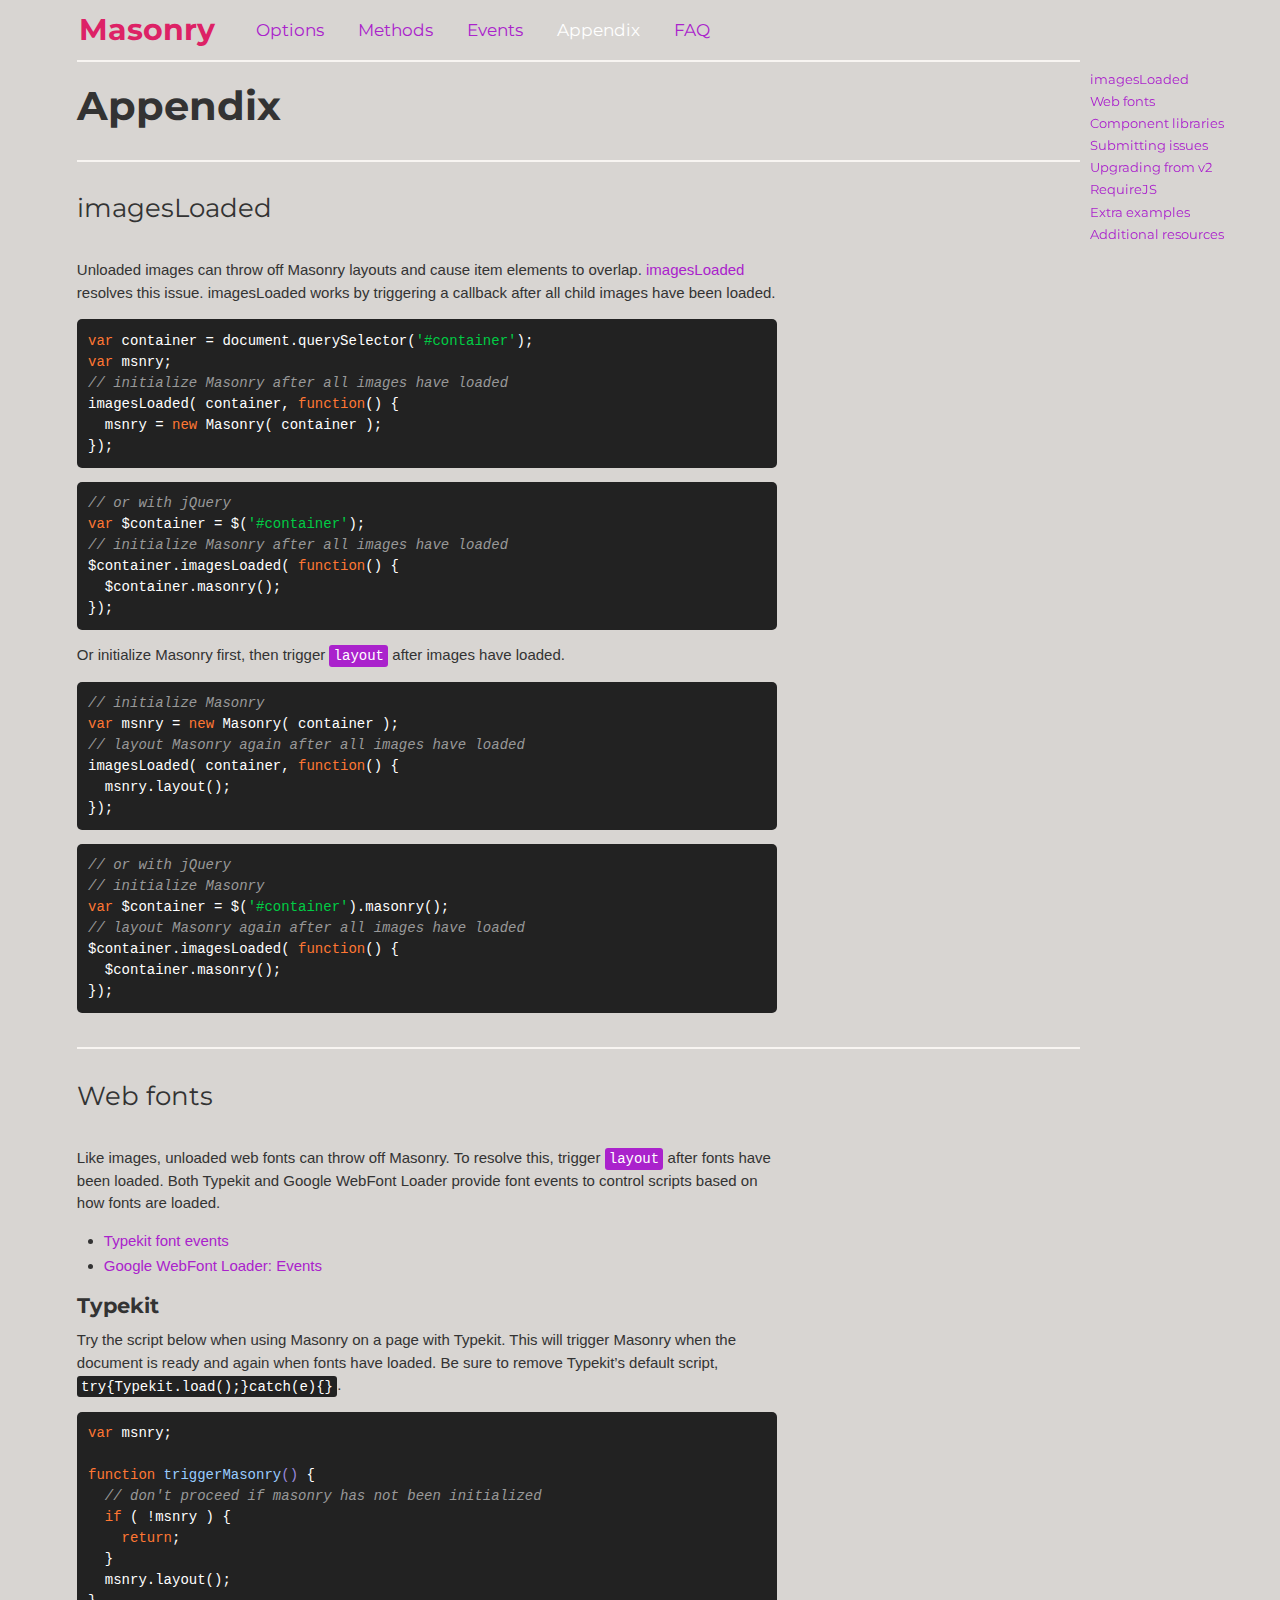
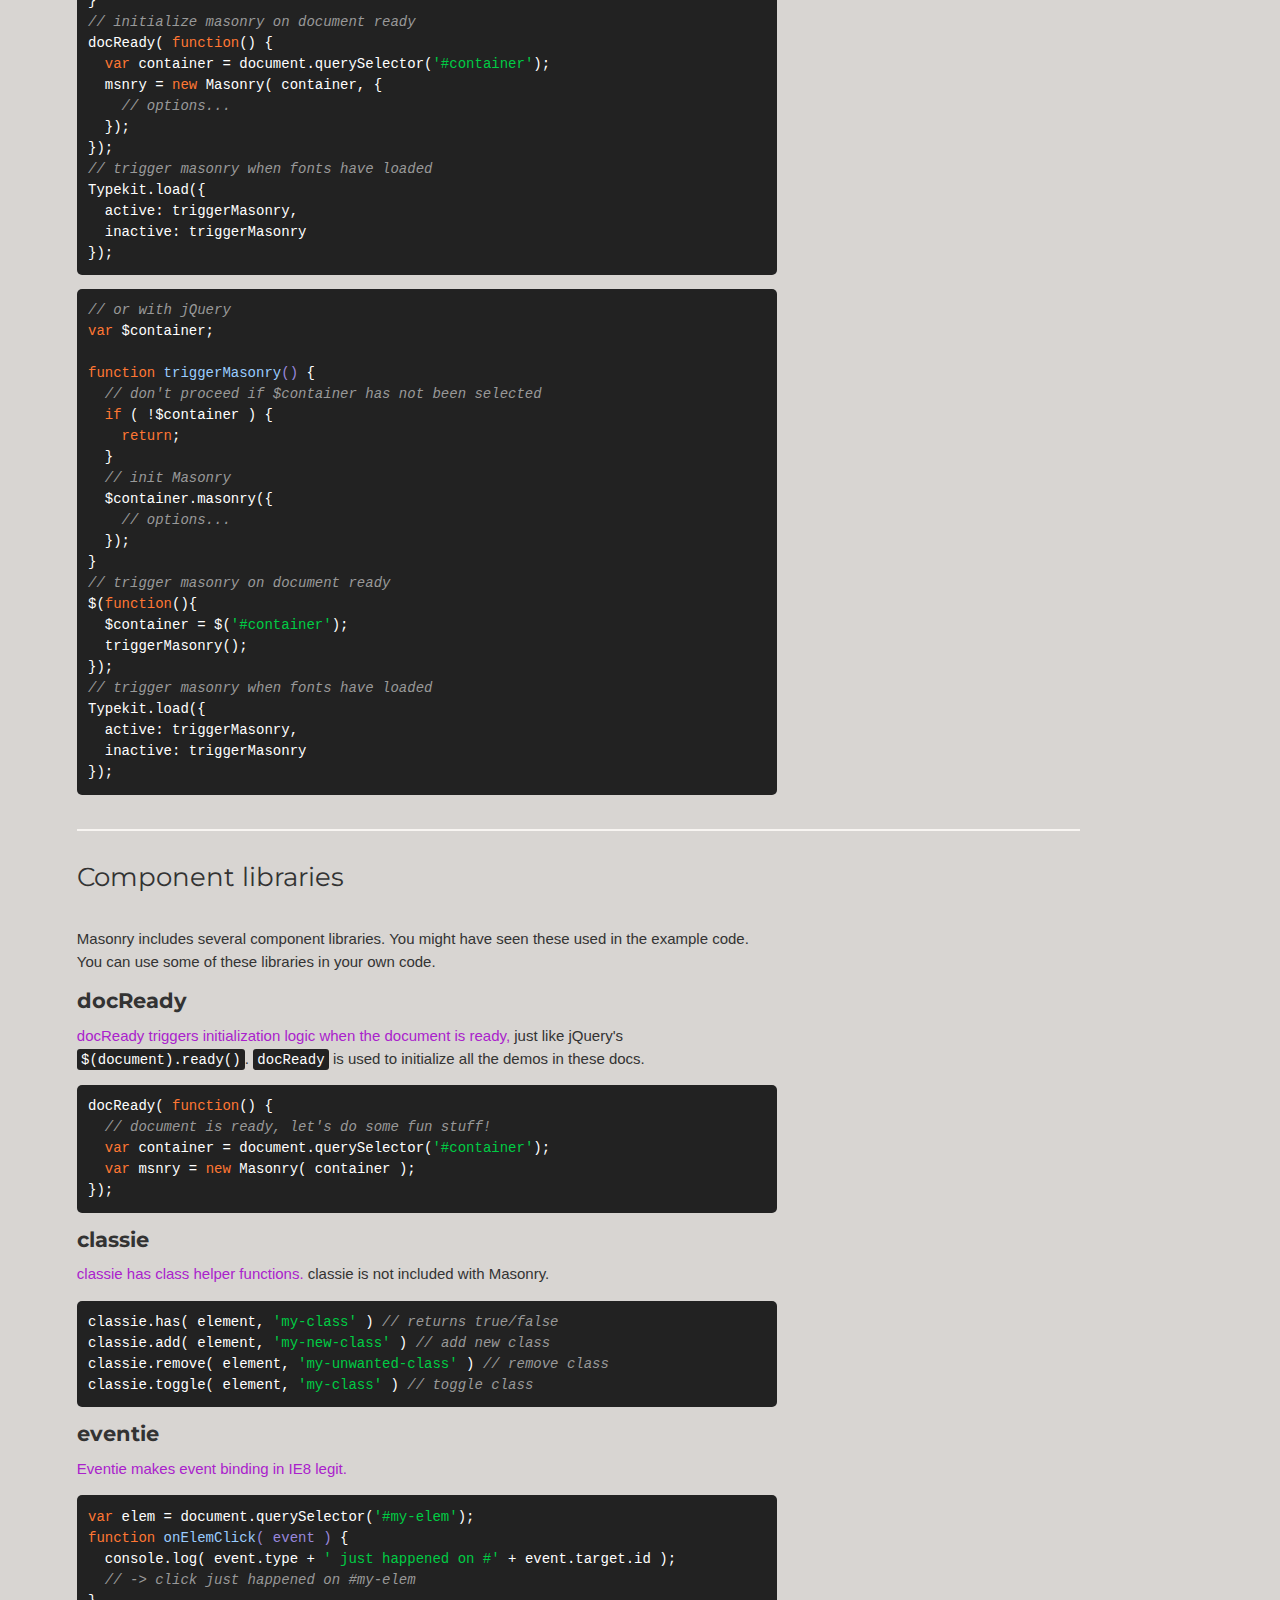
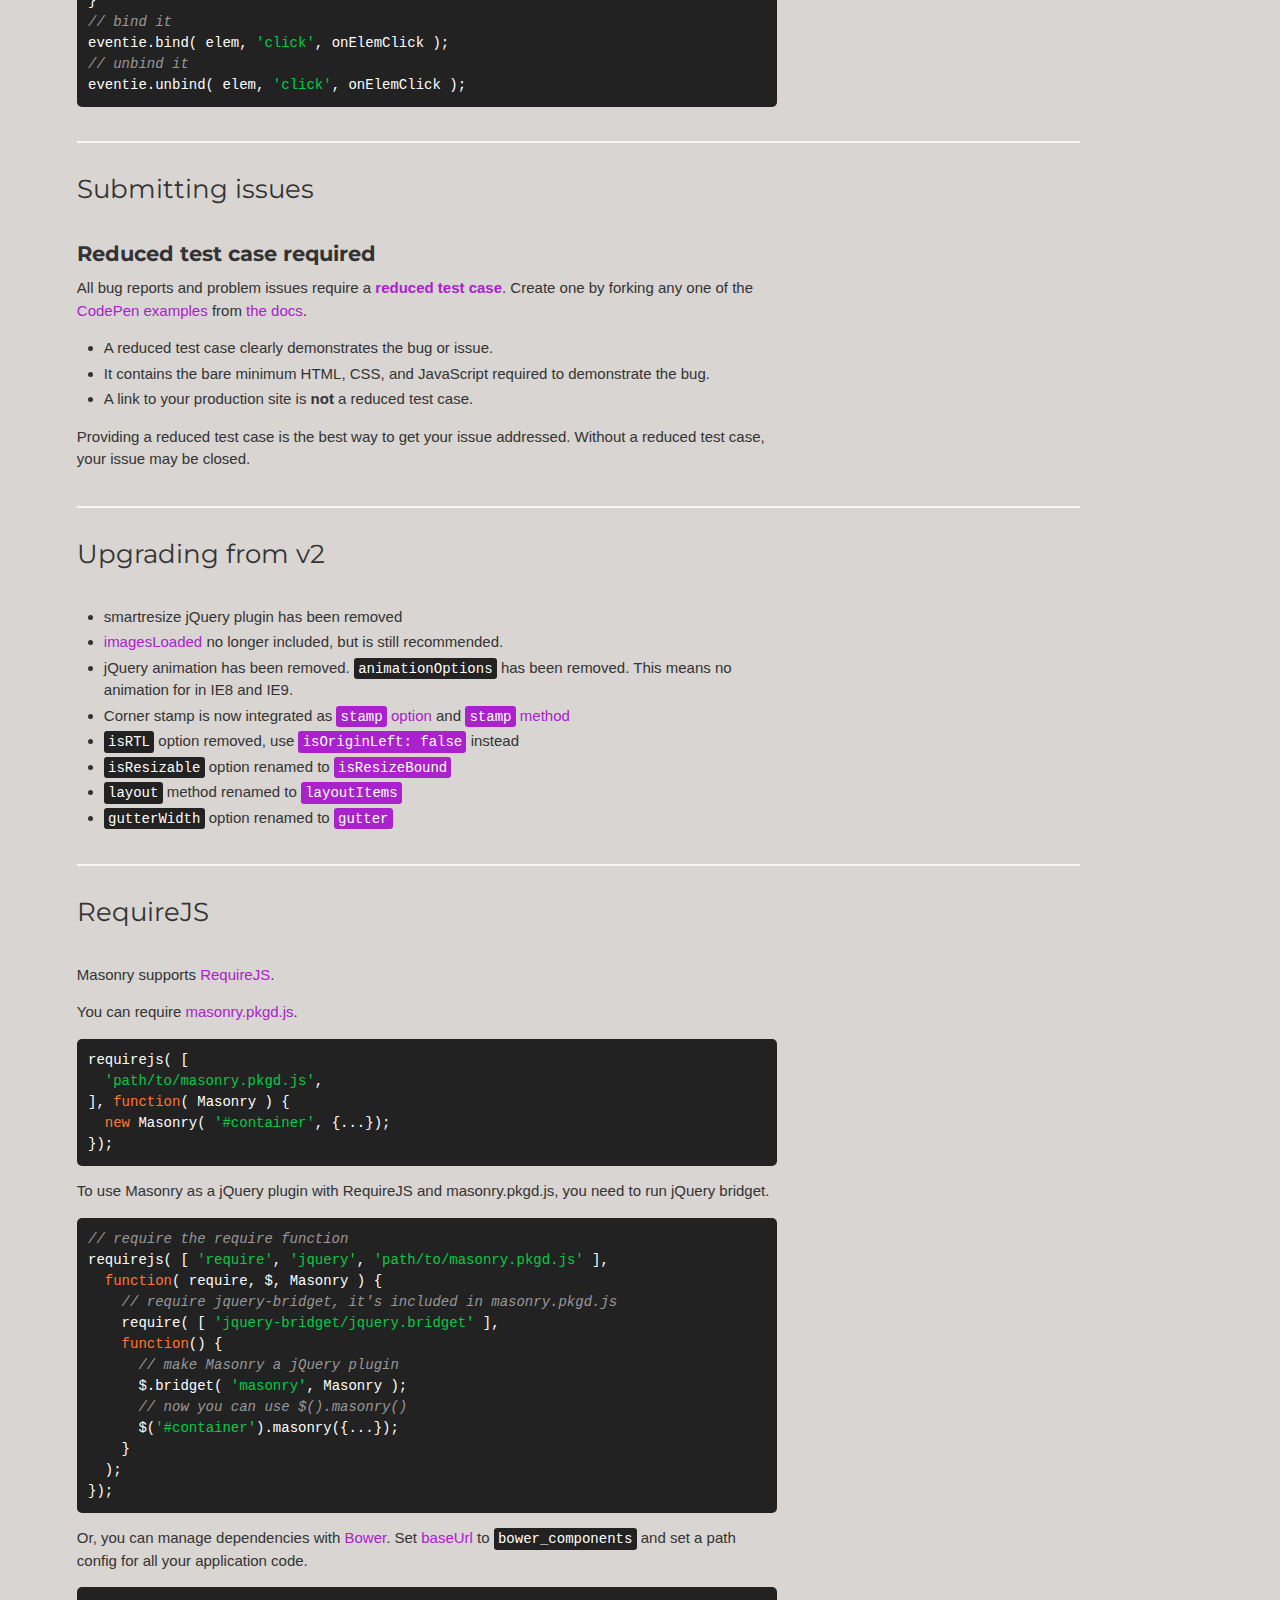
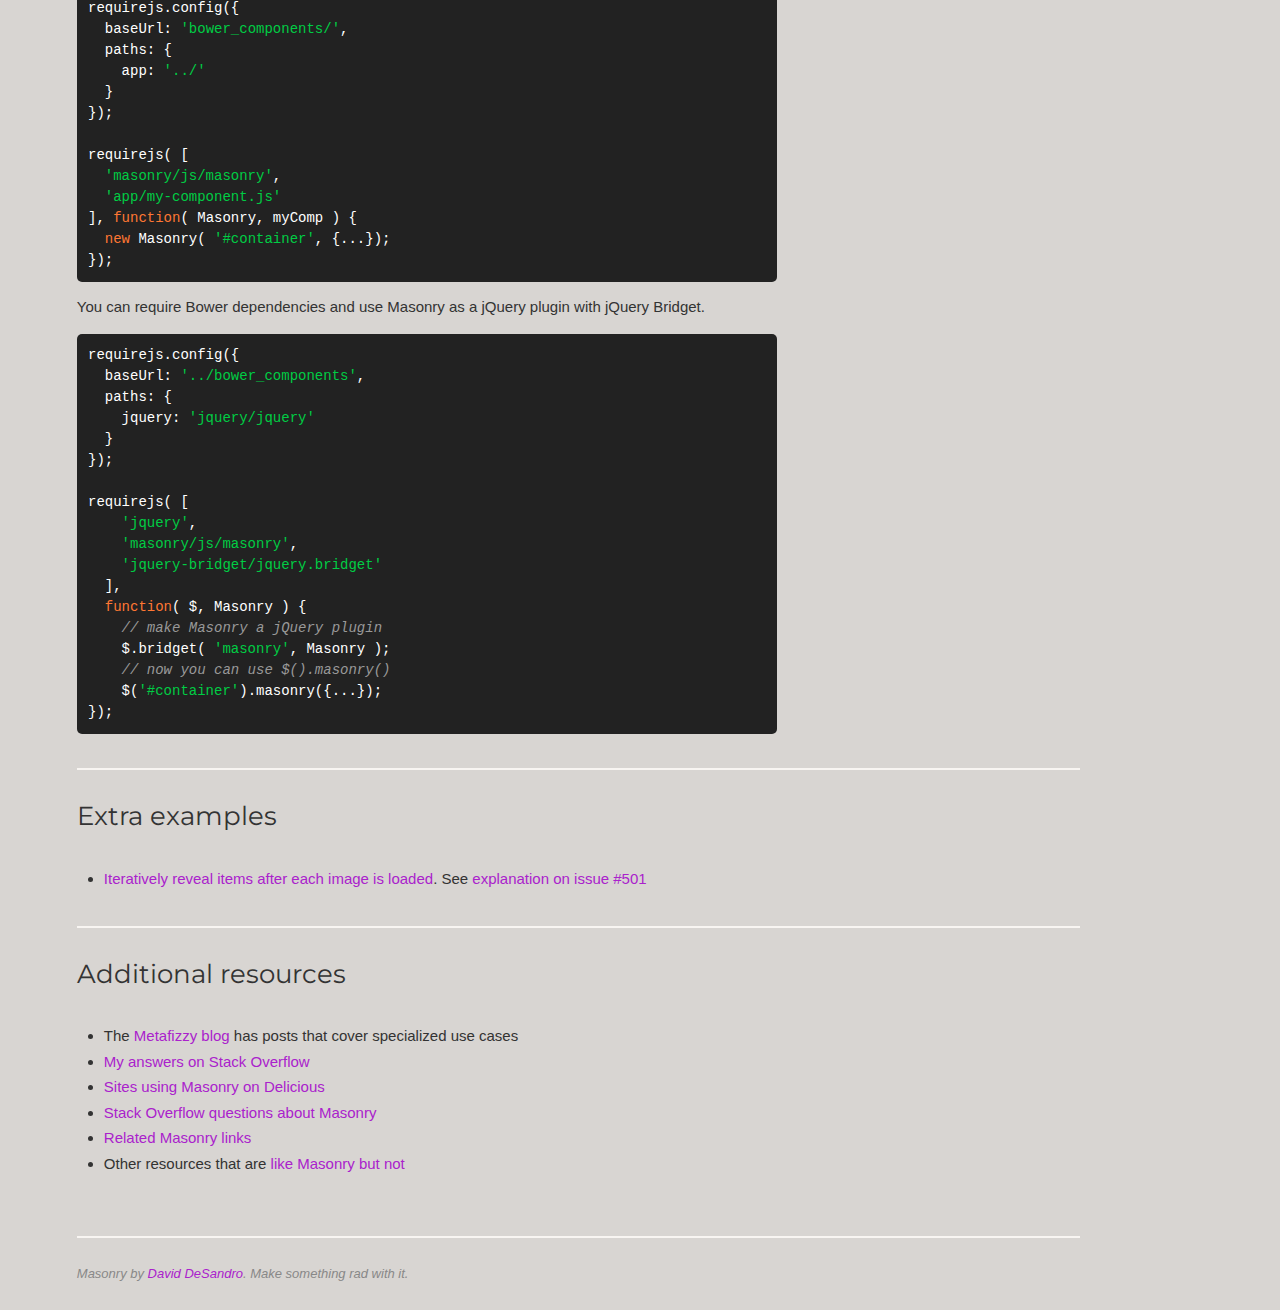
<file: masonry-docs/appendix.html>
<!doctype html>
<!--[if lte IE 8]>     <html class="lt-ie9"> <![endif]-->
<!--[if gt IE 8]><!--> <html class=""> <!--<![endif]-->
<head>
  <meta charset="utf-8" />
  <meta http-equiv="X-UA-Compatible" content="IE=edge,chrome=1" />
  <meta name="viewport" content="width=device-width" />
  <meta name="description" content="Cascading grid layout library" />

  <title>Masonry Appendix</title>

  <link rel="stylesheet" href="http://fonts.googleapis.com/css?family=Montserrat:400,700" />

  
    <!-- DEV MODE - including each .css file -->
    
      <link rel="stylesheet" href="bower_components/normalize-css/normalize.css" />
    
      <link rel="stylesheet" href="css/base.css" />
    
      <link rel="stylesheet" href="css/code.css" />
    
      <link rel="stylesheet" href="css/demos.css" />
    
      <link rel="stylesheet" href="css/footer.css" />
    
      <link rel="stylesheet" href="css/hero.css" />
    
      <link rel="stylesheet" href="css/icons.css" />
    
      <link rel="stylesheet" href="css/index.css" />
    
      <link rel="stylesheet" href="css/layout.css" />
    
      <link rel="stylesheet" href="css/modules.css" />
    
      <link rel="stylesheet" href="css/site-nav.css" />
    
  

  
  <meta name="twitter:card" content="summary" />
  <meta name="twitter:site" content="@desandro" />
  <meta name="twitter:url" content="http://masonry.desandro.com/appendix.html" />
  <meta name="twitter:title" content="Masonry Appendix" />
  <meta name="twitter:description" content="Cascading grid layout library" />

  

</head>
<body class="appendix-page" data-page="appendix">

  <div id="site-nav">
    <div class="primary-content">
      <h1><a href=".">Masonry</a></h1>
      <ol>
        <li class="nav-options"><a href="options.html">Options</a></li>
        <li class="nav-methods"><a href="methods.html">Methods</a></li>
        <li class="nav-events"><a href="events.html">Events</a></li>
        <li class="nav-appendix"><a href="appendix.html">Appendix</a></li>
        <li class="nav-faq"><a href="faq.html">FAQ</a></li>
      </ol>
    </div>
  </div>

  
  

  <div id="content">

    <div class="primary-content">
      
        <h1>Appendix</h1>
        

      
      
        <ul id="page-nav">
          
            <li><a href="#imagesloaded">imagesLoaded</a></li>
          
            <li><a href="#web-fonts">Web fonts</a></li>
          
            <li><a href="#component-libraries">Component libraries</a></li>
          
            <li><a href="#submitting-issues">Submitting issues</a></li>
          
            <li><a href="#upgrading-from-v2">Upgrading from v2</a></li>
          
            <li><a href="#requirejs">RequireJS</a></li>
          
            <li><a href="#extra-examples">Extra examples</a></li>
          
            <li><a href="#additional-resources">Additional resources</a></li>
          
        </ul>
      
    </div>

    
    
<div class="primary-content">

<h2 id="imagesloaded">imagesLoaded</h2>

<p>Unloaded images can throw off Masonry layouts and cause item elements to overlap. <a href="http://imagesloaded.desandro.com">imagesLoaded</a> resolves this issue. imagesLoaded works by triggering a callback after all child images have been loaded.</p>

<pre><code class="js"><span class="keyword">var</span> container = document.querySelector(<span class="string">'#container'</span>);
<span class="keyword">var</span> msnry;
<span class="comment">// initialize Masonry after all images have loaded</span>
imagesLoaded( container, <span class="keyword">function</span>() {
  msnry = <span class="keyword">new</span> Masonry( container );
});</code></pre>

<pre><code class="js"><span class="comment">// or with jQuery</span>
<span class="keyword">var</span> $container = $(<span class="string">'#container'</span>);
<span class="comment">// initialize Masonry after all images have loaded  </span>
$container.imagesLoaded( <span class="keyword">function</span>() {
  $container.masonry();
});</code></pre>


<p>Or initialize Masonry first, then trigger <a href="methods.html#layout"><code>layout</code></a> after images have loaded.</p>

<pre><code class="js"><span class="comment">// initialize Masonry</span>
<span class="keyword">var</span> msnry = <span class="keyword">new</span> Masonry( container );
<span class="comment">// layout Masonry again after all images have loaded</span>
imagesLoaded( container, <span class="keyword">function</span>() {
  msnry.layout();
});</code></pre>

<pre><code class="js"><span class="comment">// or with jQuery</span>
<span class="comment">// initialize Masonry</span>
<span class="keyword">var</span> $container = $(<span class="string">'#container'</span>).masonry();
<span class="comment">// layout Masonry again after all images have loaded</span>
$container.imagesLoaded( <span class="keyword">function</span>() {
  $container.masonry();
});</code></pre>


</div><div class="primary-content">

<h2 id="web-fonts">Web fonts</h2>

<p>Like images, unloaded web fonts can throw off Masonry. To resolve this, trigger <a href="methods.html#layout"><code>layout</code></a> after fonts have been loaded. Both Typekit and Google WebFont Loader provide font events to control scripts based on how fonts are loaded.</p>

<ul>
  <li><a href="http://blog.typekit.com/2010/10/18/more-control-with-typekits-font-events/">Typekit font events</a></li>
  <li><a href="https://developers.google.com/webfonts/docs/webfont_loader#Events">Google WebFont Loader: Events</a></li>
</ul>

<h3 id="typekit">Typekit</h3>

<p>Try the script below when using Masonry on a page with Typekit. This will trigger Masonry when the document is ready and again when fonts have loaded. Be sure to remove Typekit’s default script, <code>try{Typekit.load();}catch(e){}</code>.</p>

<pre><code class="js"><span class="keyword">var</span> msnry;

<span class="function"><span class="keyword">function</span> <span class="title">triggerMasonry</span><span class="params">()</span> {</span>
  <span class="comment">// don't proceed if masonry has not been initialized</span>
  <span class="keyword">if</span> ( !msnry ) {
    <span class="keyword">return</span>;
  }
  msnry.layout();
}
<span class="comment">// initialize masonry on document ready</span>
docReady( <span class="keyword">function</span>() {
  <span class="keyword">var</span> container = document.querySelector(<span class="string">'#container'</span>);
  msnry = <span class="keyword">new</span> Masonry( container, {
    <span class="comment">// options...</span>
  });
});
<span class="comment">// trigger masonry when fonts have loaded</span>
Typekit.load({
  active: triggerMasonry,
  inactive: triggerMasonry
});</code></pre>


<pre><code class="js"><span class="comment">// or with jQuery</span>
<span class="keyword">var</span> $container;

<span class="function"><span class="keyword">function</span> <span class="title">triggerMasonry</span><span class="params">()</span> {</span>
  <span class="comment">// don't proceed if $container has not been selected</span>
  <span class="keyword">if</span> ( !$container ) {
    <span class="keyword">return</span>;
  }
  <span class="comment">// init Masonry</span>
  $container.masonry({
    <span class="comment">// options...</span>
  });
}
<span class="comment">// trigger masonry on document ready</span>
$(<span class="keyword">function</span>(){
  $container = $(<span class="string">'#container'</span>);
  triggerMasonry();
});
<span class="comment">// trigger masonry when fonts have loaded</span>
Typekit.load({
  active: triggerMasonry,
  inactive: triggerMasonry
});</code></pre>


</div><div class="primary-content">

<h2 id="component-libraries">Component libraries</h2>

<p>Masonry includes several component libraries. You might have seen these used in the example code. You can use some of these libraries in your own code.</p>

<h3 id="docready">docReady</h3>

<p><a href="https://github.com/desandro/doc-ready">docReady triggers initialization logic when the document is ready,</a> just like jQuery's <code>$(document).ready()</code>. <code>docReady</code> is used to initialize all the demos in these docs.</p>

<pre><code class="js">docReady( <span class="keyword">function</span>() {
  <span class="comment">// document is ready, let's do some fun stuff!</span>
  <span class="keyword">var</span> container = document.querySelector(<span class="string">'#container'</span>);
  <span class="keyword">var</span> msnry = <span class="keyword">new</span> Masonry( container );
});</code></pre>


<h3 id="classie">classie</h3>

<p><a href="https://github.com/desandro/classie">classie has class helper functions.</a> classie is not included with Masonry.</p>

<pre><code class="js">classie.has( element, <span class="string">'my-class'</span> ) <span class="comment">// returns true/false</span>
classie.add( element, <span class="string">'my-new-class'</span> ) <span class="comment">// add new class</span>
classie.remove( element, <span class="string">'my-unwanted-class'</span> ) <span class="comment">// remove class</span>
classie.toggle( element, <span class="string">'my-class'</span> ) <span class="comment">// toggle class</span></code></pre>


<h3 id="eventie">eventie</h3>

<p><a href="https://github.com/desandro/eventie">Eventie makes event binding in IE8 legit.</a></p>

<pre><code class="js"><span class="keyword">var</span> elem = document.querySelector(<span class="string">'#my-elem'</span>);
<span class="function"><span class="keyword">function</span> <span class="title">onElemClick</span><span class="params">( event )</span> {</span>
  console.log( event.type + <span class="string">' just happened on #'</span> + event.target.id );
  <span class="comment">// -&gt; click just happened on #my-elem</span>
}
<span class="comment">// bind it</span>
eventie.bind( elem, <span class="string">'click'</span>, onElemClick );
<span class="comment">// unbind it</span>
eventie.unbind( elem, <span class="string">'click'</span>, onElemClick );</code></pre>

</div><div id="submitting-issues" class="primary-content">

<h2 id="submitting-issues">Submitting issues</h2>
<h3 id="reduced-test-case-required">Reduced test case required</h3>
<p>All bug reports and problem issues require a <a href="http://css-tricks.com/reduced-test-cases/"><strong>reduced test case</strong></a>. Create one by forking any one of the <a href="http://codepen.io/desandro/tag/masonry-docs">CodePen examples</a> from <a href="http://masonry.desanro.com">the docs</a>.</p>
<ul>
<li>A reduced test case clearly demonstrates the bug or issue.</li>
<li>It contains the bare minimum HTML, CSS, and JavaScript required to demonstrate the bug.</li>
<li>A link to your production site is <strong>not</strong> a reduced test case.</li>
</ul>
<p>Providing a reduced test case is the best way to get your issue addressed. Without a reduced test case, your issue may be closed.</p>


</div><div class="primary-content">

<h2 id="upgrading-from-v2">Upgrading from v2</h2>

<ul>
  <li>smartresize jQuery plugin has been removed</li>
  <li><a href="http://desandro.github.io/imagesloaded/">imagesLoaded</a> no longer included, but is still recommended.</li>
  <li>jQuery animation has been removed. <code>animationOptions</code> has been removed. This means no animation for in IE8 and IE9.</li>
  <li>Corner stamp is now integrated as <a href="options.html#stamp"><code>stamp</code> option</a> and <a href="methods.html#stamp"><code>stamp</code> method</a></li>
  <li><code>isRTL</code> option removed, use <a href="options.html#isoriginleft"><code>isOriginLeft: false</code></a> instead</li>
  <li><code>isResizable</code> option renamed to <a href="options.html#isresizebound"><code>isResizeBound</code></a></li>
  <li><code>layout</code> method renamed to <a href="methods.html#layoutitems"><code>layoutItems</code></a></li>
  <li><code>gutterWidth</code> option renamed to <a href="options.html#gutter"><code>gutter</code></a></li>
</ul>

</div><div class="primary-content">

<h2 id="requirejs">RequireJS</h2>

<p>Masonry supports <a href="http://requirejs.org">RequireJS</a>.</p>

<p>You can require <a href="masonry.pkgd.js">masonry.pkgd.js</a>.</p>

<pre><code class="js">requirejs( [
  <span class="string">'path/to/masonry.pkgd.js'</span>,
], <span class="keyword">function</span>( Masonry ) {
  <span class="keyword">new</span> Masonry( <span class="string">'#container'</span>, {...});
});</code></pre>


<p id="requirejs-pkgd-jquery">To use Masonry as a jQuery plugin with RequireJS and masonry.pkgd.js, you need to run jQuery bridget.</p>


<pre><code class="js"><span class="comment">// require the require function</span>
requirejs( [ <span class="string">'require'</span>, <span class="string">'jquery'</span>, <span class="string">'path/to/masonry.pkgd.js'</span> ],
  <span class="keyword">function</span>( require, $, Masonry ) {
    <span class="comment">// require jquery-bridget, it's included in masonry.pkgd.js</span>
    require( [ <span class="string">'jquery-bridget/jquery.bridget'</span> ],
    <span class="keyword">function</span>() {
      <span class="comment">// make Masonry a jQuery plugin</span>
      $.bridget( <span class="string">'masonry'</span>, Masonry );
      <span class="comment">// now you can use $().masonry()</span>
      $(<span class="string">'#container'</span>).masonry({...});
    }
  );
});</code></pre>


<p id="requirejs-bower">Or, you can manage dependencies with <a href="http://bower.io">Bower</a>. Set <a href="http://requirejs.org/docs/api.html#config-baseUrl">baseUrl</a> to <code>bower_components</code> and set a path config for all your application code.</p>

<pre><code class="js">requirejs.config({
  baseUrl: <span class="string">'bower_components/'</span>,
  paths: {
    app: <span class="string">'../'</span>
  }
});

requirejs( [
  <span class="string">'masonry/js/masonry'</span>,
  <span class="string">'app/my-component.js'</span>
], <span class="keyword">function</span>( Masonry, myComp ) {
  <span class="keyword">new</span> Masonry( <span class="string">'#container'</span>, {...});
});</code></pre>


<p id="requirejs-bower-jquery">You can require Bower dependencies and use Masonry as a jQuery plugin with jQuery Bridget.</p>

<pre><code class="js">requirejs.config({
  baseUrl: <span class="string">'../bower_components'</span>,
  paths: {
    jquery: <span class="string">'jquery/jquery'</span>
  }
});

requirejs( [
    <span class="string">'jquery'</span>,
    <span class="string">'masonry/js/masonry'</span>,
    <span class="string">'jquery-bridget/jquery.bridget'</span>
  ],
  <span class="keyword">function</span>( $, Masonry ) {
    <span class="comment">// make Masonry a jQuery plugin</span>
    $.bridget( <span class="string">'masonry'</span>, Masonry );
    <span class="comment">// now you can use $().masonry()</span>
    $(<span class="string">'#container'</span>).masonry({...});
});</code></pre>


</div><div class="primary-content">

<h2 id="extra-examples">Extra examples</h2>

<ul>
  <li><a href="http://codepen.io/desandro/pen/kwsJb">Iteratively reveal items after each image is loaded</a>. See <a href="https://github.com/desandro/masonry/issues/501#issuecomment-34583942">explanation on issue #501</a></li>
</ul>

</div><div class="primary-content">

<h2 id="additional-resources">Additional resources</h2>

<ul>
  <li>The <a href="http://metafizzy.co/blog/">Metafizzy blog</a> has posts that cover specialized use cases</li>
  <li><a href="http://stackoverflow.com/users/182183/desandro?tab=answers">My answers on Stack Overflow</a></li>
  <li><a href="http://www.delicious.com/desandro/jquerymasonry">Sites using Masonry on Delicious</a></li>
  <li><a href="http://stackoverflow.com/search?q=masonry">Stack Overflow questions about Masonry</a></li>
  <li><a href="http://www.delicious.com/desandro/re:masonry">Related Masonry links</a></li>
  <li>Other resources that are <a href="http://www.delicious.com/desandro/likemasonrybutnot">like Masonry but not</a></li>
</ul>

</div>


  </div>

  <div id="footer">
    <div class="primary-content">
      Masonry by <a href="http://desandro.com">David DeSandro</a>. Make something rad with it.
    </div>
  </div>

<!-- Masonry does NOT require jQuery.
     jQuery is only used to demonstrate Masonry as a jQuery plugin -->
<script src="http://ajax.googleapis.com/ajax/libs/jquery/1.10.0/jquery.min.js"></script>
<script>window.jQuery || document.write('<script src="bower_components/jquery/jquery.min.js"><\/script>')</script>


  <!-- DEV MODE - including each .js file -->
  
    <script src="bower_components/classie/classie.js"></script>
  
    <script src="bower_components/eventie/eventie.js"></script>
  
    <script src="bower_components/doc-ready/doc-ready.js"></script>
  
    <script src="bower_components/get-style-property/get-style-property.js"></script>
  
    <script src="bower_components/eventEmitter/EventEmitter.js"></script>
  
    <script src="bower_components/imagesloaded/imagesloaded.js"></script>
  
    <script src="bower_components/jquery-bridget/jquery.bridget.js"></script>
  
    <script src="bower_components/get-size/get-size.js"></script>
  
    <script src="bower_components/matches-selector/matches-selector.js"></script>
  
    <script src="bower_components/outlayer/item.js"></script>
  
    <script src="bower_components/outlayer/outlayer.js"></script>
  
    <script src="bower_components/masonry/masonry.js"></script>
  
    <script src="js/controller.js"></script>
  
    <script src="js/pages/events.js"></script>
  
    <script src="js/pages/faq.js"></script>
  
    <script src="js/pages/index.js"></script>
  
    <script src="js/pages/methods.js"></script>
  




</body>
</html>
</file>
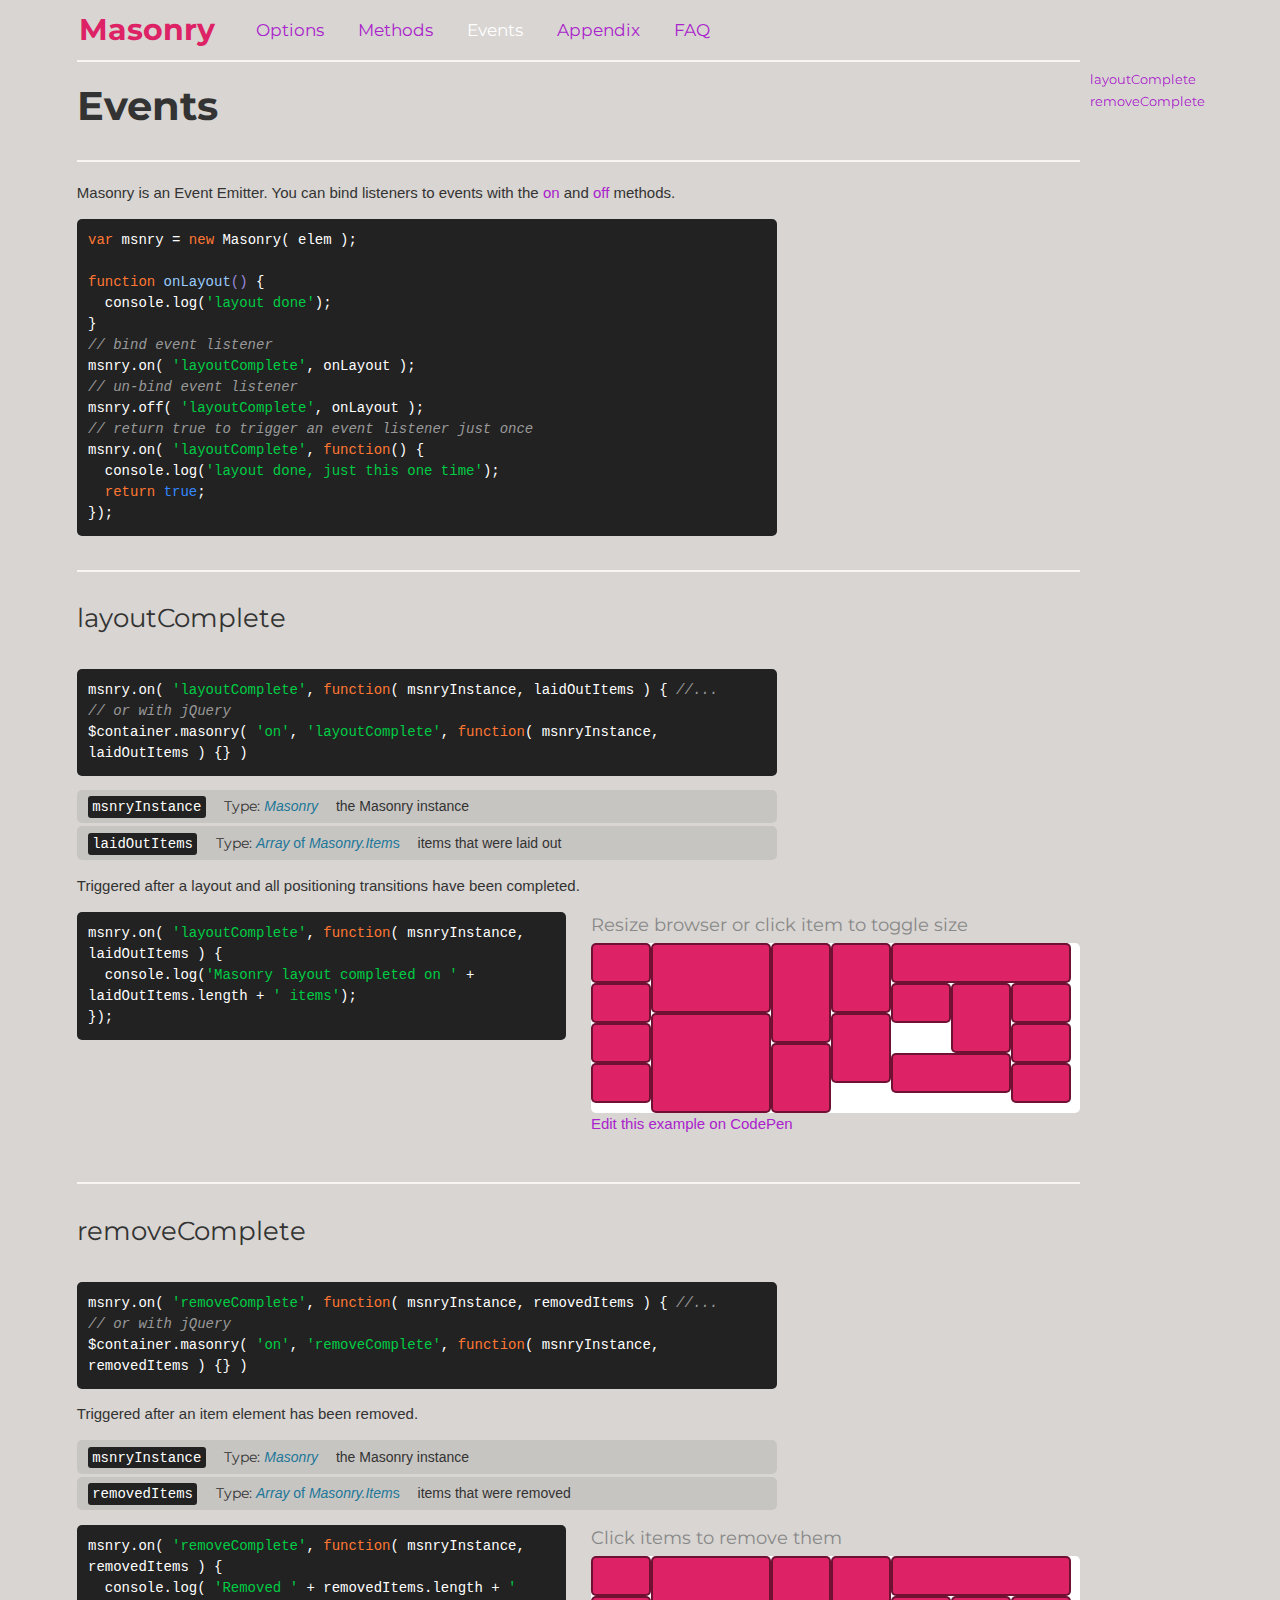
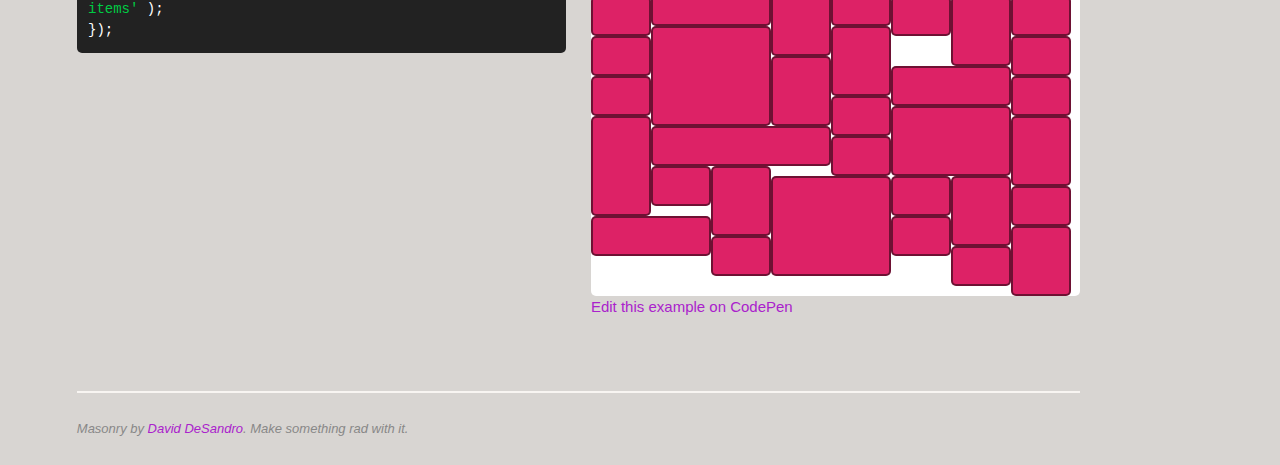
<file: masonry-docs/events.html>
<!doctype html>
<!--[if lte IE 8]>     <html class="lt-ie9"> <![endif]-->
<!--[if gt IE 8]><!--> <html class=""> <!--<![endif]-->
<head>
  <meta charset="utf-8" />
  <meta http-equiv="X-UA-Compatible" content="IE=edge,chrome=1" />
  <meta name="viewport" content="width=device-width" />
  <meta name="description" content="Cascading grid layout library" />

  <title>Masonry Events</title>

  <link rel="stylesheet" href="http://fonts.googleapis.com/css?family=Montserrat:400,700" />

  
    <!-- DEV MODE - including each .css file -->
    
      <link rel="stylesheet" href="bower_components/normalize-css/normalize.css" />
    
      <link rel="stylesheet" href="css/base.css" />
    
      <link rel="stylesheet" href="css/code.css" />
    
      <link rel="stylesheet" href="css/demos.css" />
    
      <link rel="stylesheet" href="css/footer.css" />
    
      <link rel="stylesheet" href="css/hero.css" />
    
      <link rel="stylesheet" href="css/icons.css" />
    
      <link rel="stylesheet" href="css/index.css" />
    
      <link rel="stylesheet" href="css/layout.css" />
    
      <link rel="stylesheet" href="css/modules.css" />
    
      <link rel="stylesheet" href="css/site-nav.css" />
    
  

  
  <meta name="twitter:card" content="summary" />
  <meta name="twitter:site" content="@desandro" />
  <meta name="twitter:url" content="http://masonry.desandro.com/events.html" />
  <meta name="twitter:title" content="Masonry Events" />
  <meta name="twitter:description" content="Cascading grid layout library" />

  

</head>
<body class="events-page" data-page="events">

  <div id="site-nav">
    <div class="primary-content">
      <h1><a href=".">Masonry</a></h1>
      <ol>
        <li class="nav-options"><a href="options.html">Options</a></li>
        <li class="nav-methods"><a href="methods.html">Methods</a></li>
        <li class="nav-events"><a href="events.html">Events</a></li>
        <li class="nav-appendix"><a href="appendix.html">Appendix</a></li>
        <li class="nav-faq"><a href="faq.html">FAQ</a></li>
      </ol>
    </div>
  </div>

  
  

  <div id="content">

    <div class="primary-content">
      
        <h1>Events</h1>
        

      
      
        <ul id="page-nav">
          
            <li><a href="#layoutcomplete">layoutComplete</a></li>
          
            <li><a href="#removecomplete">removeComplete</a></li>
          
        </ul>
      
    </div>

    
    
<div id="notification"></div>

<div class="primary-content">

<p>Masonry is an Event Emitter. You can bind listeners to events with the <a href="methods.html#on">on</a> and <a href="methods.html#off">off</a> methods.</p>

<pre><code class="js"><span class="keyword">var</span> msnry = <span class="keyword">new</span> Masonry( elem );

<span class="function"><span class="keyword">function</span> <span class="title">onLayout</span><span class="params">()</span> {</span>
  console.log(<span class="string">'layout done'</span>);
}
<span class="comment">// bind event listener</span>
msnry.on( <span class="string">'layoutComplete'</span>, onLayout );
<span class="comment">// un-bind event listener</span>
msnry.off( <span class="string">'layoutComplete'</span>, onLayout );
<span class="comment">// return true to trigger an event listener just once</span>
msnry.on( <span class="string">'layoutComplete'</span>, <span class="keyword">function</span>() {
  console.log(<span class="string">'layout done, just this one time'</span>);
  <span class="keyword">return</span> <span class="literal">true</span>;
});</code></pre>


</div><div class="primary-content">

<h2 id="layoutcomplete">layoutComplete</h2>

<pre><code class="js">msnry.on( <span class="string">'layoutComplete'</span>, <span class="keyword">function</span>( msnryInstance, laidOutItems ) { <span class="comment">//...</span>
<span class="comment">// or with jQuery</span>
$container.masonry( <span class="string">'on'</span>, <span class="string">'layoutComplete'</span>, <span class="keyword">function</span>( msnryInstance, laidOutItems ) {} )</code></pre>


<ul class="params">
  <li class="param">
    <h5 class="param-name param-bit"><code>msnryInstance</code></h5>
    <p class="type param-bit">
      <b>Type:</b> <span class="value"><i>Masonry</i></span>
    </p>
    <p class="description param-bit">the Masonry instance</p>
  </li>
  <li class="param">
    <h5 class="param-name param-bit"><code>laidOutItems</code></h5>
    <p class="type param-bit">
      <b>Type:</b> <span class="value"><i>Array</i> of <i>Masonry.Item</i>s</span>
    </p>
    <p class="description param-bit">items that were laid out</p>
  </li>
</ul>

<p>Triggered after a layout and all positioning transitions have been completed.</p>

<div class="row example">
  <div class="cell example-code">
<pre><code class="js">msnry.on( <span class="string">'layoutComplete'</span>, <span class="keyword">function</span>( msnryInstance, laidOutItems ) {
  console.log(<span class="string">'Masonry layout completed on '</span> + laidOutItems.length + <span class="string">' items'</span>);
});</code></pre>

  </div>
  <div id="layout-complete-demo" class="cell demo">
    <p class="instruction">Resize browser or click item to toggle size</p>
    <div class="masonry clickable">
      <div class="item"></div>
<div class="item w2 h2"></div>
<div class="item h3"></div>
<div class="item h2"></div>
<div class="item w3"></div>
<div class="item"></div>
<div class="item"></div>
<div class="item h2"></div>
<div class="item w2 h3"></div>
<div class="item"></div>
<div class="item h2"></div>
<div class="item"></div>
<div class="item w2"></div>
<div class="item"></div>
<div class="item h2"></div>
<div class="item"></div>
<div class="item"></div>

    </div>
    <p class="edit"><a href="http://codepen.io/desandro/pen/htsui">Edit this example on CodePen</a></p>
  </div>
</div>

</div><div class="primary-content">

<h2 id="removecomplete">removeComplete</h2>

<pre><code class="js">msnry.on( <span class="string">'removeComplete'</span>, <span class="keyword">function</span>( msnryInstance, removedItems ) { <span class="comment">//...</span>
<span class="comment">// or with jQuery</span>
$container.masonry( <span class="string">'on'</span>, <span class="string">'removeComplete'</span>, <span class="keyword">function</span>( msnryInstance, removedItems ) {} )</code></pre>


<p>Triggered after an item element has been removed.</p>

<ul class="params">
  <li class="param">
    <h5 class="param-name param-bit"><code>msnryInstance</code></h5>
    <p class="type param-bit">
      <b>Type:</b> <span class="value"><i>Masonry</i></span>
    </p>
    <p class="description param-bit">the Masonry instance</p>
  </li>
  <li class="param">
    <h5 class="param-name param-bit"><code>removedItems</code></h5>
    <p class="type param-bit">
      <b>Type:</b> <span class="value"><i>Array</i> of <i>Masonry.Item</i>s</span>
    </p>
    <p class="description param-bit">items that were removed</p>
  </li>
</ul>

<div class="row example">
  <div class="cell example-code">
<pre><code class="js">msnry.on( <span class="string">'removeComplete'</span>, <span class="keyword">function</span>( msnryInstance, removedItems ) {
  console.log( <span class="string">'Removed '</span> + removedItems.length + <span class="string">' items'</span> );
});</code></pre>

  </div>
  <div id="remove-complete-demo" class="cell demo">
    <p class="instruction">Click items to remove them</p>
    <div class="masonry clickable">
      <div class="item"></div>
<div class="item w2 h2"></div>
<div class="item h3"></div>
<div class="item h2"></div>
<div class="item w3"></div>
<div class="item"></div>
<div class="item"></div>
<div class="item h2"></div>
<div class="item w2 h3"></div>
<div class="item"></div>
<div class="item h2"></div>
<div class="item"></div>
<div class="item w2"></div>
<div class="item"></div>
<div class="item h2"></div>
<div class="item"></div>
<div class="item"></div>

      <div class="item"></div>
<div class="item w2 h2"></div>
<div class="item h3"></div>
<div class="item h2"></div>
<div class="item w3"></div>
<div class="item"></div>
<div class="item"></div>
<div class="item h2"></div>
<div class="item w2 h3"></div>
<div class="item"></div>
<div class="item h2"></div>
<div class="item"></div>
<div class="item w2"></div>
<div class="item"></div>
<div class="item h2"></div>
<div class="item"></div>
<div class="item"></div>

    </div>
    <p class="edit"><a href="http://codepen.io/desandro/pen/JknEe">Edit this example on CodePen</a></p>
  </div>
</div>

</div>


  </div>

  <div id="footer">
    <div class="primary-content">
      Masonry by <a href="http://desandro.com">David DeSandro</a>. Make something rad with it.
    </div>
  </div>

<!-- Masonry does NOT require jQuery.
     jQuery is only used to demonstrate Masonry as a jQuery plugin -->
<script src="http://ajax.googleapis.com/ajax/libs/jquery/1.10.0/jquery.min.js"></script>
<script>window.jQuery || document.write('<script src="bower_components/jquery/jquery.min.js"><\/script>')</script>


  <!-- DEV MODE - including each .js file -->
  
    <script src="bower_components/classie/classie.js"></script>
  
    <script src="bower_components/eventie/eventie.js"></script>
  
    <script src="bower_components/doc-ready/doc-ready.js"></script>
  
    <script src="bower_components/get-style-property/get-style-property.js"></script>
  
    <script src="bower_components/eventEmitter/EventEmitter.js"></script>
  
    <script src="bower_components/imagesloaded/imagesloaded.js"></script>
  
    <script src="bower_components/jquery-bridget/jquery.bridget.js"></script>
  
    <script src="bower_components/get-size/get-size.js"></script>
  
    <script src="bower_components/matches-selector/matches-selector.js"></script>
  
    <script src="bower_components/outlayer/item.js"></script>
  
    <script src="bower_components/outlayer/outlayer.js"></script>
  
    <script src="bower_components/masonry/masonry.js"></script>
  
    <script src="js/controller.js"></script>
  
    <script src="js/pages/events.js"></script>
  
    <script src="js/pages/faq.js"></script>
  
    <script src="js/pages/index.js"></script>
  
    <script src="js/pages/methods.js"></script>
  




</body>
</html>
</file>
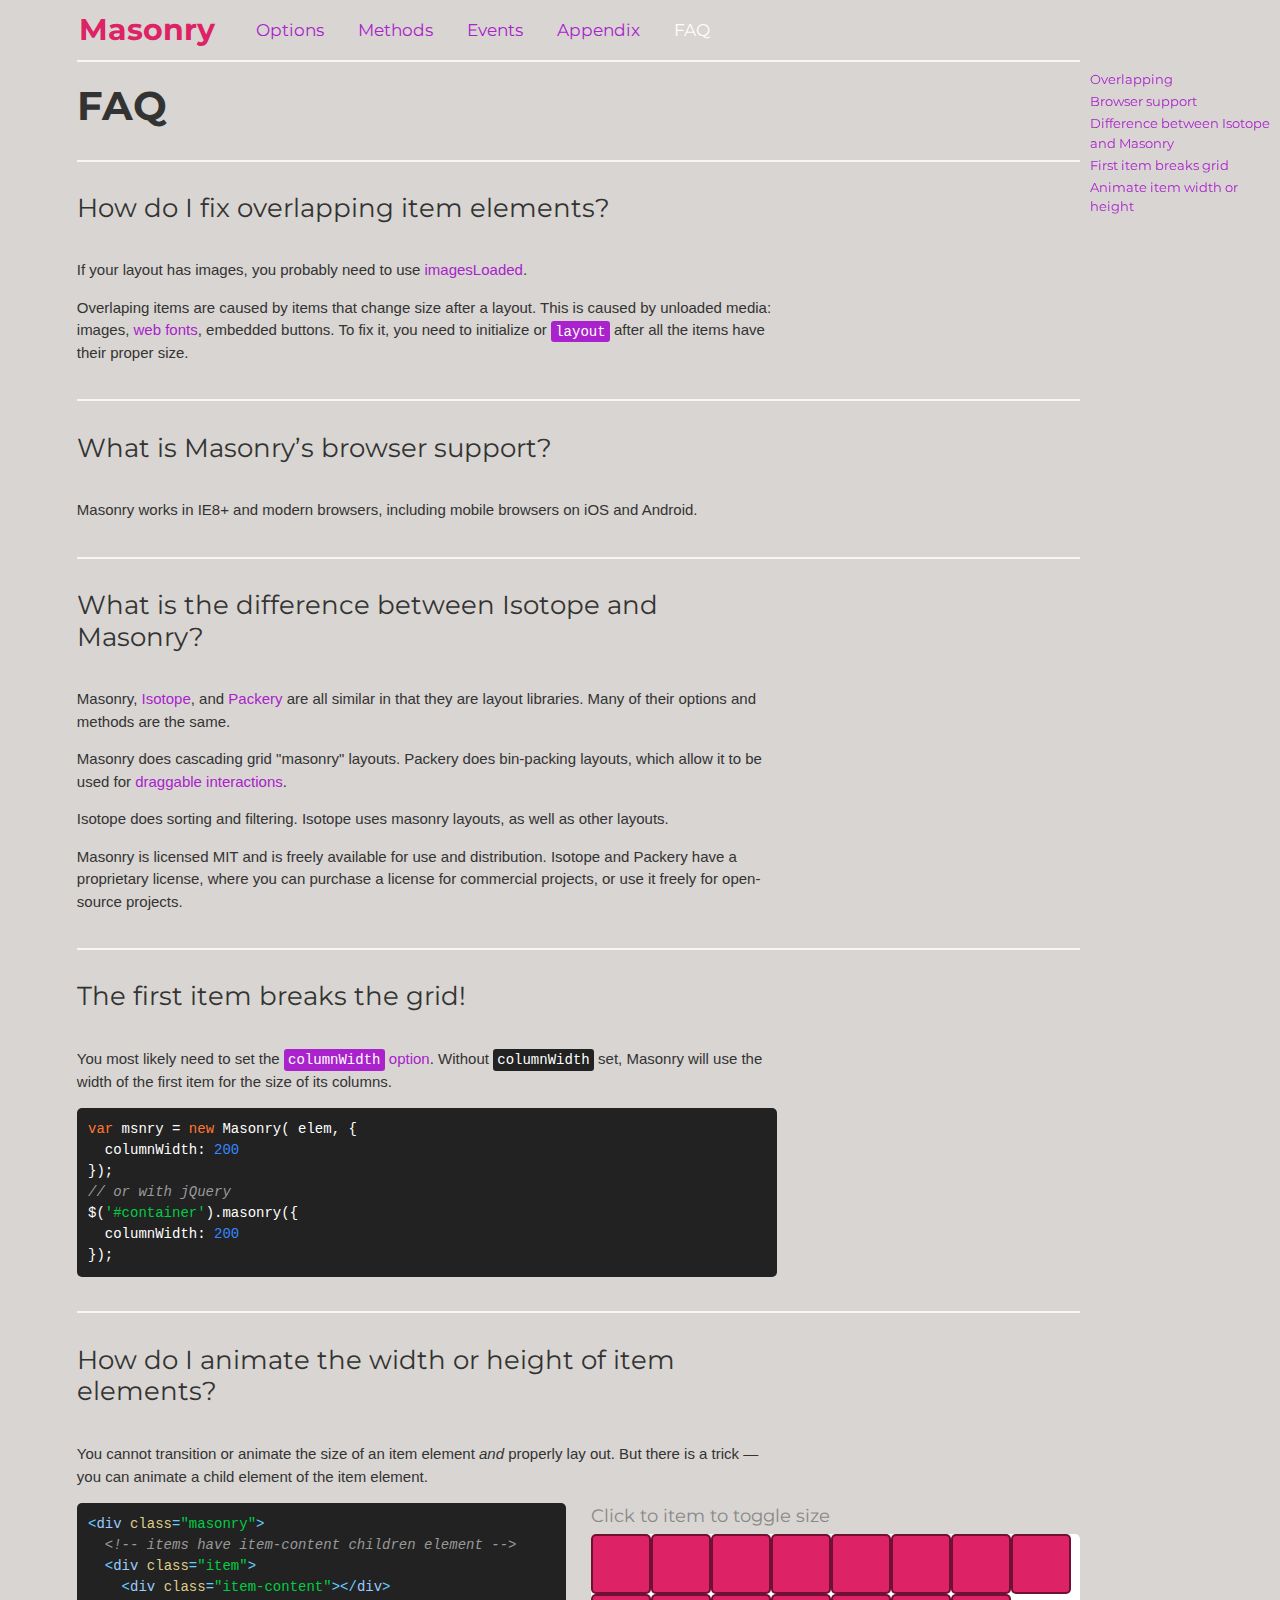
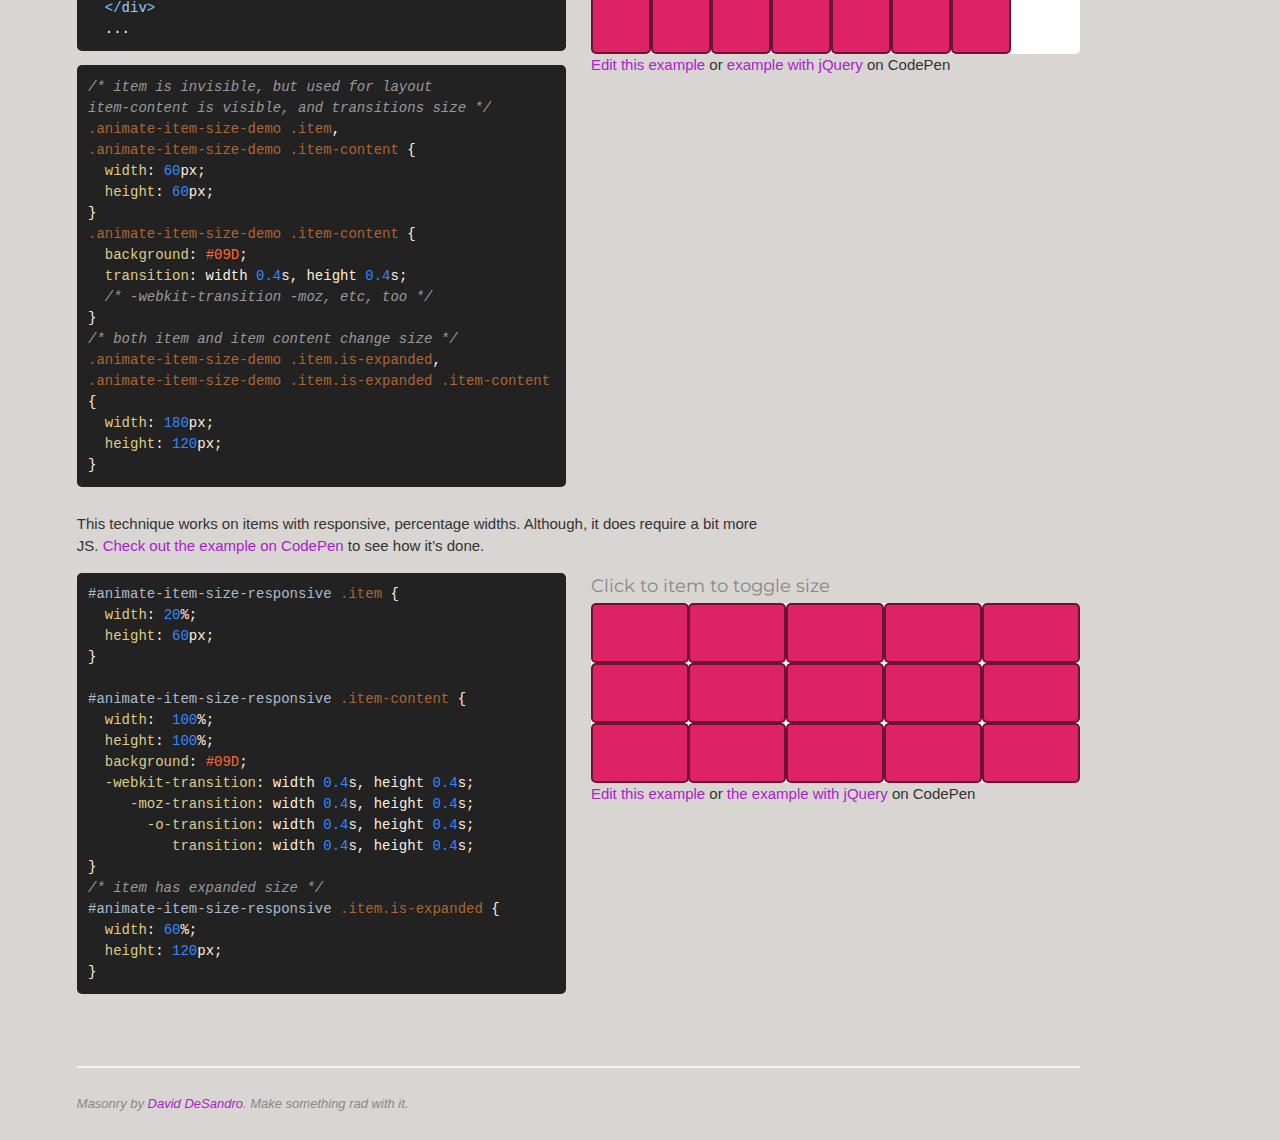
<file: masonry-docs/faq.html>
<!doctype html>
<!--[if lte IE 8]>     <html class="lt-ie9"> <![endif]-->
<!--[if gt IE 8]><!--> <html class=""> <!--<![endif]-->
<head>
  <meta charset="utf-8" />
  <meta http-equiv="X-UA-Compatible" content="IE=edge,chrome=1" />
  <meta name="viewport" content="width=device-width" />
  <meta name="description" content="Cascading grid layout library" />

  <title>Masonry FAQ</title>

  <link rel="stylesheet" href="http://fonts.googleapis.com/css?family=Montserrat:400,700" />

  
    <!-- DEV MODE - including each .css file -->
    
      <link rel="stylesheet" href="bower_components/normalize-css/normalize.css" />
    
      <link rel="stylesheet" href="css/base.css" />
    
      <link rel="stylesheet" href="css/code.css" />
    
      <link rel="stylesheet" href="css/demos.css" />
    
      <link rel="stylesheet" href="css/footer.css" />
    
      <link rel="stylesheet" href="css/hero.css" />
    
      <link rel="stylesheet" href="css/icons.css" />
    
      <link rel="stylesheet" href="css/index.css" />
    
      <link rel="stylesheet" href="css/layout.css" />
    
      <link rel="stylesheet" href="css/modules.css" />
    
      <link rel="stylesheet" href="css/site-nav.css" />
    
  

  
  <meta name="twitter:card" content="summary" />
  <meta name="twitter:site" content="@desandro" />
  <meta name="twitter:url" content="http://masonry.desandro.com/faq.html" />
  <meta name="twitter:title" content="Masonry FAQ" />
  <meta name="twitter:description" content="Cascading grid layout library" />

  

</head>
<body class="faq-page" data-page="faq">

  <div id="site-nav">
    <div class="primary-content">
      <h1><a href=".">Masonry</a></h1>
      <ol>
        <li class="nav-options"><a href="options.html">Options</a></li>
        <li class="nav-methods"><a href="methods.html">Methods</a></li>
        <li class="nav-events"><a href="events.html">Events</a></li>
        <li class="nav-appendix"><a href="appendix.html">Appendix</a></li>
        <li class="nav-faq"><a href="faq.html">FAQ</a></li>
      </ol>
    </div>
  </div>

  
  

  <div id="content">

    <div class="primary-content">
      
        <h1>FAQ</h1>
        

      
      
        <ul id="page-nav">
          
            <li><a href="#overlapping">Overlapping</a></li>
          
            <li><a href="#browser-support">Browser support</a></li>
          
            <li><a href="#difference-between-isotope-and-masonry">Difference between Isotope and Masonry</a></li>
          
            <li><a href="#first-item-breaks-grid">First item breaks grid</a></li>
          
            <li><a href="#animate-item-width-or-height">Animate item width or height</a></li>
          
        </ul>
      
    </div>

    
    

<div class="primary-content">

  <h2 id="overlapping">How do I fix overlapping item elements?</h2>

  <p>If your layout has images, you probably need to use <a href="appendix.html#imagesloaded">imagesLoaded</a>.</p>

  <p>Overlaping items are caused by items that change size after a layout. This is caused by unloaded media: images, <a href="appendix.html#web-fonts">web fonts</a>, embedded buttons. To fix it, you need to initialize or <a href="methods.html#layout"><code>layout</code></a> after all the items have their proper size.</p>

</div><div class="primary-content">

  <h2 id="browser-support">What is Masonry&rsquo;s browser support?</h2>

  <p>Masonry works in IE8+ and modern browsers, including mobile browsers on iOS and Android.</p>

</div><div class="primary-content">

  <h2 id="difference-between-isotope-and-masonry">What is the difference between Isotope and Masonry?</h2>

  <p>Masonry, <a href="http://isotope.metafizzy.co">Isotope</a>, and <a href="http://packery.metafizzy.co">Packery</a> are all similar in that they are layout libraries. Many of their options and methods are the same.</p>

  <p>Masonry does cascading grid "masonry" layouts. Packery does bin-packing layouts, which allow it to be used for <a href="">draggable interactions</a>.</p>

  <p>Isotope does sorting and filtering. Isotope uses masonry layouts, as well as other layouts. </p>

  <p>Masonry is licensed MIT and is freely available for use and distribution. Isotope and Packery have a proprietary license, where you can purchase a license for commercial projects, or use it freely for open-source projects.</p>

</div><div class="primary-content">

<h2 id="first-item-breaks-grid">The first item breaks the grid!</h2>

<p>You most likely need to set the <a href="options.html#columnwidth"><code>columnWidth</code> option</a>. Without <code>columnWidth</code> set, Masonry will use the width of the first item for the size of its columns.</p>

<pre><code class="js"><span class="keyword">var</span> msnry = <span class="keyword">new</span> Masonry( elem, {
  columnWidth: <span class="number">200</span>
});
<span class="comment">// or with jQuery</span>
$(<span class="string">'#container'</span>).masonry({
  columnWidth: <span class="number">200</span>
});</code></pre>



</div><div class="primary-content">

  <h2 id="animate-item-width-or-height">How do I animate the width or height of item elements?</h2>

  <p>You cannot transition or animate the size of an item element <em>and</em> properly lay out. But there is a trick &mdash; you can animate a child element of the item element.</p>

  <div class="row example">
    <div class="cell example-code">
<pre><code class="html"><span class="tag">&lt;<span class="title">div</span> <span class="attribute">class</span>=<span class="value">"masonry"</span>&gt;</span>
  <span class="comment">&lt;!-- items have item-content children element --&gt;</span>
  <span class="tag">&lt;<span class="title">div</span> <span class="attribute">class</span>=<span class="value">"item"</span>&gt;</span>
    <span class="tag">&lt;<span class="title">div</span> <span class="attribute">class</span>=<span class="value">"item-content"</span>&gt;</span><span class="tag">&lt;/<span class="title">div</span>&gt;</span>
  <span class="tag">&lt;/<span class="title">div</span>&gt;</span>
  ...</code></pre>

<pre><code class="css"><span class="comment">/* item is invisible, but used for layout
item-content is visible, and transitions size */</span>
<span class="class">.animate-item-size-demo</span> <span class="class">.item</span>,
<span class="class">.animate-item-size-demo</span> <span class="class">.item-content</span> <span class="rules">{
  <span class="rule"><span class="attribute">width</span>:<span class="value"> <span class="number">60</span>px;</span></span>
  <span class="rule"><span class="attribute">height</span>:<span class="value"> <span class="number">60</span>px;</span></span>
<span class="rule">}</span></span>
<span class="class">.animate-item-size-demo</span> <span class="class">.item-content</span> <span class="rules">{
  <span class="rule"><span class="attribute">background</span>:<span class="value"> <span class="hexcolor">#09D</span>;</span></span>
  <span class="rule"><span class="attribute">transition</span>:<span class="value"> width <span class="number">0.4</span>s, height <span class="number">0.4</span>s;</span></span>
  <span class="comment">/* -webkit-transition -moz, etc, too */</span>
<span class="rule">}</span></span>
<span class="comment">/* both item and item content change size */</span>
<span class="class">.animate-item-size-demo</span> <span class="class">.item</span><span class="class">.is-expanded</span>,
<span class="class">.animate-item-size-demo</span> <span class="class">.item</span><span class="class">.is-expanded</span> <span class="class">.item-content</span> <span class="rules">{
  <span class="rule"><span class="attribute">width</span>:<span class="value"> <span class="number">180</span>px;</span></span>
  <span class="rule"><span class="attribute">height</span>:<span class="value"> <span class="number">120</span>px;</span></span>
<span class="rule">}</span></span></code></pre>

    </div>
    <div id="animate-item-size" class="cell demo">
      <p class="instruction">Click to item to toggle size</p>
      <div class="masonry clickable animate-item-size-demo">
          <div class="item">
    <div class="item-content"></div>
  </div>
  <div class="item">
    <div class="item-content"></div>
  </div>
  <div class="item">
    <div class="item-content"></div>
  </div>
  <div class="item">
    <div class="item-content"></div>
  </div>
  <div class="item">
    <div class="item-content"></div>
  </div>
  <div class="item">
    <div class="item-content"></div>
  </div>
  <div class="item">
    <div class="item-content"></div>
  </div>
  <div class="item">
    <div class="item-content"></div>
  </div>
  <div class="item">
    <div class="item-content"></div>
  </div>
  <div class="item">
    <div class="item-content"></div>
  </div>
  <div class="item">
    <div class="item-content"></div>
  </div>
  <div class="item">
    <div class="item-content"></div>
  </div>
  <div class="item">
    <div class="item-content"></div>
  </div>
  <div class="item">
    <div class="item-content"></div>
  </div>
  <div class="item">
    <div class="item-content"></div>
  </div>

      </div>
      <p class="edit"><a href="http://codepen.io/desandro/pen/ILbJy">Edit this example</a> or <a href="http://codepen.io/desandro/pen/daKBo">example with jQuery</a>  on CodePen</p>
    </div>
  </div>

  <p>This technique works on items with responsive, percentage widths. Although, it does require a bit more JS. <a href="http://codepen.io/desandro/pen/jGJKL">Check out the example on CodePen</a> to see how it&rsquo;s done.</p>

  <div class="row example">
    <div class="cell example-code">
<pre><code class="css"><span class="id">#animate-item-size-responsive</span> <span class="class">.item</span> <span class="rules">{
  <span class="rule"><span class="attribute">width</span>:<span class="value"> <span class="number">20</span>%;</span></span>
  <span class="rule"><span class="attribute">height</span>:<span class="value"> <span class="number">60</span>px;</span></span>
<span class="rule">}</span></span>

<span class="id">#animate-item-size-responsive</span> <span class="class">.item-content</span> <span class="rules">{
  <span class="rule"><span class="attribute">width</span>:<span class="value">  <span class="number">100</span>%;</span></span>
  <span class="rule"><span class="attribute">height</span>:<span class="value"> <span class="number">100</span>%;</span></span>
  <span class="rule"><span class="attribute">background</span>:<span class="value"> <span class="hexcolor">#09D</span>;</span></span>
  <span class="rule"><span class="attribute">-webkit-transition</span>:<span class="value"> width <span class="number">0.4</span>s, height <span class="number">0.4</span>s;</span></span>
     <span class="rule"><span class="attribute">-moz-transition</span>:<span class="value"> width <span class="number">0.4</span>s, height <span class="number">0.4</span>s;</span></span>
       <span class="rule"><span class="attribute">-o-transition</span>:<span class="value"> width <span class="number">0.4</span>s, height <span class="number">0.4</span>s;</span></span>
          <span class="rule"><span class="attribute">transition</span>:<span class="value"> width <span class="number">0.4</span>s, height <span class="number">0.4</span>s;</span></span>
<span class="rule">}</span></span>
<span class="comment">/* item has expanded size */</span>
<span class="id">#animate-item-size-responsive</span> <span class="class">.item</span><span class="class">.is-expanded</span> <span class="rules">{
  <span class="rule"><span class="attribute">width</span>:<span class="value"> <span class="number">60</span>%;</span></span>
  <span class="rule"><span class="attribute">height</span>:<span class="value"> <span class="number">120</span>px;</span></span>
<span class="rule">}</span></span></code></pre>

    </div>
    <div id="animate-item-size-responsive" class="cell demo">
      <p class="instruction">Click to item to toggle size</p>
      <div class="masonry clickable animate-item-size-demo">
        <div class="grid-sizer"></div>
          <div class="item">
    <div class="item-content"></div>
  </div>
  <div class="item">
    <div class="item-content"></div>
  </div>
  <div class="item">
    <div class="item-content"></div>
  </div>
  <div class="item">
    <div class="item-content"></div>
  </div>
  <div class="item">
    <div class="item-content"></div>
  </div>
  <div class="item">
    <div class="item-content"></div>
  </div>
  <div class="item">
    <div class="item-content"></div>
  </div>
  <div class="item">
    <div class="item-content"></div>
  </div>
  <div class="item">
    <div class="item-content"></div>
  </div>
  <div class="item">
    <div class="item-content"></div>
  </div>
  <div class="item">
    <div class="item-content"></div>
  </div>
  <div class="item">
    <div class="item-content"></div>
  </div>
  <div class="item">
    <div class="item-content"></div>
  </div>
  <div class="item">
    <div class="item-content"></div>
  </div>
  <div class="item">
    <div class="item-content"></div>
  </div>

      </div>
      <p class="edit"><a href="http://codepen.io/desandro/pen/BnCqy">Edit this example</a> or <a href="http://codepen.io/desandro/pen/JFpIB"> the example with jQuery</a> on CodePen</p>
    </div>

  </div>

</div>

  </div>

  <div id="footer">
    <div class="primary-content">
      Masonry by <a href="http://desandro.com">David DeSandro</a>. Make something rad with it.
    </div>
  </div>

<!-- Masonry does NOT require jQuery.
     jQuery is only used to demonstrate Masonry as a jQuery plugin -->
<script src="http://ajax.googleapis.com/ajax/libs/jquery/1.10.0/jquery.min.js"></script>
<script>window.jQuery || document.write('<script src="bower_components/jquery/jquery.min.js"><\/script>')</script>


  <!-- DEV MODE - including each .js file -->
  
    <script src="bower_components/classie/classie.js"></script>
  
    <script src="bower_components/eventie/eventie.js"></script>
  
    <script src="bower_components/doc-ready/doc-ready.js"></script>
  
    <script src="bower_components/get-style-property/get-style-property.js"></script>
  
    <script src="bower_components/eventEmitter/EventEmitter.js"></script>
  
    <script src="bower_components/imagesloaded/imagesloaded.js"></script>
  
    <script src="bower_components/jquery-bridget/jquery.bridget.js"></script>
  
    <script src="bower_components/get-size/get-size.js"></script>
  
    <script src="bower_components/matches-selector/matches-selector.js"></script>
  
    <script src="bower_components/outlayer/item.js"></script>
  
    <script src="bower_components/outlayer/outlayer.js"></script>
  
    <script src="bower_components/masonry/masonry.js"></script>
  
    <script src="js/controller.js"></script>
  
    <script src="js/pages/events.js"></script>
  
    <script src="js/pages/faq.js"></script>
  
    <script src="js/pages/index.js"></script>
  
    <script src="js/pages/methods.js"></script>
  




</body>
</html>
</file>
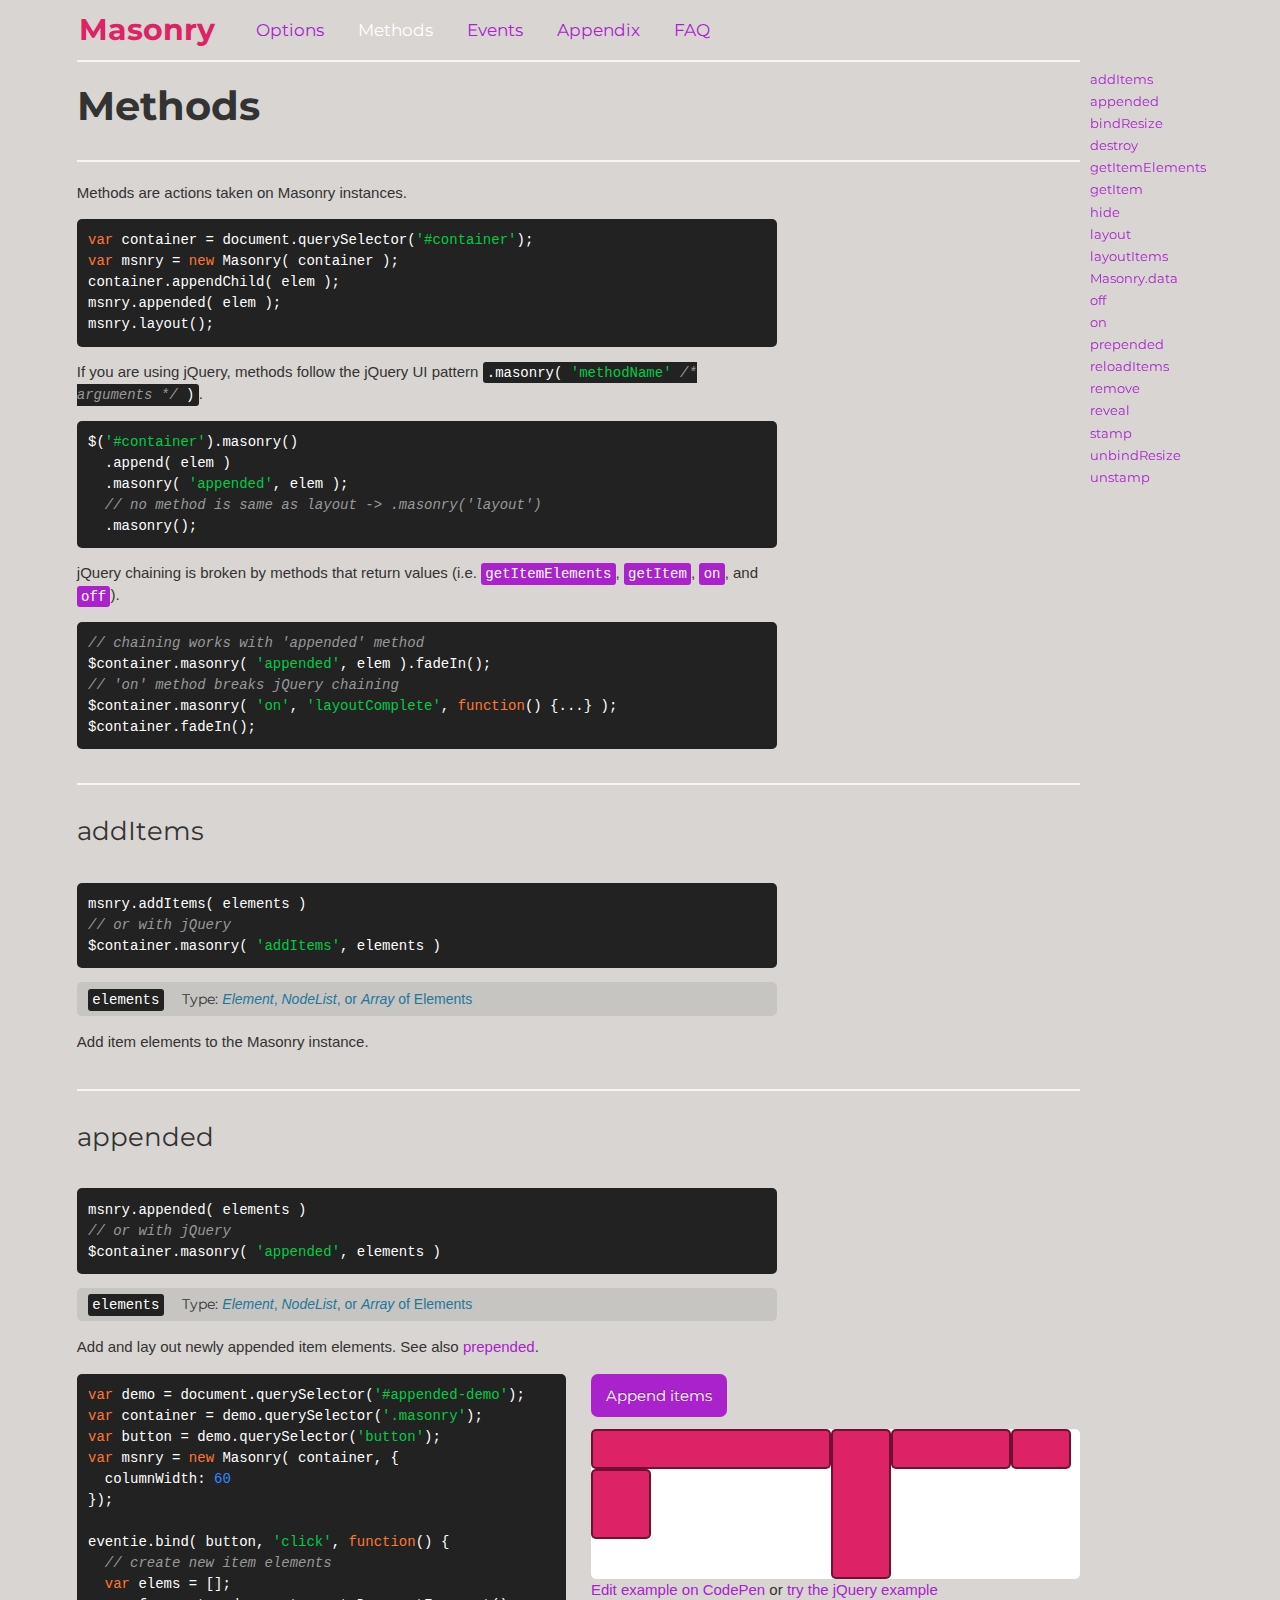
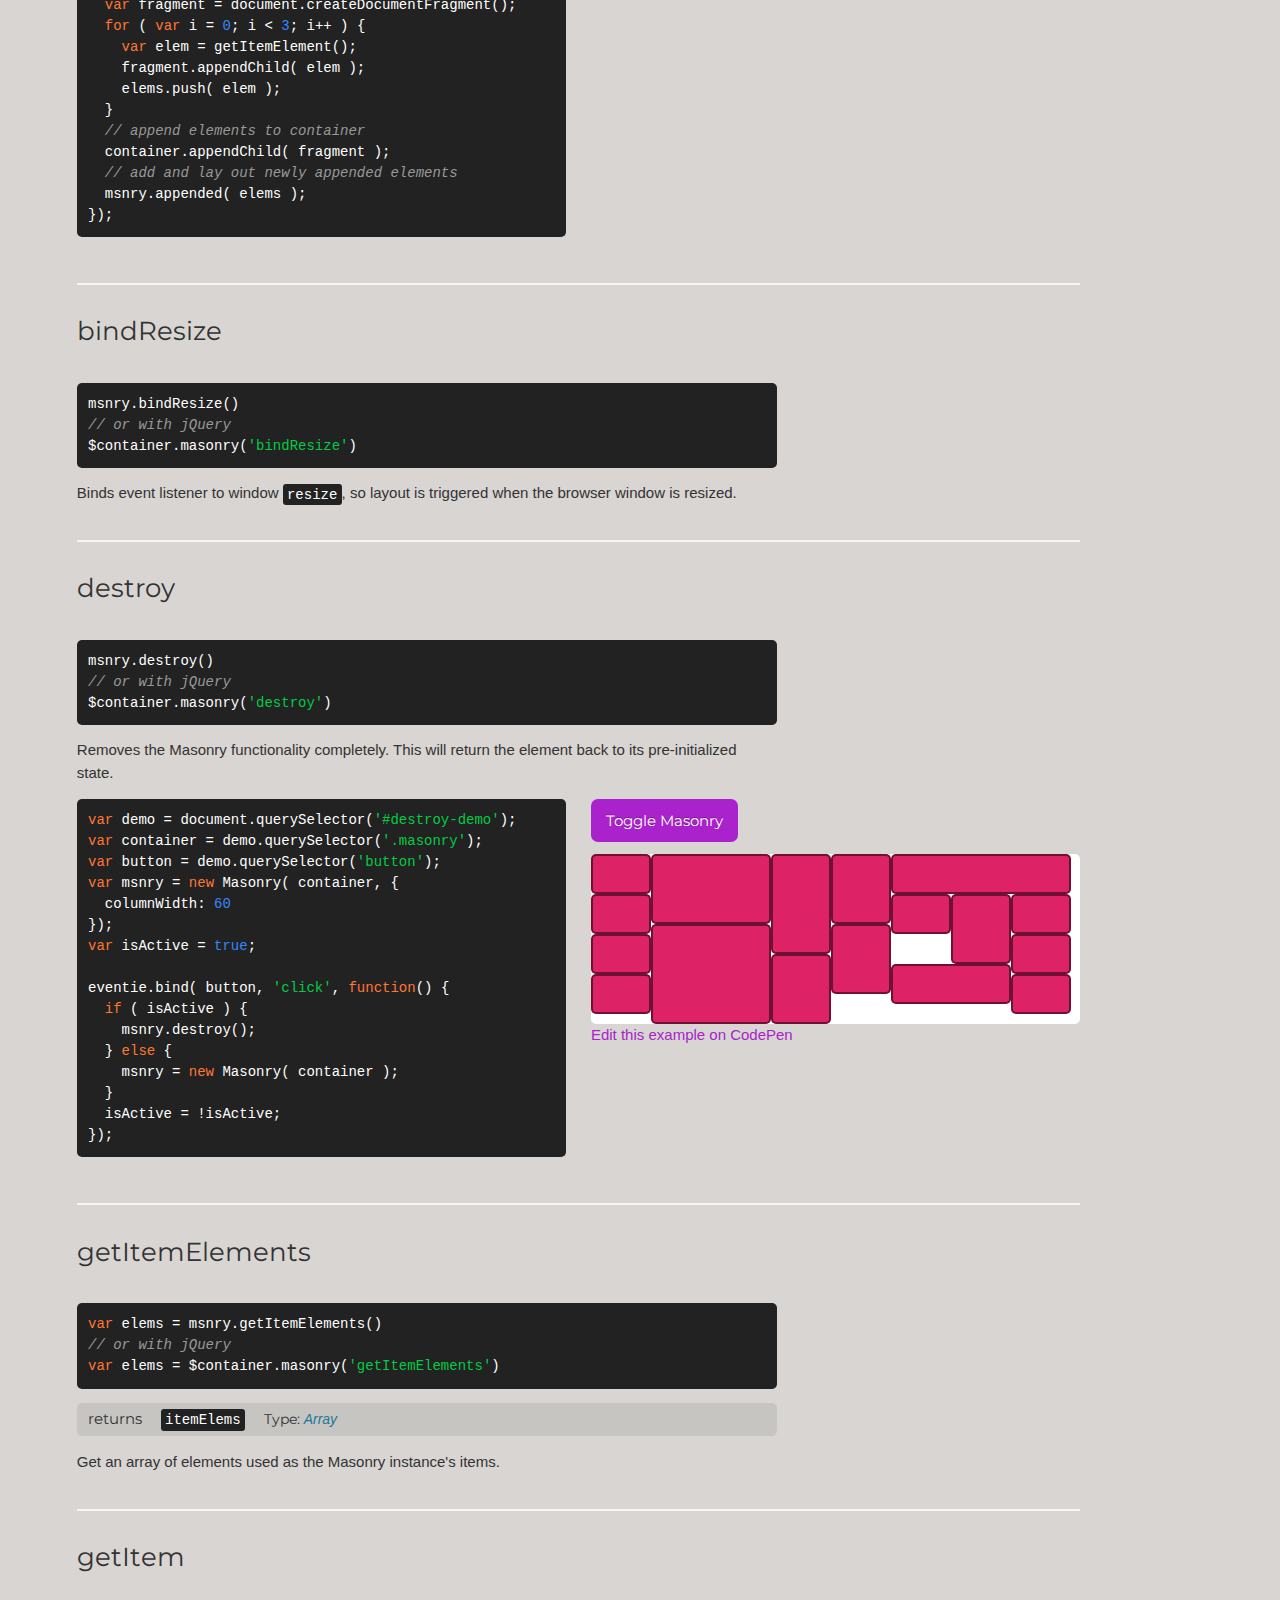
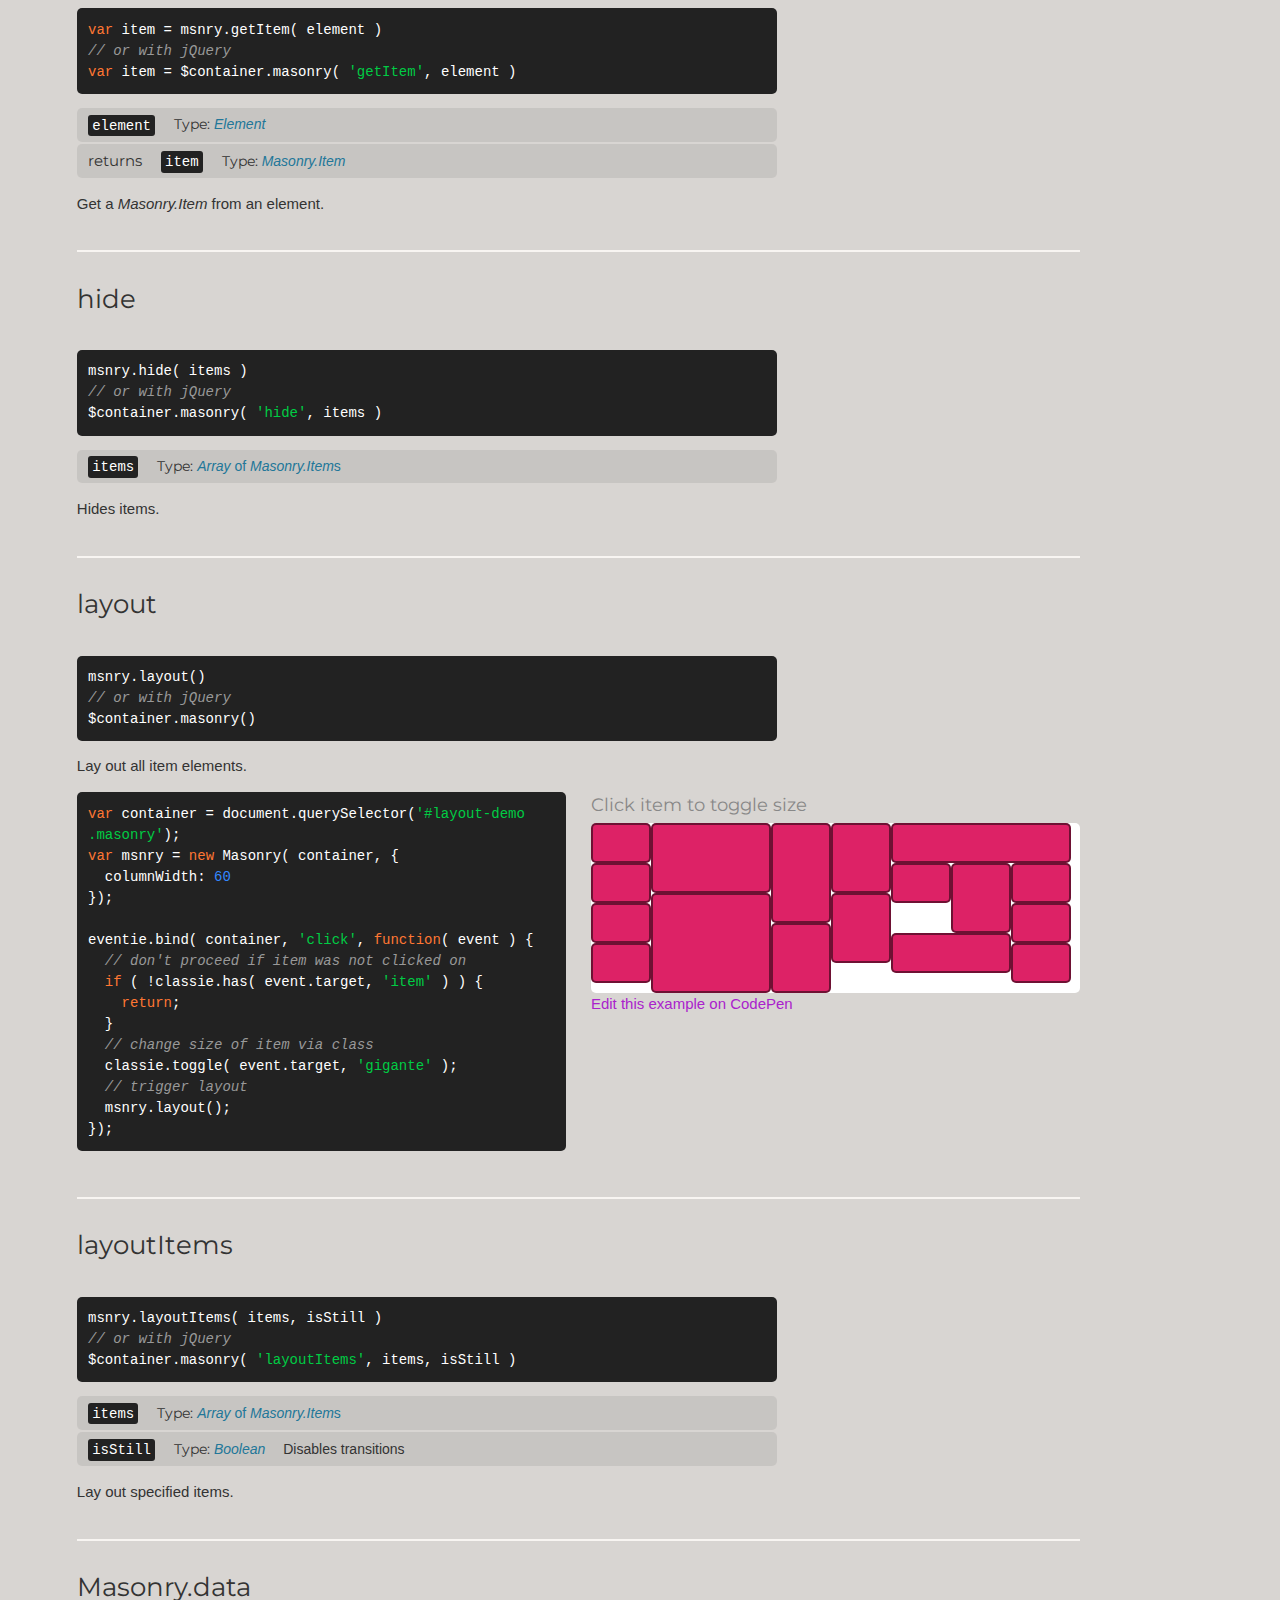
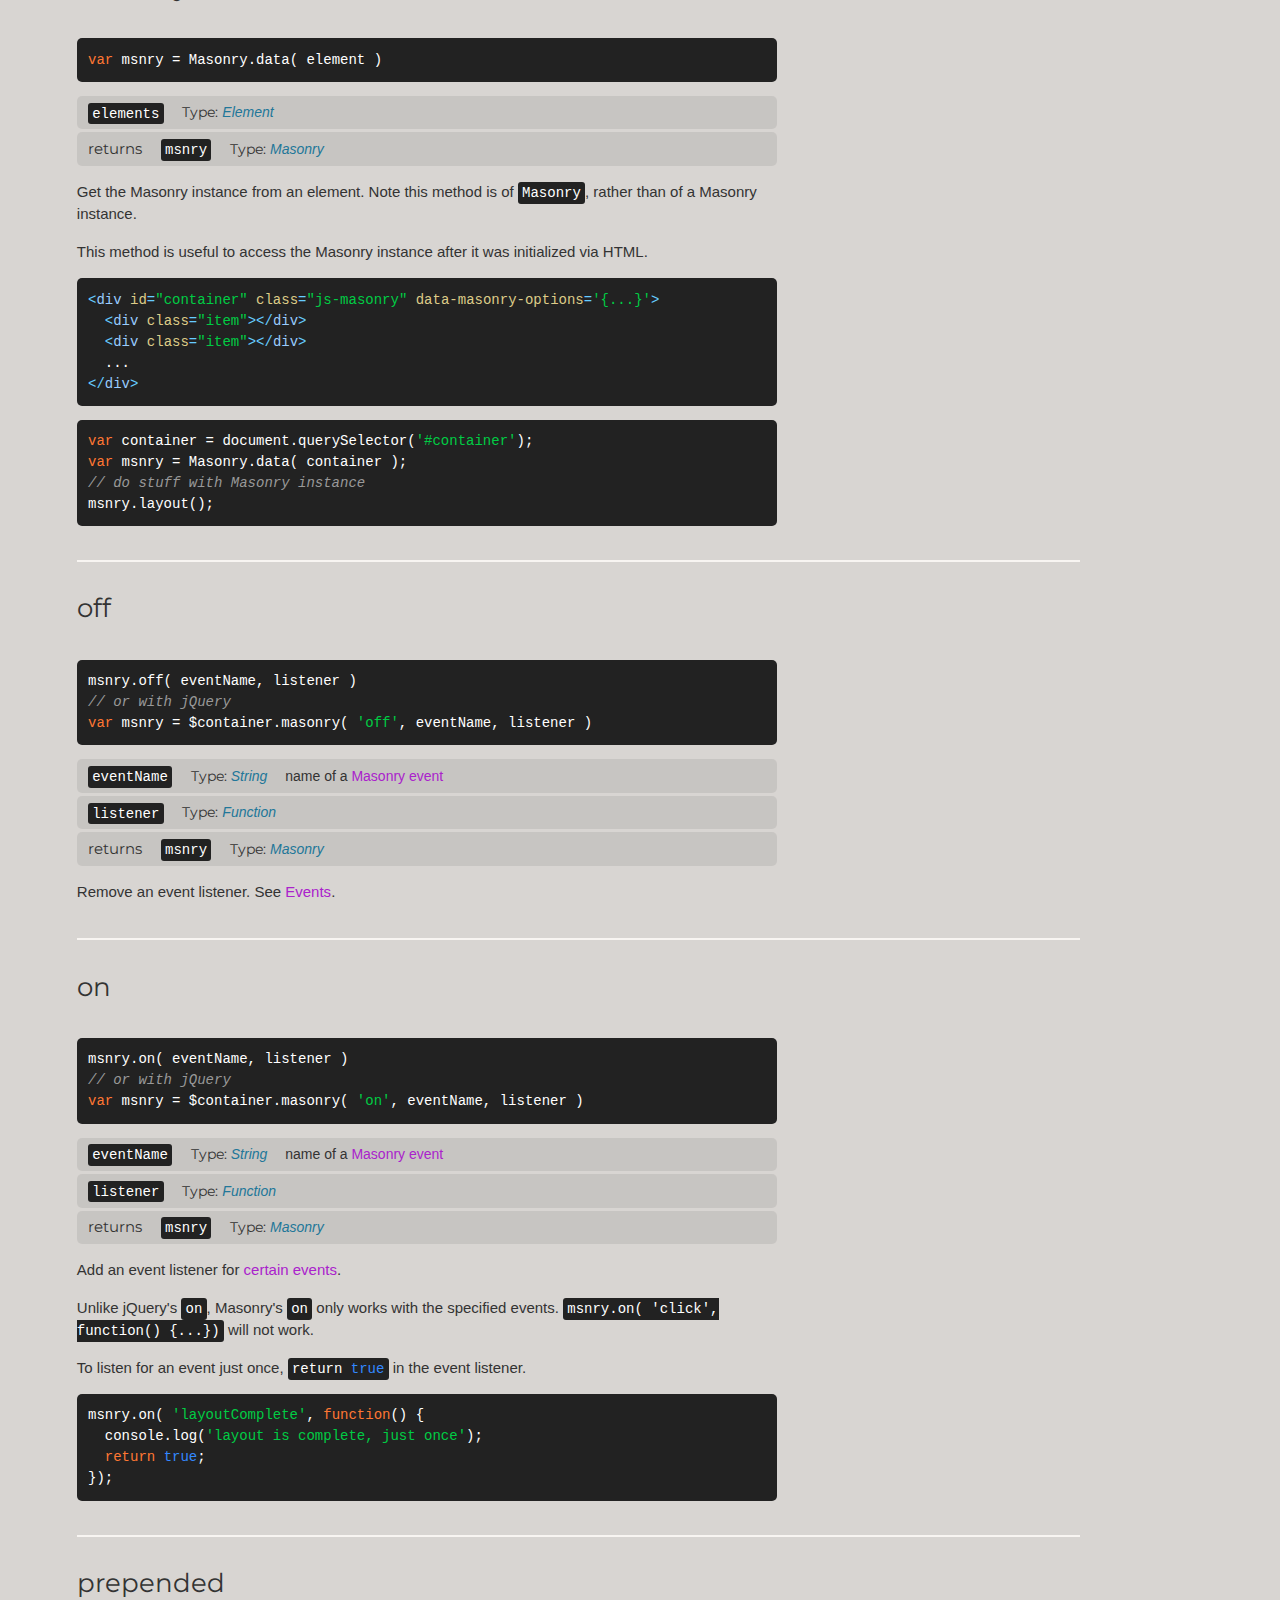
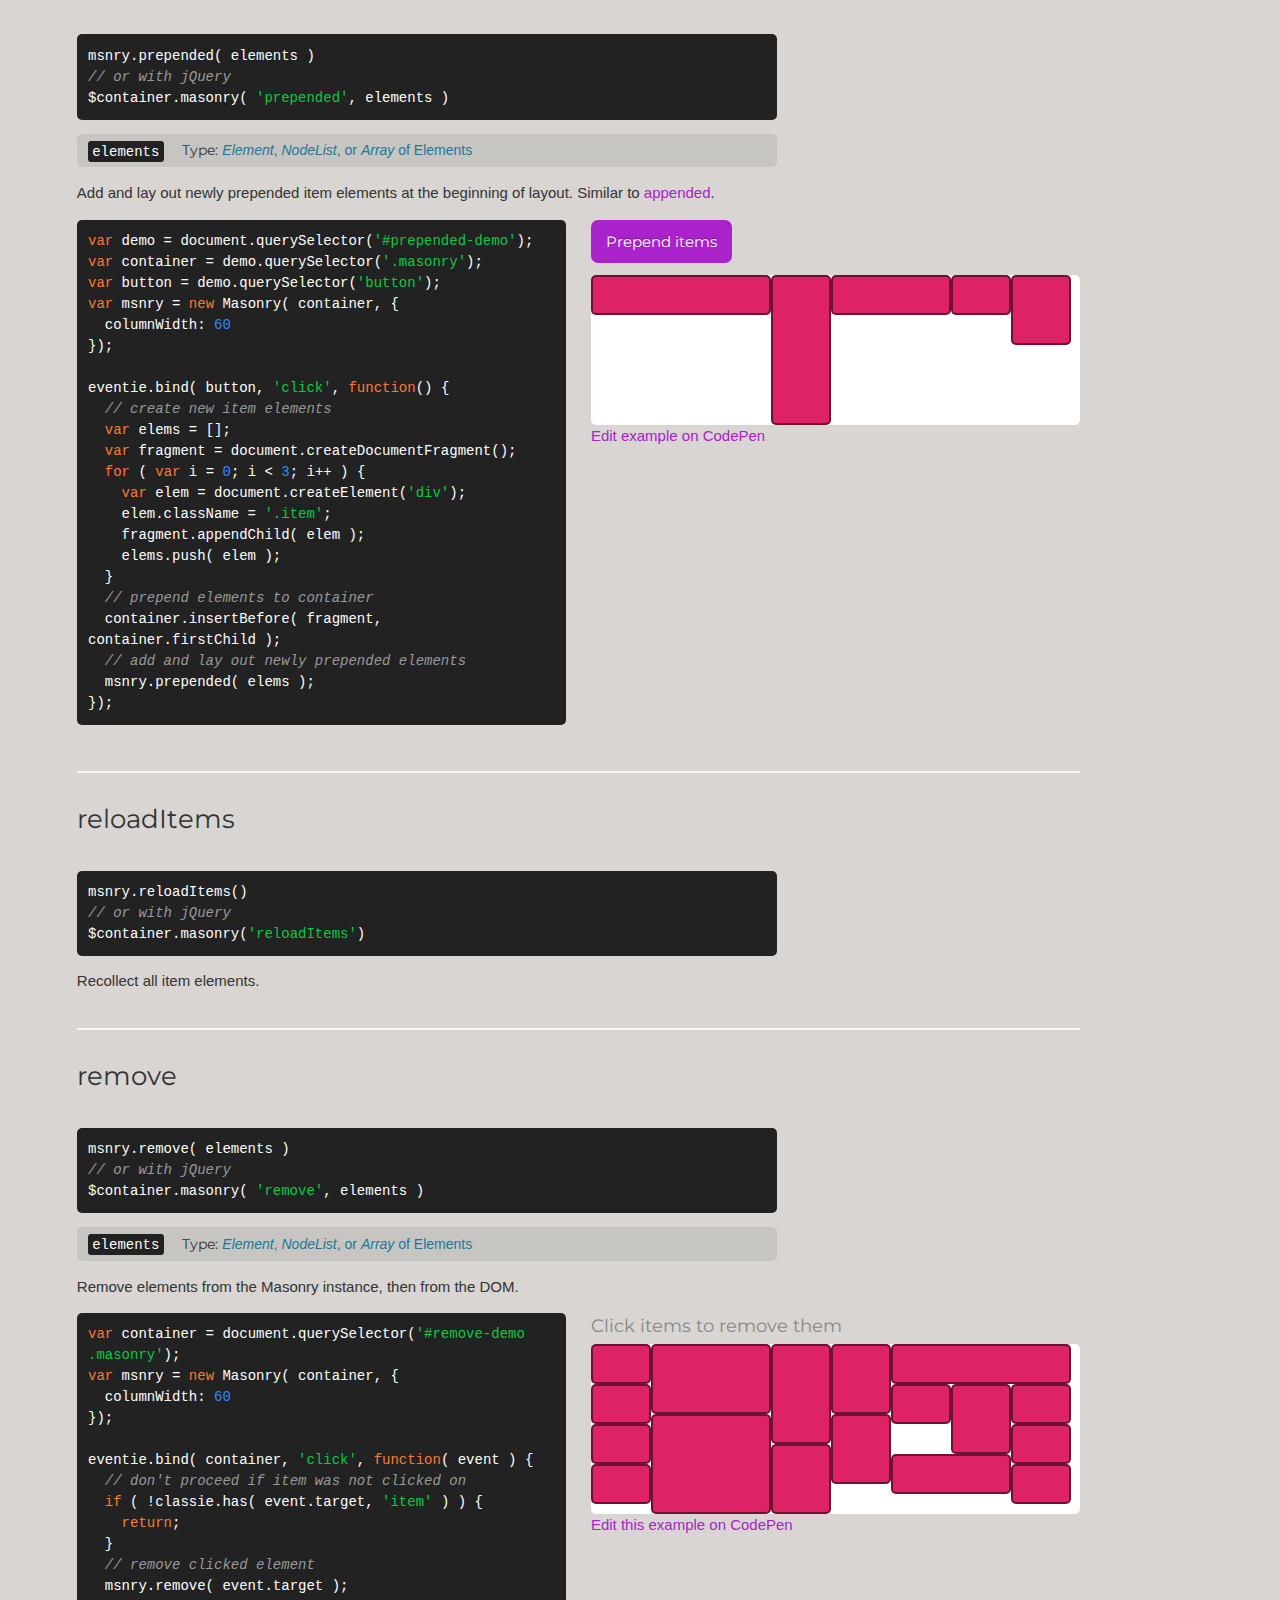
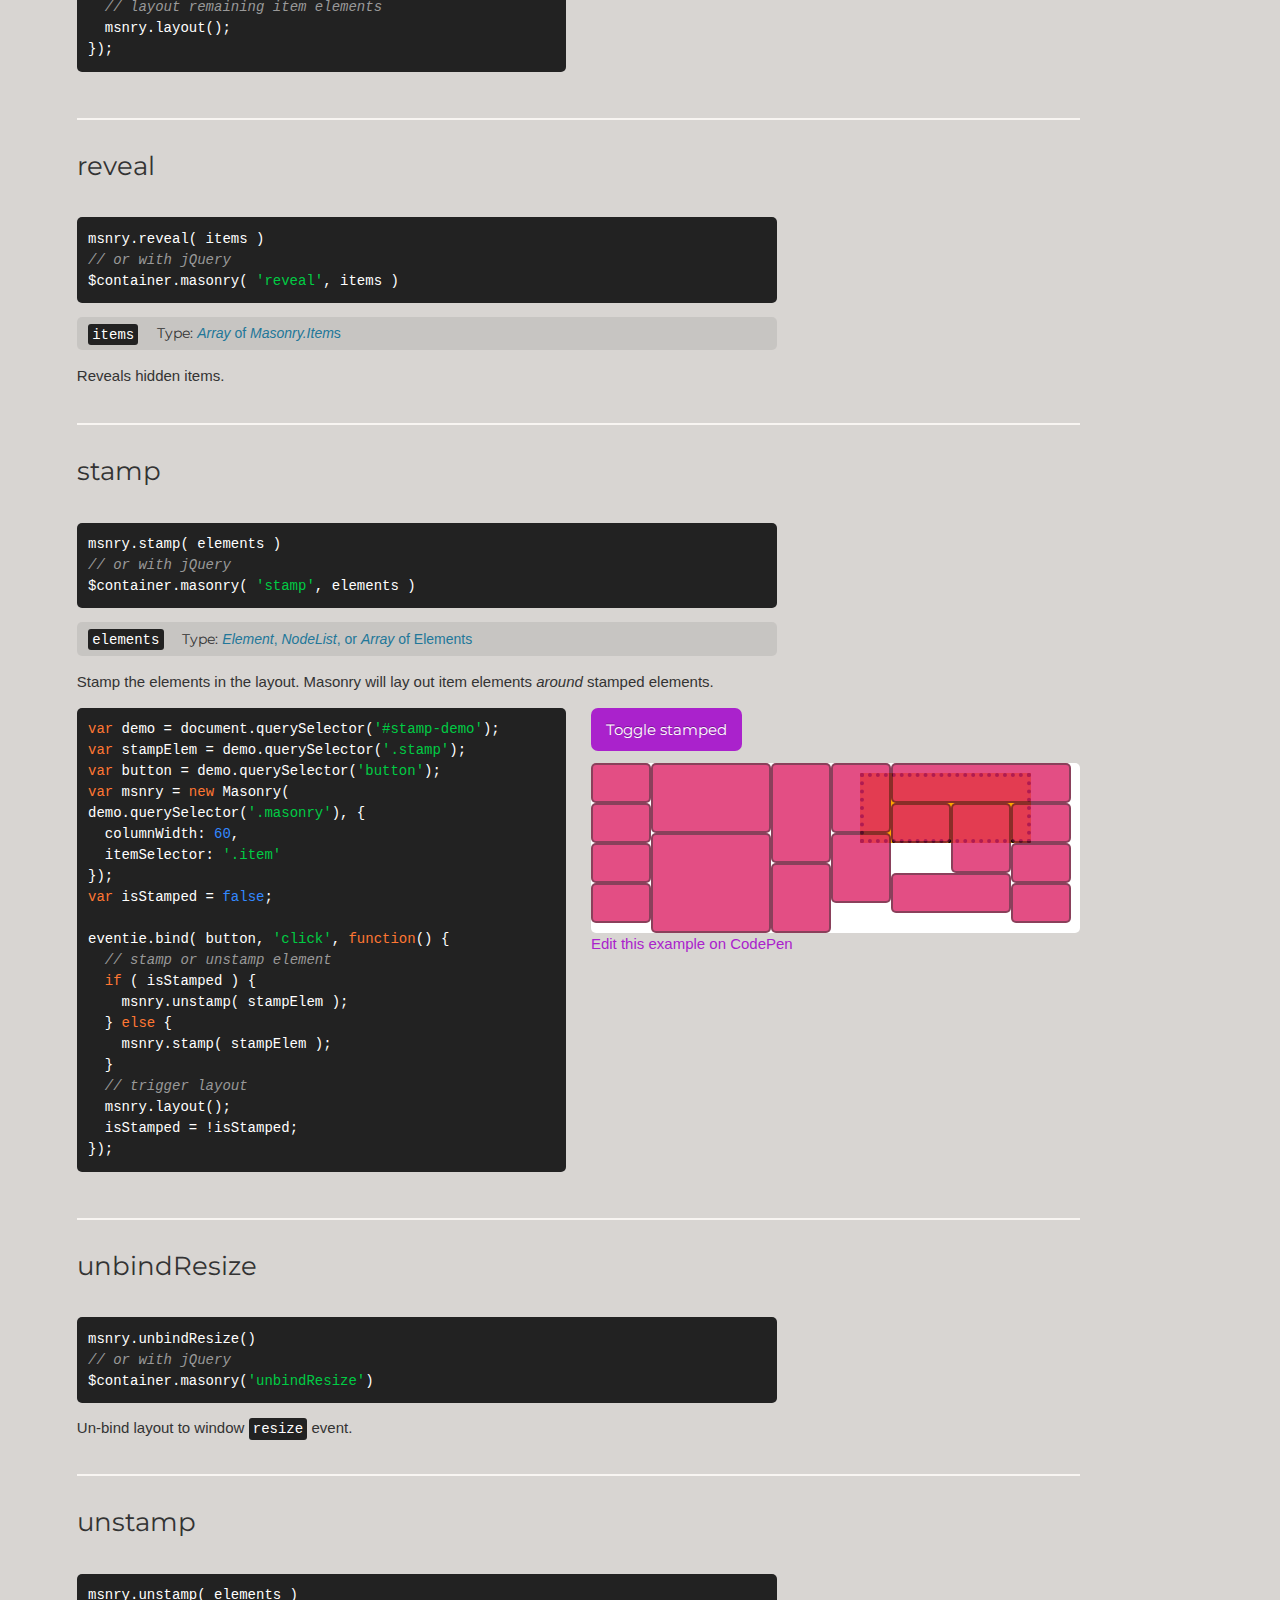
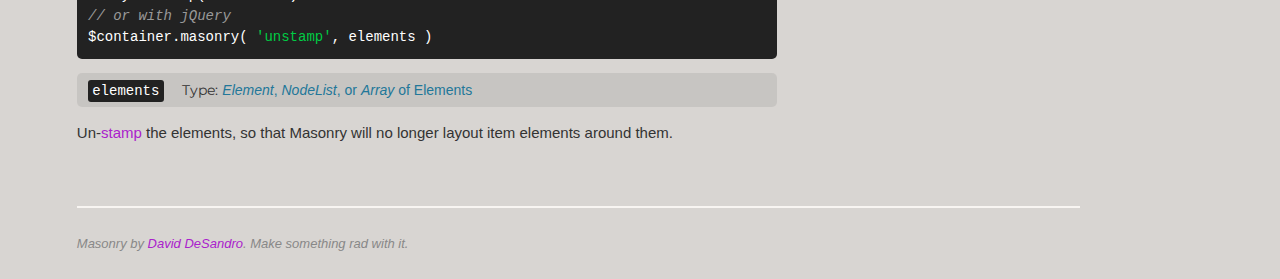
<file: masonry-docs/methods.html>
<!doctype html>
<!--[if lte IE 8]>     <html class="lt-ie9"> <![endif]-->
<!--[if gt IE 8]><!--> <html class=""> <!--<![endif]-->
<head>
  <meta charset="utf-8" />
  <meta http-equiv="X-UA-Compatible" content="IE=edge,chrome=1" />
  <meta name="viewport" content="width=device-width" />
  <meta name="description" content="Cascading grid layout library" />

  <title>Masonry Methods</title>

  <link rel="stylesheet" href="http://fonts.googleapis.com/css?family=Montserrat:400,700" />

  
    <!-- DEV MODE - including each .css file -->
    
      <link rel="stylesheet" href="bower_components/normalize-css/normalize.css" />
    
      <link rel="stylesheet" href="css/base.css" />
    
      <link rel="stylesheet" href="css/code.css" />
    
      <link rel="stylesheet" href="css/demos.css" />
    
      <link rel="stylesheet" href="css/footer.css" />
    
      <link rel="stylesheet" href="css/hero.css" />
    
      <link rel="stylesheet" href="css/icons.css" />
    
      <link rel="stylesheet" href="css/index.css" />
    
      <link rel="stylesheet" href="css/layout.css" />
    
      <link rel="stylesheet" href="css/modules.css" />
    
      <link rel="stylesheet" href="css/site-nav.css" />
    
  

  
  <meta name="twitter:card" content="summary" />
  <meta name="twitter:site" content="@desandro" />
  <meta name="twitter:url" content="http://masonry.desandro.com/methods.html" />
  <meta name="twitter:title" content="Masonry Methods" />
  <meta name="twitter:description" content="Cascading grid layout library" />

  

</head>
<body class="methods-page" data-page="methods">

  <div id="site-nav">
    <div class="primary-content">
      <h1><a href=".">Masonry</a></h1>
      <ol>
        <li class="nav-options"><a href="options.html">Options</a></li>
        <li class="nav-methods"><a href="methods.html">Methods</a></li>
        <li class="nav-events"><a href="events.html">Events</a></li>
        <li class="nav-appendix"><a href="appendix.html">Appendix</a></li>
        <li class="nav-faq"><a href="faq.html">FAQ</a></li>
      </ol>
    </div>
  </div>

  
  

  <div id="content">

    <div class="primary-content">
      
        <h1>Methods</h1>
        

      
      
        <ul id="page-nav">
          
            <li><a href="#additems">addItems</a></li>
          
            <li><a href="#appended">appended</a></li>
          
            <li><a href="#bindresize">bindResize</a></li>
          
            <li><a href="#destroy">destroy</a></li>
          
            <li><a href="#getitemelements">getItemElements</a></li>
          
            <li><a href="#getitem">getItem</a></li>
          
            <li><a href="#hide">hide</a></li>
          
            <li><a href="#layout">layout</a></li>
          
            <li><a href="#layoutitems">layoutItems</a></li>
          
            <li><a href="#masonry-data">Masonry.data</a></li>
          
            <li><a href="#off">off</a></li>
          
            <li><a href="#on">on</a></li>
          
            <li><a href="#prepended">prepended</a></li>
          
            <li><a href="#reloaditems">reloadItems</a></li>
          
            <li><a href="#remove">remove</a></li>
          
            <li><a href="#reveal">reveal</a></li>
          
            <li><a href="#stamp">stamp</a></li>
          
            <li><a href="#unbindresize">unbindResize</a></li>
          
            <li><a href="#unstamp">unstamp</a></li>
          
        </ul>
      
    </div>

    
    
<div class="primary-content">

<p>Methods are actions taken on Masonry instances.</p>

<pre><code class="js"><span class="keyword">var</span> container = document.querySelector(<span class="string">'#container'</span>);
<span class="keyword">var</span> msnry = <span class="keyword">new</span> Masonry( container );
container.appendChild( elem );
msnry.appended( elem );
msnry.layout();</code></pre>


<p>If you are using jQuery, methods follow the jQuery UI pattern <code>.masonry( <span class="string">'methodName'</span> <span class="comment">/* arguments */</span> )</code>.</p>

<pre><code class="js">$(<span class="string">'#container'</span>).masonry()
  .append( elem )
  .masonry( <span class="string">'appended'</span>, elem );
  <span class="comment">// no method is same as layout -&gt; .masonry('layout')</span>
  .masonry();</code></pre>


<p>jQuery chaining is broken by methods that return values (i.e. 
  <a href="#getitemelements"><code>getItemElements</code></a>,
  <a href="#getitem"><code>getItem</code></a>,
  <a href="#on"><code>on</code></a>, and
  <a href="#off"><code>off</code></a>).</p>

<pre><code class="js"><span class="comment">// chaining works with 'appended' method</span>
$container.masonry( <span class="string">'appended'</span>, elem ).fadeIn();
<span class="comment">// 'on' method breaks jQuery chaining</span>
$container.masonry( <span class="string">'on'</span>, <span class="string">'layoutComplete'</span>, <span class="keyword">function</span>() {...} );
$container.fadeIn();</code></pre>


</div><div class="primary-content">

<h2 id="additems">addItems</h2>

<pre><code class="js">msnry.addItems( elements )
<span class="comment">// or with jQuery</span>
$container.masonry( <span class="string">'addItems'</span>, elements )</code></pre>


<ul class="params">
  <li class="param">
    <h5 class="param-name param-bit"><code>elements</code></h5>
    <p class="type param-bit">
      <b>Type:</b>
      <span class="value">
        <i>Element</i>,
        <i>NodeList</i>, or
        <i>Array</i> of Elements
      </span>
    </p>
  </li>
</ul>

<p>Add item elements to the Masonry instance.</p>

</div><div class="primary-content">

<h2 id="appended">appended</h2>

<pre><code class="js">msnry.appended( elements )
<span class="comment">// or with jQuery</span>
$container.masonry( <span class="string">'appended'</span>, elements )</code></pre>


<ul class="params">
  <li class="param">
    <h5 class="param-name param-bit"><code>elements</code></h5>
    <p class="type param-bit">
      <b>Type:</b>
      <span class="value">
        <i>Element</i>,
        <i>NodeList</i>, or
        <i>Array</i> of Elements
      </span>
    </p>
  </li>
</ul>

<p>Add and lay out newly appended item elements. See also <a href="#prepended">prepended</a>.</p>

<div class="row example">
  <div class="cell example-code">
<pre><code class="js"><span class="keyword">var</span> demo = document.querySelector(<span class="string">'#appended-demo'</span>);
<span class="keyword">var</span> container = demo.querySelector(<span class="string">'.masonry'</span>);
<span class="keyword">var</span> button = demo.querySelector(<span class="string">'button'</span>);
<span class="keyword">var</span> msnry = <span class="keyword">new</span> Masonry( container, {
  columnWidth: <span class="number">60</span>
});

eventie.bind( button, <span class="string">'click'</span>, <span class="keyword">function</span>() {
  <span class="comment">// create new item elements</span>
  <span class="keyword">var</span> elems = [];
  <span class="keyword">var</span> fragment = document.createDocumentFragment();
  <span class="keyword">for</span> ( <span class="keyword">var</span> i = <span class="number">0</span>; i &lt; <span class="number">3</span>; i++ ) {
    <span class="keyword">var</span> elem = getItemElement();
    fragment.appendChild( elem );
    elems.push( elem );
  }
  <span class="comment">// append elements to container</span>
  container.appendChild( fragment );
  <span class="comment">// add and lay out newly appended elements</span>
  msnry.appended( elems );
});</code></pre>

  </div>
  <div id="appended-demo" class="cell demo">
    <button class="button">Append items</button>
    <div class="masonry">
      <div class="item w4"></div>
      <div class="item h4"></div>
      <div class="item w2"></div>
      <div class="item"></div>
      <div class="item h2"></div>
    </div>
    <p class="edit">
      <a href="http://codepen.io/desandro/pen/nhekz">Edit example on CodePen</a>
      or <a href="http://codepen.io/desandro/pen/kwALv">try the jQuery example</a>
    </p>
  </div>
</div>

</div><div class="primary-content">

<h2 id="bindresize">bindResize</h2>

<pre><code class="js">msnry.bindResize()
<span class="comment">// or with jQuery</span>
$container.masonry(<span class="string">'bindResize'</span>)</code></pre>


<p>Binds event listener to window <code>resize</code>, so layout is triggered when the browser window is resized.</p>

</div><div class="primary-content">

<h2 id="destroy">destroy</h2>

<pre><code class="js">msnry.destroy()
<span class="comment">// or with jQuery</span>
$container.masonry(<span class="string">'destroy'</span>)</code></pre>


<p>Removes the Masonry functionality completely. This will return the element back to its pre-initialized state.</p>

<div class="row example">
  <div class="cell example-code">
<pre><code class="js"><span class="keyword">var</span> demo = document.querySelector(<span class="string">'#destroy-demo'</span>);
<span class="keyword">var</span> container = demo.querySelector(<span class="string">'.masonry'</span>);
<span class="keyword">var</span> button = demo.querySelector(<span class="string">'button'</span>);
<span class="keyword">var</span> msnry = <span class="keyword">new</span> Masonry( container, {
  columnWidth: <span class="number">60</span>
});
<span class="keyword">var</span> isActive = <span class="literal">true</span>;

eventie.bind( button, <span class="string">'click'</span>, <span class="keyword">function</span>() {
  <span class="keyword">if</span> ( isActive ) {
    msnry.destroy();
  } <span class="keyword">else</span> {
    msnry = <span class="keyword">new</span> Masonry( container );
  }
  isActive = !isActive;
});</code></pre>

  </div>
  <div id="destroy-demo" class="cell demo">
    <button class="button">Toggle Masonry</button>
    <div class="masonry">
      <div class="item"></div>
<div class="item w2 h2"></div>
<div class="item h3"></div>
<div class="item h2"></div>
<div class="item w3"></div>
<div class="item"></div>
<div class="item"></div>
<div class="item h2"></div>
<div class="item w2 h3"></div>
<div class="item"></div>
<div class="item h2"></div>
<div class="item"></div>
<div class="item w2"></div>
<div class="item"></div>
<div class="item h2"></div>
<div class="item"></div>
<div class="item"></div>

    </div>
    <p class="edit"><a href="http://codepen.io/desandro/pen/EogCw">Edit this example on CodePen</a></p>
  </div>
</div>

</div><div class="primary-content">

<h2 id="getitemelements">getItemElements</h2>

<pre><code class="js"><span class="keyword">var</span> elems = msnry.getItemElements()
<span class="comment">// or with jQuery</span>
<span class="keyword">var</span> elems = $container.masonry(<span class="string">'getItemElements'</span>)</code></pre>


<ul class="params">
  <li class="param">
    <h5 class="param-name param-bit">returns</h5>
    <h5 class="param-name param-bit"><code>itemElems</code></h5>
    <p class="type param-bit">
      <b>Type:</b> <span class="value"><i>Array</i></span>
    </p>
  </li>
</ul>

<p>Get an array of elements used as the Masonry instance's items.</p>

</div><div class="primary-content">

<h2 id="getitem">getItem</h2>

<pre><code class="js"><span class="keyword">var</span> item = msnry.getItem( element )
<span class="comment">// or with jQuery</span>
<span class="keyword">var</span> item = $container.masonry( <span class="string">'getItem'</span>, element )</code></pre>


<ul class="params">
  <li class="param">
    <h5 class="param-name param-bit"><code>element</code></h5>
    <p class="type param-bit">
      <b>Type:</b> <span class="value"><i>Element</i></span>
    </p>
  </li>
  <li class="param">
    <h5 class="param-name param-bit">returns</h5>
    <h5 class="param-name param-bit"><code>item</code></h5>
    <p class="type param-bit">
      <b>Type:</b> <span class="value"><i>Masonry.Item</i></span>
    </p>
  </li>
</ul>

<p>Get a <i>Masonry.Item</i> from an element.</p>

</div><div class="primary-content">

<h2 id="hide">hide</h2>

<pre><code class="js">msnry.hide( items )
<span class="comment">// or with jQuery</span>
$container.masonry( <span class="string">'hide'</span>, items )</code></pre>


<ul class="params">
  <li class="param">
    <h5 class="param-name param-bit"><code>items</code></h5>
    <p class="type param-bit">
      <b>Type:</b>
      <span class="value">
        <i>Array</i> of <i>Masonry.Item</i>s
      </span>
    </p>
  </li>
</ul>

<p>Hides items.</p>

</div><div class="primary-content">

<h2 id="layout">layout</h2>

<pre><code class="js">msnry.layout()
<span class="comment">// or with jQuery</span>
$container.masonry()</code></pre>


<p>Lay out all item elements.</p>

<div class="row example">
  <div class="cell example-code">
<pre><code class="js"><span class="keyword">var</span> container = document.querySelector(<span class="string">'#layout-demo .masonry'</span>);
<span class="keyword">var</span> msnry = <span class="keyword">new</span> Masonry( container, {
  columnWidth: <span class="number">60</span>
});

eventie.bind( container, <span class="string">'click'</span>, <span class="keyword">function</span>( event ) {
  <span class="comment">// don't proceed if item was not clicked on</span>
  <span class="keyword">if</span> ( !classie.has( event.target, <span class="string">'item'</span> ) ) {
    <span class="keyword">return</span>;
  }
  <span class="comment">// change size of item via class</span>
  classie.toggle( event.target, <span class="string">'gigante'</span> );
  <span class="comment">// trigger layout</span>
  msnry.layout();
});</code></pre>

  </div>
  <div id="layout-demo" class="cell demo">
    <p class="instruction">Click item to toggle size</p>
    <div class="masonry clickable">
      <div class="item"></div>
<div class="item w2 h2"></div>
<div class="item h3"></div>
<div class="item h2"></div>
<div class="item w3"></div>
<div class="item"></div>
<div class="item"></div>
<div class="item h2"></div>
<div class="item w2 h3"></div>
<div class="item"></div>
<div class="item h2"></div>
<div class="item"></div>
<div class="item w2"></div>
<div class="item"></div>
<div class="item h2"></div>
<div class="item"></div>
<div class="item"></div>

    </div>
    <p class="edit"><a href="http://codepen.io/desandro/pen/vdkJn">Edit this example on CodePen</a></p>
  </div>
</div>

</div><div class="primary-content">

<h2 id="layoutitems">layoutItems</h2>

<pre><code class="js">msnry.layoutItems( items, isStill )
<span class="comment">// or with jQuery</span>
$container.masonry( <span class="string">'layoutItems'</span>, items, isStill )</code></pre>


<ul class="params">
  <li class="param">
    <h5 class="param-name param-bit"><code>items</code></h5>
    <p class="type param-bit">
      <b>Type:</b> <span class="value"><i>Array</i> of <i>Masonry.Item</i>s</span>
    </p>
  </li>
  <li class="param">
    <h5 class="param-name param-bit"><code>isStill</code></h5>
    <p class="type param-bit">
      <b>Type:</b> <span class="value"><i>Boolean</i>
    </p>
    <p class="description param-bit">Disables transitions</p>
  </li>
</ul>

<p>Lay out specified items.</p>

</div><div class="primary-content">

<h2 id="masonry-data">Masonry.data</h2>

<pre><code class="js"><span class="keyword">var</span> msnry = Masonry.data( element )</code></pre>


<ul class="params">
  <li class="param">
    <h5 class="param-name param-bit"><code>elements</code></h5>
    <p class="type param-bit">
      <b>Type:</b> <span class="value"><i>Element</i></span>
    </p>
  </li>
  <li class="param">
    <h5 class="param-name param-bit">returns</h5>
    <p class="param-name param-bit"><code>msnry</code></p>
    <p class="type param-bit">
      <b>Type:</b> <span class="value"><i>Masonry</i></span>
    </p>
  </li>
</ul>

<p>Get the Masonry instance from an element. Note this method is of <code>Masonry</code>, rather than of a Masonry instance.</p>

<p>This method is useful to access the Masonry instance after it was initialized via HTML.</p>

<pre><code class="html"><span class="tag">&lt;<span class="title">div</span> <span class="attribute">id</span>=<span class="value">"container"</span> <span class="attribute">class</span>=<span class="value">"js-masonry"</span> <span class="attribute">data-masonry-options</span>=<span class="value">'{...}'</span>&gt;</span>
  <span class="tag">&lt;<span class="title">div</span> <span class="attribute">class</span>=<span class="value">"item"</span>&gt;</span><span class="tag">&lt;/<span class="title">div</span>&gt;</span>
  <span class="tag">&lt;<span class="title">div</span> <span class="attribute">class</span>=<span class="value">"item"</span>&gt;</span><span class="tag">&lt;/<span class="title">div</span>&gt;</span>
  ...
<span class="tag">&lt;/<span class="title">div</span>&gt;</span></code></pre>

<pre><code class="js"><span class="keyword">var</span> container = document.querySelector(<span class="string">'#container'</span>);
<span class="keyword">var</span> msnry = Masonry.data( container );
<span class="comment">// do stuff with Masonry instance</span>
msnry.layout();</code></pre>


</div><div class="primary-content">

<h2 id="off">off</h2>

<pre><code class="js">msnry.off( eventName, listener )
<span class="comment">// or with jQuery</span>
<span class="keyword">var</span> msnry = $container.masonry( <span class="string">'off'</span>, eventName, listener )</code></pre>


<ul class="params">
  <li class="param">
    <h5 class="param-name param-bit"><code>eventName</code></h5>
    <p class="type param-bit">
      <b>Type:</b> <span class="value"><i>String</i></span>
    </p>
    <p class="description param-bit">name of a <a href="events.html">Masonry event</a></p>
  </li>
  <li class="param">
    <h5 class="param-name param-bit"><code>listener</code></h5>
    <p class="type param-bit">
      <b>Type:</b> <span class="value"><i>Function</i>
    </p>
  </li>
  <li class="param">
    <h5 class="param-name param-bit">returns</h5>
    <p class="param-name param-bit"><code>msnry</code></p>
    <p class="type param-bit">
      <b>Type:</b> <span class="value"><i>Masonry</i></span>
    </p>
  </li>
</ul>

<p>Remove an event listener. See <a href="events.html">Events</a>.</p>

</div><div class="primary-content">

<h2 id="on">on</h2>

<pre><code class="js">msnry.on( eventName, listener )
<span class="comment">// or with jQuery</span>
<span class="keyword">var</span> msnry = $container.masonry( <span class="string">'on'</span>, eventName, listener )</code></pre>


<ul class="params">
  <li class="param">
    <h5 class="param-name param-bit"><code>eventName</code></h5>
    <p class="type param-bit">
      <b>Type:</b> <span class="value"><i>String</i></span>
    </p>
    <p class="description param-bit">name of a <a href="events.html">Masonry event</a></p>
  </li>
  <li class="param">
    <h5 class="param-name param-bit"><code>listener</code></h5>
    <p class="type param-bit">
      <b>Type:</b> <span class="value"><i>Function</i>
    </p>
  </li>
  <li class="param">
    <h5 class="param-name param-bit">returns</h5>
    <p class="param-name param-bit"><code>msnry</code></p>
    <p class="type param-bit">
      <b>Type:</b> <span class="value"><i>Masonry</i></span>
    </p>
  </li>
</ul>

<p>Add an event listener for <a href="events.html">certain events</a>.</p>

<p>Unlike jQuery's <code>on</code>, Masonry's <code>on</code> only works with the specified events. <code>msnry.on( 'click', function() {...})</code> will not work.</p>

<p>To listen for an event just once, <code>return <span class="literal">true</span></code> in the event listener.</p>

<pre><code class="js">msnry.on( <span class="string">'layoutComplete'</span>, <span class="keyword">function</span>() {
  console.log(<span class="string">'layout is complete, just once'</span>);
  <span class="keyword">return</span> <span class="literal">true</span>;
});</code></pre>


</div><div class="primary-content">

<h2 id="prepended">prepended</h2>

<pre><code class="js">msnry.prepended( elements )
<span class="comment">// or with jQuery</span>
$container.masonry( <span class="string">'prepended'</span>, elements )</code></pre>


<ul class="params">
  <li class="param">
    <h5 class="param-name param-bit"><code>elements</code></h5>
    <p class="type param-bit">
      <b>Type:</b>
      <span class="value">
        <i>Element</i>,
        <i>NodeList</i>, or
        <i>Array</i> of Elements
      </span>
    </p>
  </li>
</ul>

<p>Add and lay out newly prepended item elements at the beginning of layout. Similar to <a href="#appended">appended</a>.</p>

<div class="row example">
  <div class="cell example-code">
<pre><code class="js"><span class="keyword">var</span> demo = document.querySelector(<span class="string">'#prepended-demo'</span>);
<span class="keyword">var</span> container = demo.querySelector(<span class="string">'.masonry'</span>);
<span class="keyword">var</span> button = demo.querySelector(<span class="string">'button'</span>);
<span class="keyword">var</span> msnry = <span class="keyword">new</span> Masonry( container, {
  columnWidth: <span class="number">60</span>
});

eventie.bind( button, <span class="string">'click'</span>, <span class="keyword">function</span>() {
  <span class="comment">// create new item elements</span>
  <span class="keyword">var</span> elems = [];
  <span class="keyword">var</span> fragment = document.createDocumentFragment();
  <span class="keyword">for</span> ( <span class="keyword">var</span> i = <span class="number">0</span>; i &lt; <span class="number">3</span>; i++ ) {
    <span class="keyword">var</span> elem = document.createElement(<span class="string">'div'</span>);
    elem.className = <span class="string">'.item'</span>;
    fragment.appendChild( elem );
    elems.push( elem );
  }
  <span class="comment">// prepend elements to container</span>
  container.insertBefore( fragment, container.firstChild );
  <span class="comment">// add and lay out newly prepended elements</span>
  msnry.prepended( elems );
});</code></pre>

  </div>
  <div id="prepended-demo" class="cell demo">
    <button class="button">Prepend items</button>
    <div class="masonry">
      <div class="item w3"></div>
      <div class="item h4"></div>
      <div class="item w2"></div>
      <div class="item"></div>
      <div class="item h2"></div>
    </div>
    <p class="edit"><a href="http://codepen.io/desandro/pen/vilFn">Edit example on CodePen</a></p>
  </div>
</div>

</div><div class="primary-content">

<h2 id="reloaditems">reloadItems</h2>

<pre><code class="js">msnry.reloadItems()
<span class="comment">// or with jQuery</span>
$container.masonry(<span class="string">'reloadItems'</span>)</code></pre>


<p>Recollect all item elements.</p>

</div><div class="primary-content">

<h2 id="remove">remove</h2>

<pre><code class="js">msnry.remove( elements )
<span class="comment">// or with jQuery</span>
$container.masonry( <span class="string">'remove'</span>, elements )</code></pre>


<ul class="params">
  <li class="param">
    <h5 class="param-name param-bit"><code>elements</code></h5>
    <p class="type param-bit">
      <b>Type:</b>
      <span class="value">
        <i>Element</i>,
        <i>NodeList</i>, or
        <i>Array</i> of Elements
      </span>
    </p>
  </li>
</ul>

<p>Remove elements from the Masonry instance, then from the DOM.</p>

<div class="row example">
  <div class="cell example-code">
<pre><code class="js"><span class="keyword">var</span> container = document.querySelector(<span class="string">'#remove-demo .masonry'</span>);
<span class="keyword">var</span> msnry = <span class="keyword">new</span> Masonry( container, {
  columnWidth: <span class="number">60</span>
});

eventie.bind( container, <span class="string">'click'</span>, <span class="keyword">function</span>( event ) {
  <span class="comment">// don't proceed if item was not clicked on</span>
  <span class="keyword">if</span> ( !classie.has( event.target, <span class="string">'item'</span> ) ) {
    <span class="keyword">return</span>;
  }
  <span class="comment">// remove clicked element</span>
  msnry.remove( event.target );
  <span class="comment">// layout remaining item elements</span>
  msnry.layout();
});</code></pre>

  </div>
  <div id="remove-demo" class="cell demo">
    <p class="instruction">Click items to remove them</p>
    <div class="masonry clickable">
      <div class="item"></div>
<div class="item w2 h2"></div>
<div class="item h3"></div>
<div class="item h2"></div>
<div class="item w3"></div>
<div class="item"></div>
<div class="item"></div>
<div class="item h2"></div>
<div class="item w2 h3"></div>
<div class="item"></div>
<div class="item h2"></div>
<div class="item"></div>
<div class="item w2"></div>
<div class="item"></div>
<div class="item h2"></div>
<div class="item"></div>
<div class="item"></div>

    </div>
    <p class="edit"><a href="http://codepen.io/desandro/pen/IBJeq">Edit this example on CodePen</a></p>
  </div>
</div>

</div><div class="primary-content">

<h2 id="reveal">reveal</h2>

<pre><code class="js">msnry.reveal( items )
<span class="comment">// or with jQuery</span>
$container.masonry( <span class="string">'reveal'</span>, items )</code></pre>


<ul class="params">
  <li class="param">
    <h5 class="param-name param-bit"><code>items</code></h5>
    <p class="type param-bit">
      <b>Type:</b>
      <span class="value">
        <i>Array</i> of <i>Masonry.Item</i>s
      </span>
    </p>
  </li>
</ul>

<p>Reveals hidden items.</p>

</div><div class="primary-content">

<h2 id="stamp">stamp</h2>

<pre><code class="js">msnry.stamp( elements )
<span class="comment">// or with jQuery</span>
$container.masonry( <span class="string">'stamp'</span>, elements )</code></pre>


<ul class="params">
  <li class="param">
    <h5 class="param-name param-bit"><code>elements</code></h5>
    <p class="type param-bit">
      <b>Type:</b>
      <span class="value">
        <i>Element</i>,
        <i>NodeList</i>, or
        <i>Array</i> of Elements
      </span>
    </p>
  </li>
</ul>

<p>Stamp the elements in the layout. Masonry will lay out item elements <em>around</em> stamped elements.</p>

<div class="row example">
  <div class="cell example-code">
<pre><code class="js"><span class="keyword">var</span> demo = document.querySelector(<span class="string">'#stamp-demo'</span>);
<span class="keyword">var</span> stampElem = demo.querySelector(<span class="string">'.stamp'</span>);
<span class="keyword">var</span> button = demo.querySelector(<span class="string">'button'</span>);
<span class="keyword">var</span> msnry = <span class="keyword">new</span> Masonry( demo.querySelector(<span class="string">'.masonry'</span>), {
  columnWidth: <span class="number">60</span>,
  itemSelector: <span class="string">'.item'</span>
});
<span class="keyword">var</span> isStamped = <span class="literal">false</span>;

eventie.bind( button, <span class="string">'click'</span>, <span class="keyword">function</span>() {
  <span class="comment">// stamp or unstamp element</span>
  <span class="keyword">if</span> ( isStamped ) {
    msnry.unstamp( stampElem );
  } <span class="keyword">else</span> {
    msnry.stamp( stampElem );
  }
  <span class="comment">// trigger layout</span>
  msnry.layout();
  isStamped = !isStamped;
});</code></pre>

  </div>
  <div id="stamp-demo" class="cell demo">
    <button class="button">Toggle stamped</button>
    <div class="masonry has-stamp">
      <div class="stamp"></div>
      <div class="item"></div>
<div class="item w2 h2"></div>
<div class="item h3"></div>
<div class="item h2"></div>
<div class="item w3"></div>
<div class="item"></div>
<div class="item"></div>
<div class="item h2"></div>
<div class="item w2 h3"></div>
<div class="item"></div>
<div class="item h2"></div>
<div class="item"></div>
<div class="item w2"></div>
<div class="item"></div>
<div class="item h2"></div>
<div class="item"></div>
<div class="item"></div>

    </div>
    <p class="edit"><a href="http://codepen.io/desandro/pen/wKpjs">Edit this example on CodePen</a></p>
  </div>
</div>

</div><div class="primary-content">

<h2 id="unbindresize">unbindResize</h2>

<pre><code class="js">msnry.unbindResize()
<span class="comment">// or with jQuery</span>
$container.masonry(<span class="string">'unbindResize'</span>)</code></pre>


<p>Un-bind layout to window <code>resize</code> event.</p>

</div><div class="primary-content">

<h2 id="unstamp">unstamp</h2>

<pre><code class="js">msnry.unstamp( elements )
<span class="comment">// or with jQuery</span>
$container.masonry( <span class="string">'unstamp'</span>, elements )</code></pre>


<ul class="params">
  <li class="param">
    <h5 class="param-name param-bit"><code>elements</code></h5>
    <p class="type param-bit">
      <b>Type:</b>
      <span class="value">
        <i>Element</i>,
        <i>NodeList</i>, or
        <i>Array</i> of Elements
      </span>
    </p>
  </li>
</ul>

<p>Un-<a href="#stamp">stamp</a> the elements, so that Masonry will no longer layout item elements around them.</p>

</div>


  </div>

  <div id="footer">
    <div class="primary-content">
      Masonry by <a href="http://desandro.com">David DeSandro</a>. Make something rad with it.
    </div>
  </div>

<!-- Masonry does NOT require jQuery.
     jQuery is only used to demonstrate Masonry as a jQuery plugin -->
<script src="http://ajax.googleapis.com/ajax/libs/jquery/1.10.0/jquery.min.js"></script>
<script>window.jQuery || document.write('<script src="bower_components/jquery/jquery.min.js"><\/script>')</script>


  <!-- DEV MODE - including each .js file -->
  
    <script src="bower_components/classie/classie.js"></script>
  
    <script src="bower_components/eventie/eventie.js"></script>
  
    <script src="bower_components/doc-ready/doc-ready.js"></script>
  
    <script src="bower_components/get-style-property/get-style-property.js"></script>
  
    <script src="bower_components/eventEmitter/EventEmitter.js"></script>
  
    <script src="bower_components/imagesloaded/imagesloaded.js"></script>
  
    <script src="bower_components/jquery-bridget/jquery.bridget.js"></script>
  
    <script src="bower_components/get-size/get-size.js"></script>
  
    <script src="bower_components/matches-selector/matches-selector.js"></script>
  
    <script src="bower_components/outlayer/item.js"></script>
  
    <script src="bower_components/outlayer/outlayer.js"></script>
  
    <script src="bower_components/masonry/masonry.js"></script>
  
    <script src="js/controller.js"></script>
  
    <script src="js/pages/events.js"></script>
  
    <script src="js/pages/faq.js"></script>
  
    <script src="js/pages/index.js"></script>
  
    <script src="js/pages/methods.js"></script>
  




</body>
</html>
</file>
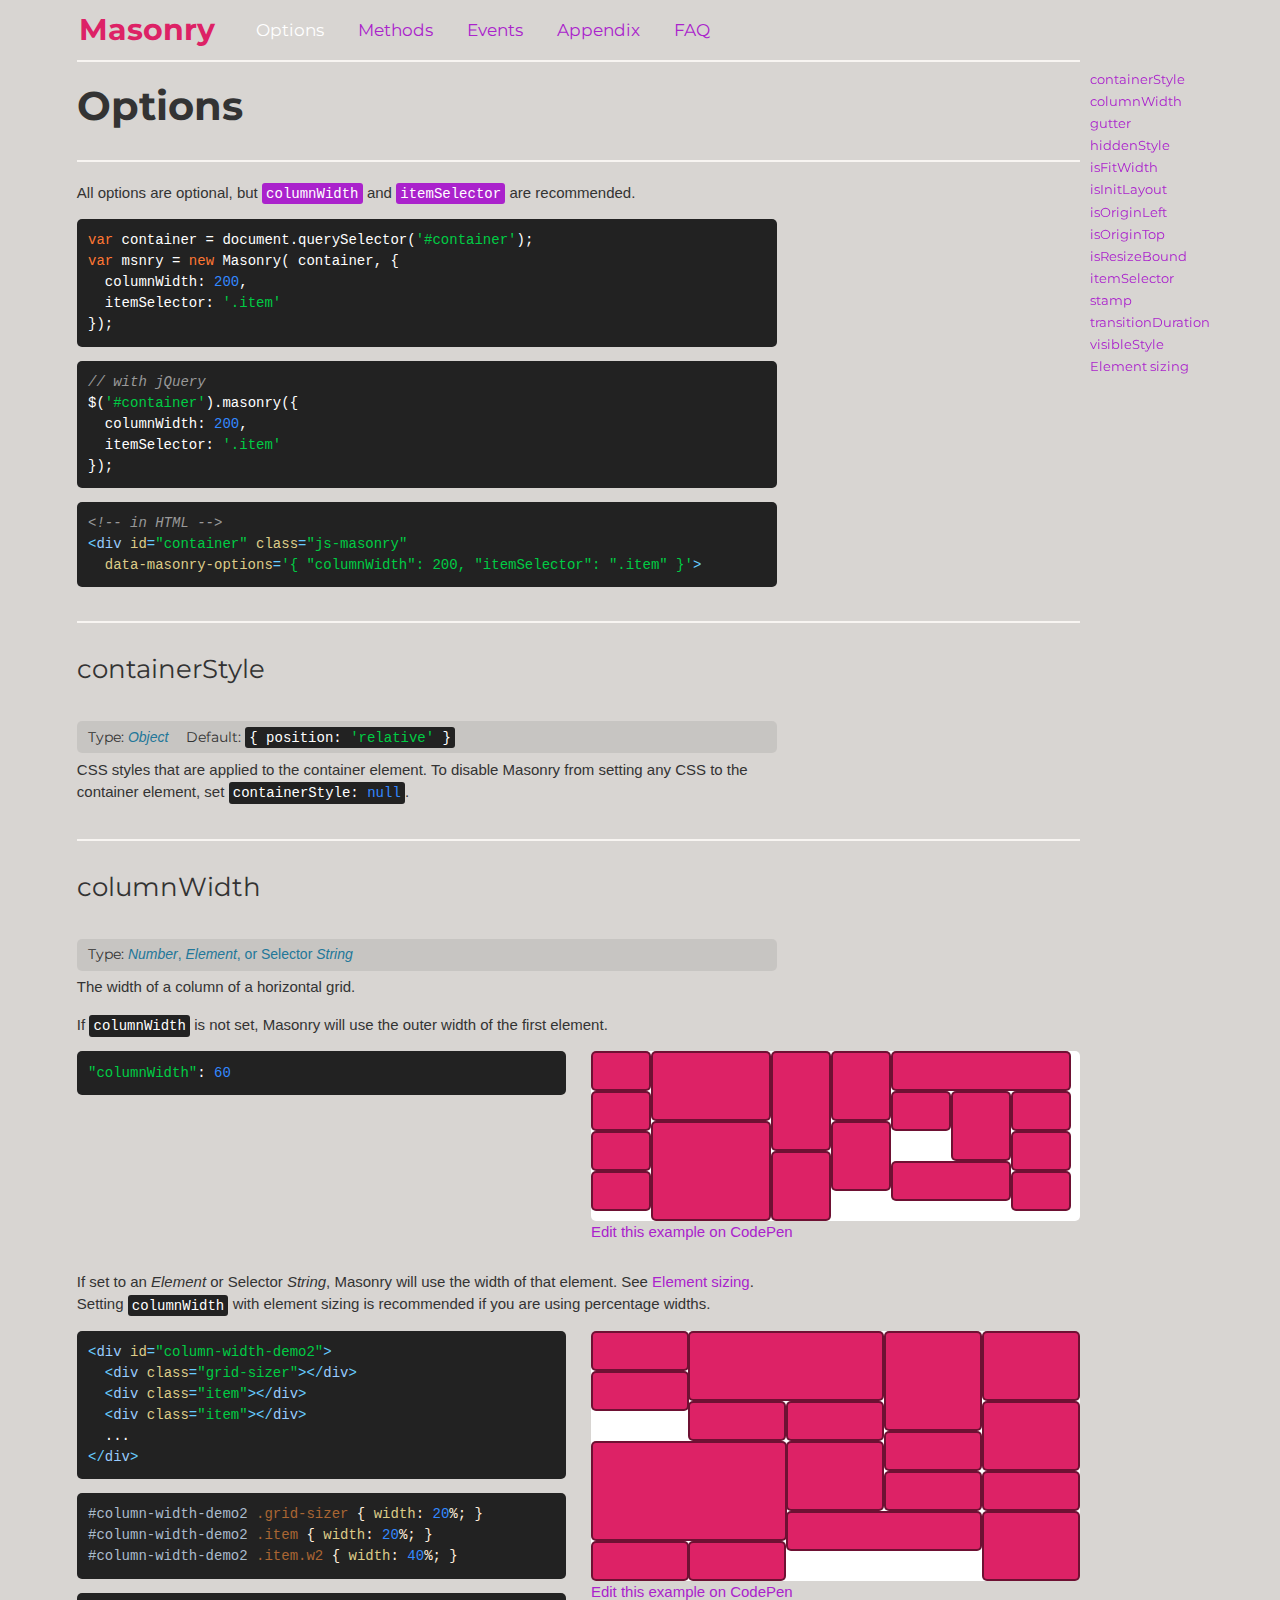
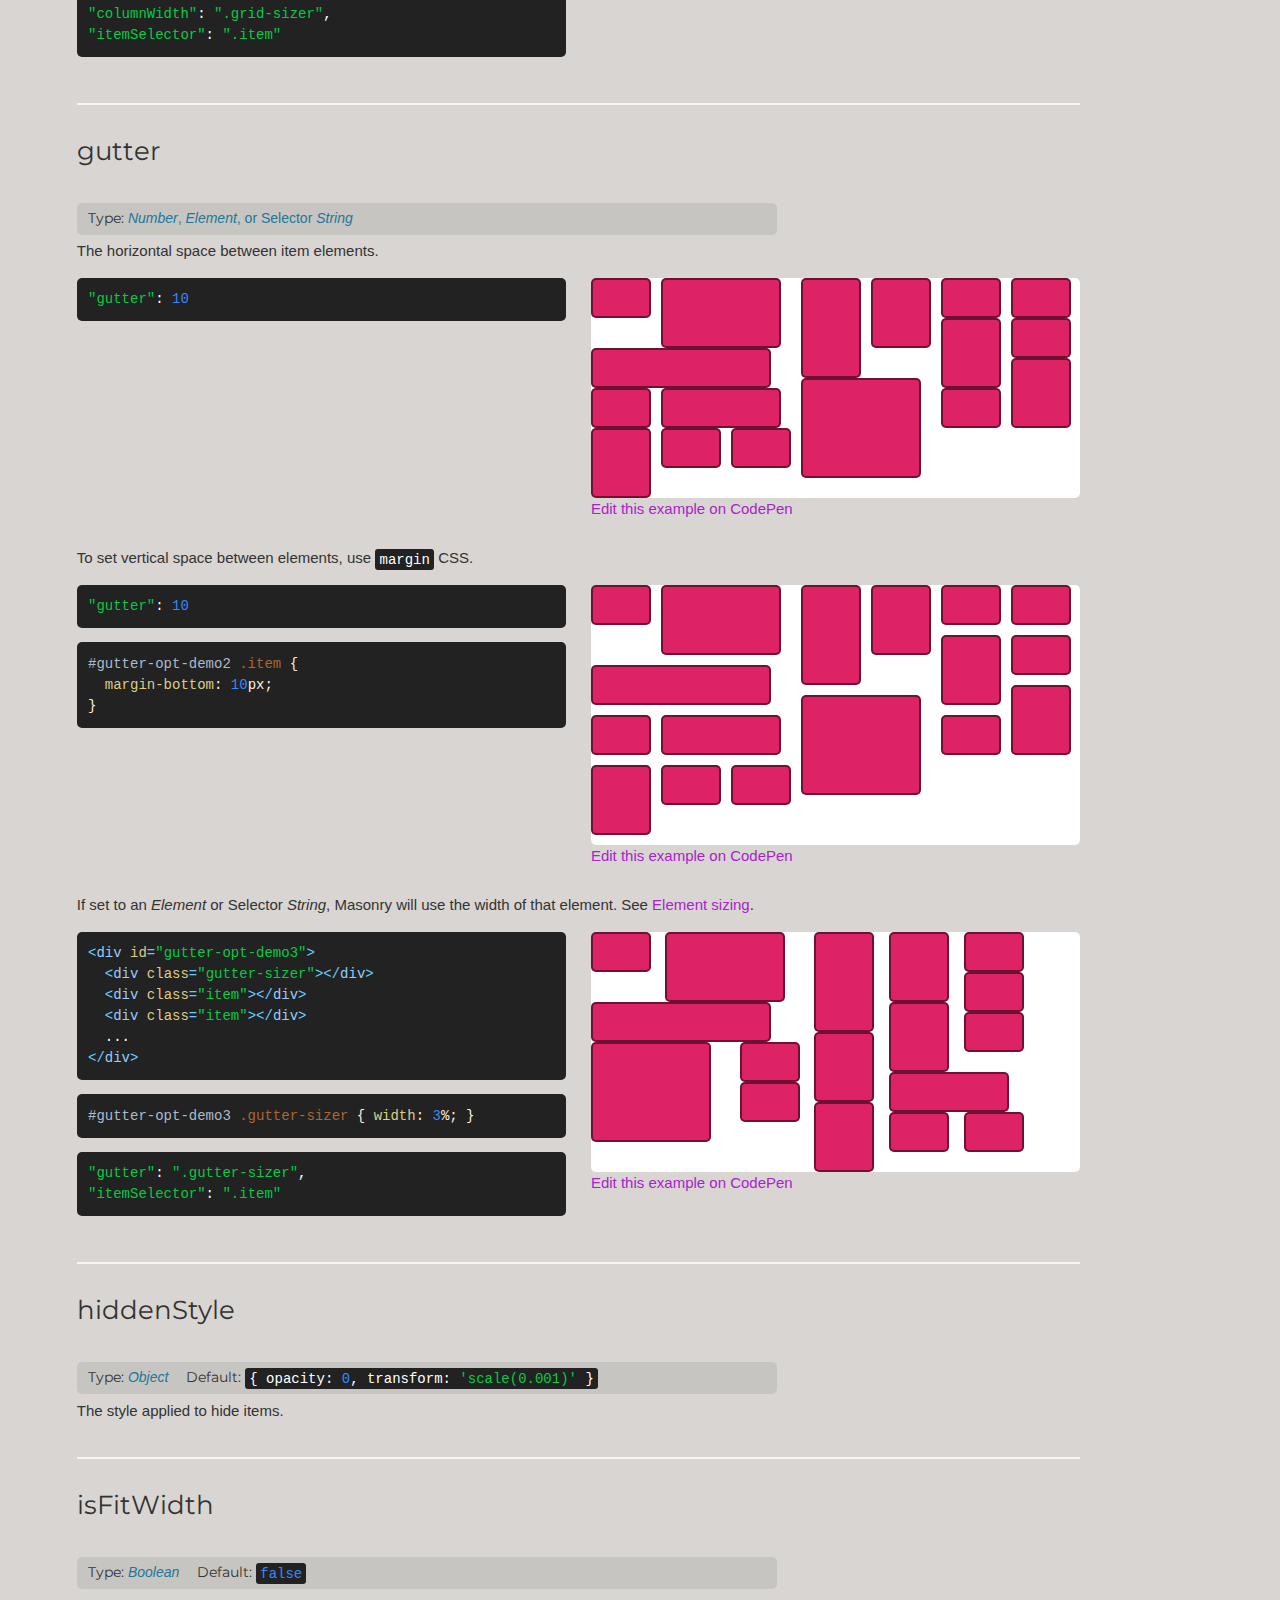
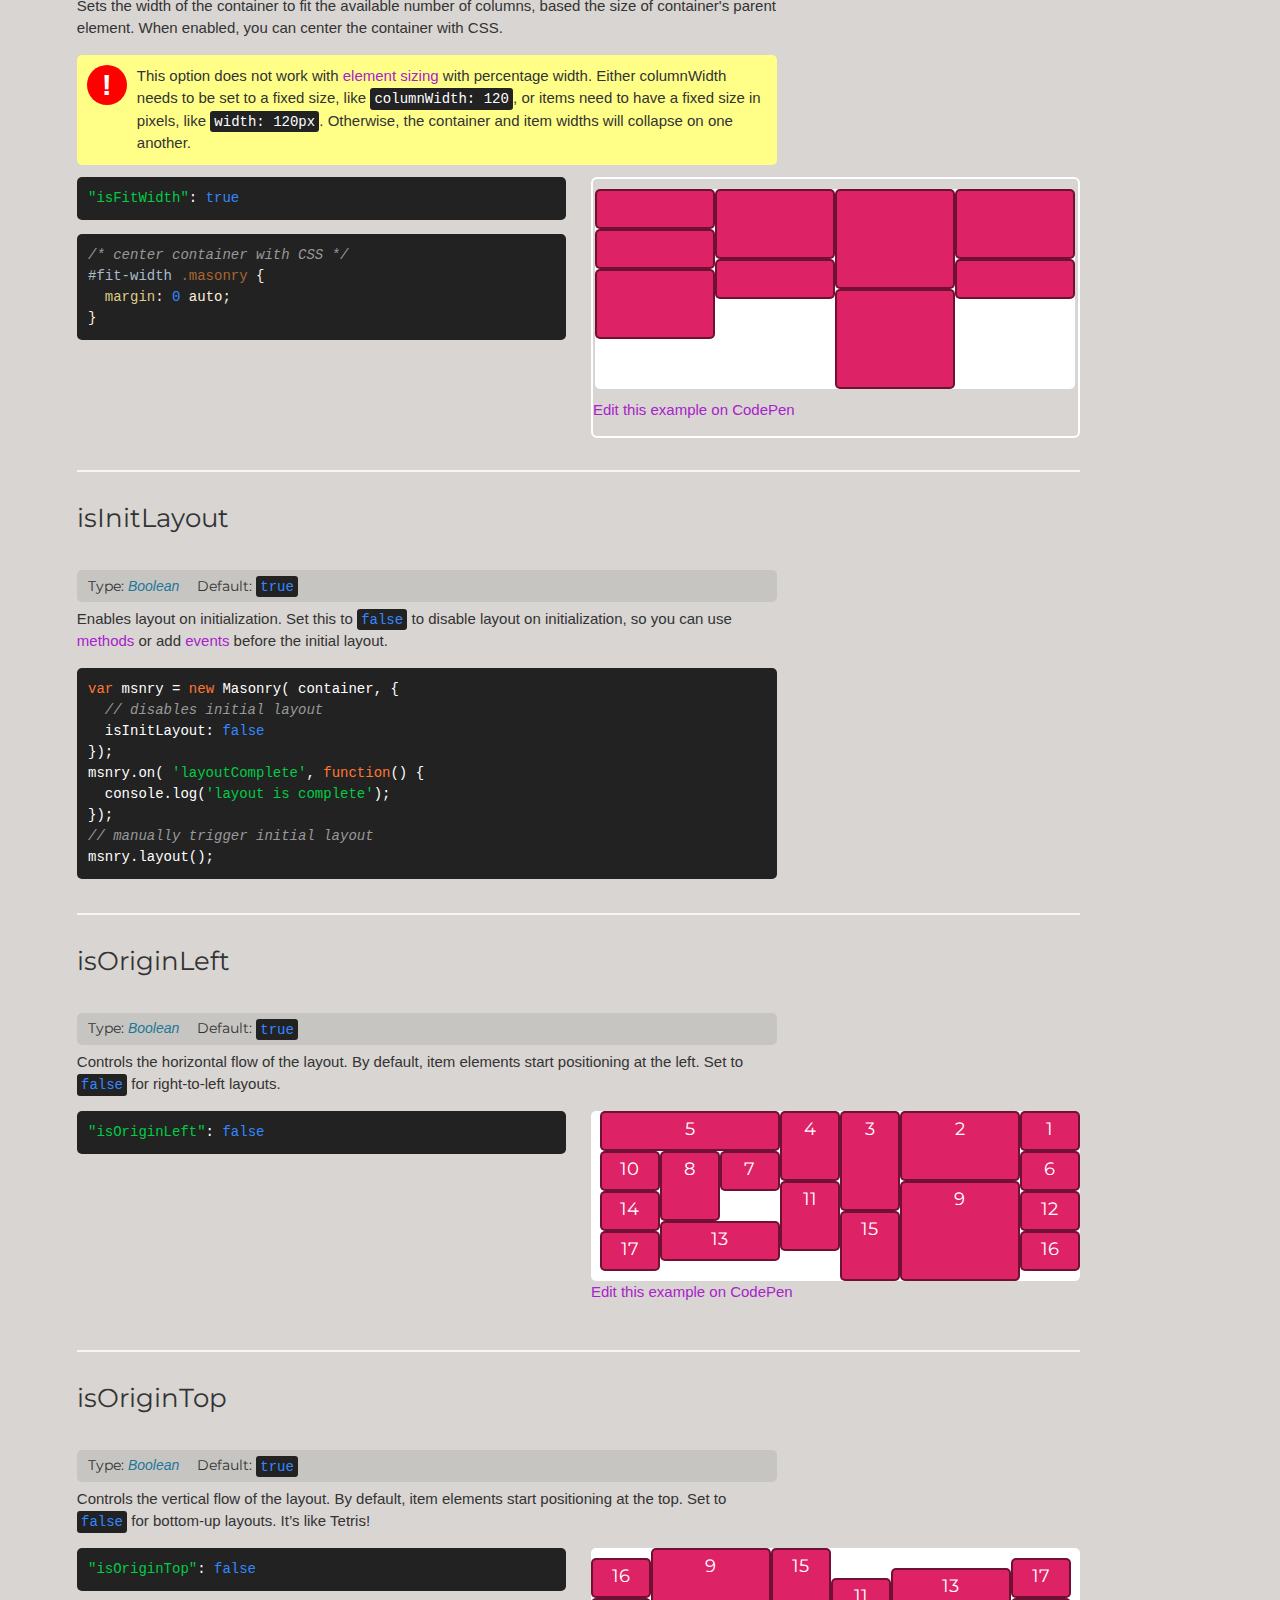
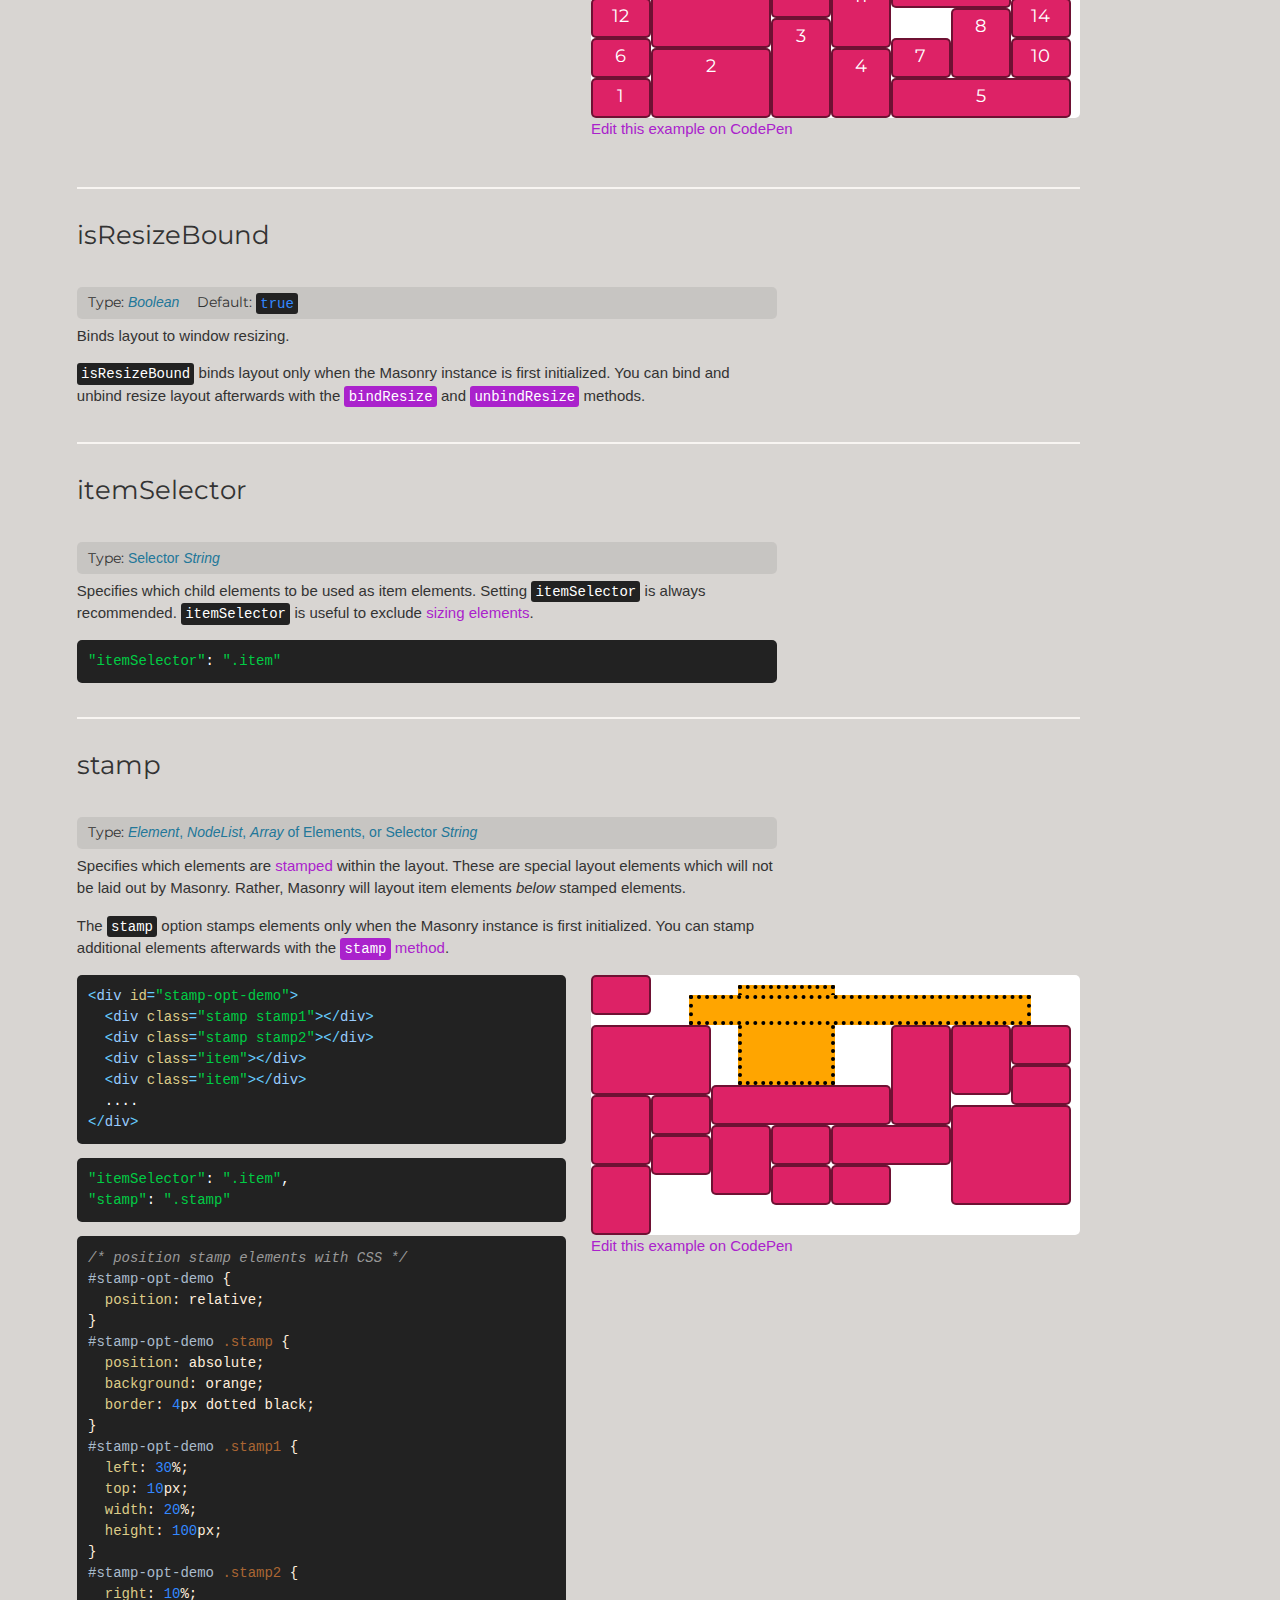
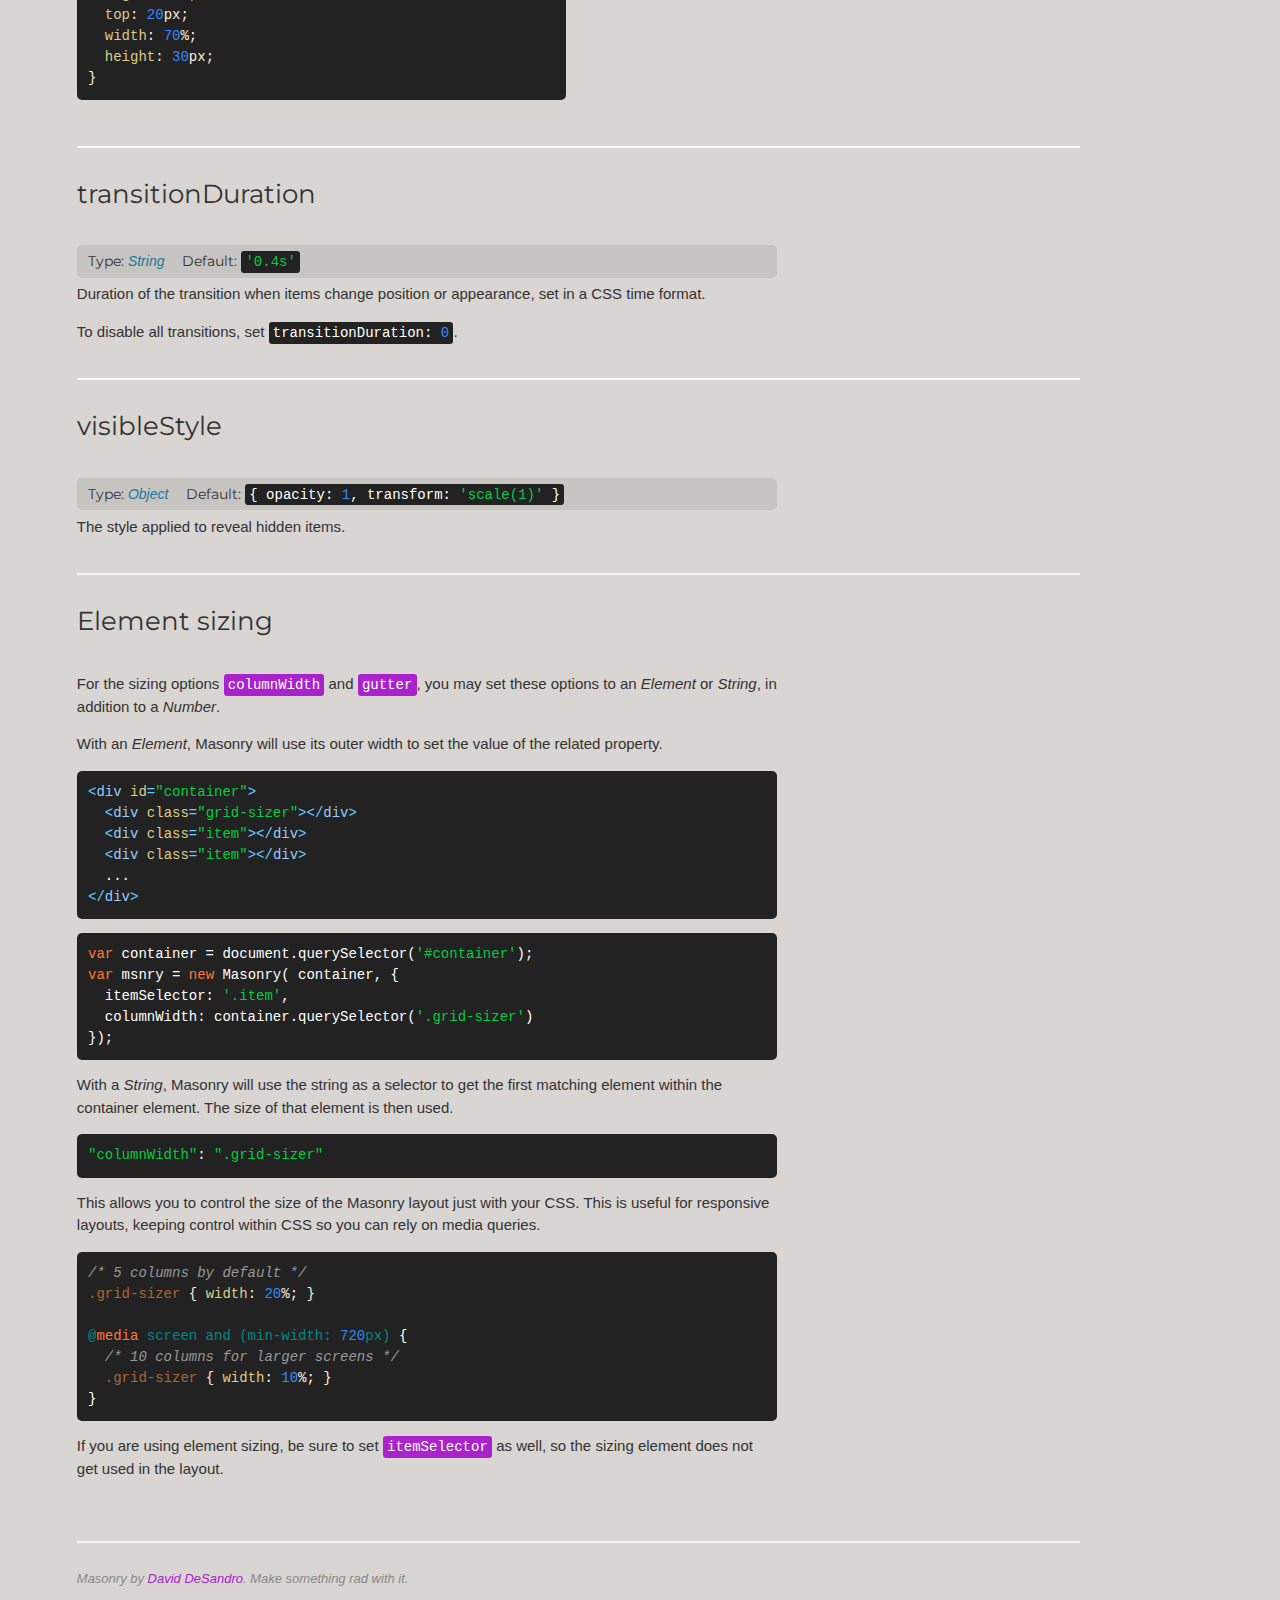
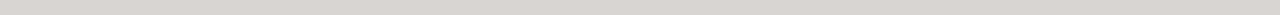
<file: masonry-docs/options.html>
<!doctype html>
<!--[if lte IE 8]>     <html class="lt-ie9"> <![endif]-->
<!--[if gt IE 8]><!--> <html class=""> <!--<![endif]-->
<head>
  <meta charset="utf-8" />
  <meta http-equiv="X-UA-Compatible" content="IE=edge,chrome=1" />
  <meta name="viewport" content="width=device-width" />
  <meta name="description" content="Cascading grid layout library" />

  <title>Masonry Options</title>

  <link rel="stylesheet" href="http://fonts.googleapis.com/css?family=Montserrat:400,700" />

  
    <!-- DEV MODE - including each .css file -->
    
      <link rel="stylesheet" href="bower_components/normalize-css/normalize.css" />
    
      <link rel="stylesheet" href="css/base.css" />
    
      <link rel="stylesheet" href="css/code.css" />
    
      <link rel="stylesheet" href="css/demos.css" />
    
      <link rel="stylesheet" href="css/footer.css" />
    
      <link rel="stylesheet" href="css/hero.css" />
    
      <link rel="stylesheet" href="css/icons.css" />
    
      <link rel="stylesheet" href="css/index.css" />
    
      <link rel="stylesheet" href="css/layout.css" />
    
      <link rel="stylesheet" href="css/modules.css" />
    
      <link rel="stylesheet" href="css/site-nav.css" />
    
  

  
  <meta name="twitter:card" content="summary" />
  <meta name="twitter:site" content="@desandro" />
  <meta name="twitter:url" content="http://masonry.desandro.com/options.html" />
  <meta name="twitter:title" content="Masonry Options" />
  <meta name="twitter:description" content="Cascading grid layout library" />

  

</head>
<body class="options-page" data-page="options">

  <div id="site-nav">
    <div class="primary-content">
      <h1><a href=".">Masonry</a></h1>
      <ol>
        <li class="nav-options"><a href="options.html">Options</a></li>
        <li class="nav-methods"><a href="methods.html">Methods</a></li>
        <li class="nav-events"><a href="events.html">Events</a></li>
        <li class="nav-appendix"><a href="appendix.html">Appendix</a></li>
        <li class="nav-faq"><a href="faq.html">FAQ</a></li>
      </ol>
    </div>
  </div>

  
  

  <div id="content">

    <div class="primary-content">
      
        <h1>Options</h1>
        

      
      
        <ul id="page-nav">
          
            <li><a href="#containerstyle">containerStyle</a></li>
          
            <li><a href="#columnwidth">columnWidth</a></li>
          
            <li><a href="#gutter">gutter</a></li>
          
            <li><a href="#hiddenstyle">hiddenStyle</a></li>
          
            <li><a href="#isfitwidth">isFitWidth</a></li>
          
            <li><a href="#isinitlayout">isInitLayout</a></li>
          
            <li><a href="#isoriginleft">isOriginLeft</a></li>
          
            <li><a href="#isorigintop">isOriginTop</a></li>
          
            <li><a href="#isresizebound">isResizeBound</a></li>
          
            <li><a href="#itemselector">itemSelector</a></li>
          
            <li><a href="#stamp">stamp</a></li>
          
            <li><a href="#transitionduration">transitionDuration</a></li>
          
            <li><a href="#visiblestyle">visibleStyle</a></li>
          
            <li><a href="#element-sizing">Element sizing</a></li>
          
        </ul>
      
    </div>

    
    
<div class="primary-content">

<p>All options are optional, but <a href="#columnwidth"><code>columnWidth</code></a> and <a href="#itemselector"><code>itemSelector</code></a> are recommended.</p>

<pre><code class="js"><span class="keyword">var</span> container = document.querySelector(<span class="string">'#container'</span>);
<span class="keyword">var</span> msnry = <span class="keyword">new</span> Masonry( container, {
  columnWidth: <span class="number">200</span>,
  itemSelector: <span class="string">'.item'</span>
});</code></pre>

<pre><code class="js"><span class="comment">// with jQuery</span>
$(<span class="string">'#container'</span>).masonry({
  columnWidth: <span class="number">200</span>,
  itemSelector: <span class="string">'.item'</span>
});</code></pre>

<pre><code class="html"><span class="comment">&lt;!-- in HTML --&gt;</span>
<span class="tag">&lt;<span class="title">div</span> <span class="attribute">id</span>=<span class="value">"container"</span> <span class="attribute">class</span>=<span class="value">"js-masonry"</span>
  <span class="attribute">data-masonry-options</span>=<span class="value">'{ "columnWidth": 200, "itemSelector": ".item" }'</span>&gt;</span></code></pre>


</div><div class="primary-content">

<h2 id="containerstyle">containerStyle</h2>


<div class="param">
  <p class="param-bit type">
    <b>Type:</b>
    <span class="value"><i>Object</i></span>
  </p>
  <p class="param-bit default">
    <b>Default:</b>
    <span class="value"><code>{ position: <span class="string">'relative'</span> }</code></span>
  </p>
</div>

<p>CSS styles that are applied to the container element. To disable Masonry from setting any CSS to the container element, set <code>containerStyle: <span class="literal">null</span></code>.</p>

</div><div class="primary-content">

<h2 id="columnwidth">columnWidth</h2>

<div class="param">
  <p class="param-bit type">
    <b>Type:</b>
    <span class="value"><i>Number</i>, <i>Element</i>, or Selector <i>String</i></span>
  </p>
</div>

<p>The width of a column of a horizontal grid.</p>

<p>If <code>columnWidth</code> is not set, Masonry will use the outer width of the first element.</p>

<div class="row example">
  <div class="cell example-code">
<pre><code class="js"><span class="string">"columnWidth"</span>: <span class="number">60</span></code></pre>

  </div>
  <div class="cell demo">
    <div class="masonry js-masonry"  data-masonry-options='{ "columnWidth": 60 }'>
      <div class="item"></div>
<div class="item w2 h2"></div>
<div class="item h3"></div>
<div class="item h2"></div>
<div class="item w3"></div>
<div class="item"></div>
<div class="item"></div>
<div class="item h2"></div>
<div class="item w2 h3"></div>
<div class="item"></div>
<div class="item h2"></div>
<div class="item"></div>
<div class="item w2"></div>
<div class="item"></div>
<div class="item h2"></div>
<div class="item"></div>
<div class="item"></div>

    </div>
    <p class="edit"><a href="http://codepen.io/desandro/pen/osFxj">Edit this example on CodePen</a></p>
  </div>
</div>

<p>If set to an <i>Element</i> or Selector <i>String</i>, Masonry will use the width of that element. See <a href="#element-sizing">Element sizing</a>. Setting <code>columnWidth</code> with element sizing is recommended if you are using percentage widths.</p>

<div class="row example">
  <div class="cell example-code">
<pre><code class="html"><span class="tag">&lt;<span class="title">div</span> <span class="attribute">id</span>=<span class="value">"column-width-demo2"</span>&gt;</span>
  <span class="tag">&lt;<span class="title">div</span> <span class="attribute">class</span>=<span class="value">"grid-sizer"</span>&gt;</span><span class="tag">&lt;/<span class="title">div</span>&gt;</span>
  <span class="tag">&lt;<span class="title">div</span> <span class="attribute">class</span>=<span class="value">"item"</span>&gt;</span><span class="tag">&lt;/<span class="title">div</span>&gt;</span>
  <span class="tag">&lt;<span class="title">div</span> <span class="attribute">class</span>=<span class="value">"item"</span>&gt;</span><span class="tag">&lt;/<span class="title">div</span>&gt;</span>
  ...
<span class="tag">&lt;/<span class="title">div</span>&gt;</span></code></pre>

<pre><code class="css"><span class="id">#column-width-demo2</span> <span class="class">.grid-sizer</span> <span class="rules">{ <span class="rule"><span class="attribute">width</span>:<span class="value"> <span class="number">20</span>%;</span></span> <span class="rule">}</span></span>
<span class="id">#column-width-demo2</span> <span class="class">.item</span> <span class="rules">{ <span class="rule"><span class="attribute">width</span>:<span class="value"> <span class="number">20</span>%;</span></span> <span class="rule">}</span></span>
<span class="id">#column-width-demo2</span> <span class="class">.item</span><span class="class">.w2</span> <span class="rules">{ <span class="rule"><span class="attribute">width</span>:<span class="value"> <span class="number">40</span>%;</span></span> <span class="rule">}</span></span></code></pre>

<pre><code class="js"><span class="string">"columnWidth"</span>: <span class="string">".grid-sizer"</span>,
<span class="string">"itemSelector"</span>: <span class="string">".item"</span></code></pre>

  </div>
  <div class="cell demo">
    <div id="column-width-demo2" class="masonry js-masonry" data-masonry-options='{ "columnWidth": ".grid-sizer", "itemSelector": ".item" }'>
      <div class="grid-sizer"></div>
      <div class="item"></div>
<div class="item w2 h2"></div>
<div class="item h3"></div>
<div class="item h2"></div>
<div class="item w3"></div>
<div class="item"></div>
<div class="item"></div>
<div class="item h2"></div>
<div class="item w2 h3"></div>
<div class="item"></div>
<div class="item h2"></div>
<div class="item"></div>
<div class="item w2"></div>
<div class="item"></div>
<div class="item h2"></div>
<div class="item"></div>
<div class="item"></div>

    </div>
    <p class="edit"><a href="http://codepen.io/desandro/pen/JFpeg">Edit this example on CodePen</a></p>
  </div>
</div>

</div><div class="primary-content">

<h2 id="gutter">gutter</h2>

<div class="param">
  <p class="param-bit type">
    <b>Type:</b>
    <span class="value"><i>Number</i>, <i>Element</i>, or Selector <i>String</i></span>
  </p>
</div>

<p>The horizontal space between item elements.</p>

<div class="row example">
  <div class="cell example-code">
<pre><code class="js"><span class="string">"gutter"</span>: <span class="number">10</span></code></pre>

  </div>
  <div class="cell demo">
    <div class="masonry js-masonry" data-masonry-options='{ "gutter": 10 }'>
      <div class="item"></div>
<div class="item w2 h2"></div>
<div class="item h3"></div>
<div class="item h2"></div>
<div class="item w3"></div>
<div class="item"></div>
<div class="item"></div>
<div class="item h2"></div>
<div class="item w2 h3"></div>
<div class="item"></div>
<div class="item h2"></div>
<div class="item"></div>
<div class="item w2"></div>
<div class="item"></div>
<div class="item h2"></div>
<div class="item"></div>
<div class="item"></div>

    </div>
    <p class="edit"><a href="http://codepen.io/desandro/pen/iIbgC">Edit this example on CodePen</a></p>
  </div>
</div>

<p>To set vertical space between elements, use <code>margin</code> CSS.</p>

<div class="row example">
  <div class="cell example-code">
<pre><code class="js"><span class="string">"gutter"</span>: <span class="number">10</span></code></pre>

<pre><code class="css"><span class="id">#gutter-opt-demo2</span> <span class="class">.item</span> <span class="rules">{
  <span class="rule"><span class="attribute">margin-bottom</span>:<span class="value"> <span class="number">10</span>px;</span></span>
<span class="rule">}</span></span></code></pre>

  </div>
  <div id="gutter-opt-demo2" class="cell demo">
    <div class="masonry js-masonry" data-masonry-options='{ "gutter": 10 }'>
      <div class="item"></div>
<div class="item w2 h2"></div>
<div class="item h3"></div>
<div class="item h2"></div>
<div class="item w3"></div>
<div class="item"></div>
<div class="item"></div>
<div class="item h2"></div>
<div class="item w2 h3"></div>
<div class="item"></div>
<div class="item h2"></div>
<div class="item"></div>
<div class="item w2"></div>
<div class="item"></div>
<div class="item h2"></div>
<div class="item"></div>
<div class="item"></div>

    </div>
    <p class="edit"><a href="http://codepen.io/desandro/pen/gbnko">Edit this example on CodePen</a></p>
  </div>
</div>

<p>If set to an <i>Element</i> or Selector <i>String</i>, Masonry will use the width of that element. See <a href="#element-sizing">Element sizing</a>.</p>

<div class="row example">
  <div class="cell example-code">
<pre><code class="html"><span class="tag">&lt;<span class="title">div</span> <span class="attribute">id</span>=<span class="value">"gutter-opt-demo3"</span>&gt;</span>
  <span class="tag">&lt;<span class="title">div</span> <span class="attribute">class</span>=<span class="value">"gutter-sizer"</span>&gt;</span><span class="tag">&lt;/<span class="title">div</span>&gt;</span>
  <span class="tag">&lt;<span class="title">div</span> <span class="attribute">class</span>=<span class="value">"item"</span>&gt;</span><span class="tag">&lt;/<span class="title">div</span>&gt;</span>
  <span class="tag">&lt;<span class="title">div</span> <span class="attribute">class</span>=<span class="value">"item"</span>&gt;</span><span class="tag">&lt;/<span class="title">div</span>&gt;</span>
  ...
<span class="tag">&lt;/<span class="title">div</span>&gt;</span></code></pre>

<pre><code class="css"><span class="id">#gutter-opt-demo3</span> <span class="class">.gutter-sizer</span> <span class="rules">{ <span class="rule"><span class="attribute">width</span>:<span class="value"> <span class="number">3</span>%;</span></span> <span class="rule">}</span></span></code></pre>

<pre><code class="js"><span class="string">"gutter"</span>: <span class="string">".gutter-sizer"</span>,
<span class="string">"itemSelector"</span>: <span class="string">".item"</span></code></pre>

  </div>
  <div class="cell demo" >
    <div id="gutter-opt-demo3" class="masonry js-masonry" data-masonry-options='{ "gutter": ".gutter-sizer", "itemSelector": ".item" }'>
      <div class="gutter-sizer"></div>
      <div class="item"></div>
<div class="item w2 h2"></div>
<div class="item h3"></div>
<div class="item h2"></div>
<div class="item w3"></div>
<div class="item"></div>
<div class="item"></div>
<div class="item h2"></div>
<div class="item w2 h3"></div>
<div class="item"></div>
<div class="item h2"></div>
<div class="item"></div>
<div class="item w2"></div>
<div class="item"></div>
<div class="item h2"></div>
<div class="item"></div>
<div class="item"></div>

    </div>
    <p class="edit"><a href="http://codepen.io/desandro/pen/BAJKn">Edit this example on CodePen</a></p>
  </div>
</div>

</div><div class="primary-content">

<h2 id="hiddenstyle">hiddenStyle</h2>

<div class="param">
  <p class="param-bit type">
    <b>Type:</b>
    <span class="value"><i>Object</i></span>
  </p>
  <p class="param-bit default">
    <b>Default:</b>
    <span class="value"><code>{ opacity: <span class="literal">0</span>, transform: <span class="string">'scale(0.001)'</span> }</code></span>
  </p>
</div>

<p>The style applied to hide items.</p>

</div><div class="primary-content">

<h2 id="isfitwidth">isFitWidth</h2>

<div class="param">
  <p class="param-bit type">
    <b>Type:</b>
    <span class="value"><i>Boolean</i></span>
  </p>
  <p class="param-bit default">
    <b>Default:</b>
    <span class="value"><code><span class="literal">false</span></code></span>
  </p>
</div>

<p>Sets the width of the container to fit the available number of columns, based the size of container's parent element. When enabled, you can center the container with CSS.</p>

<div class="warning">
  <p>This option does not work with <a href="#element-sizing">element sizing</a> with percentage width. Either columnWidth needs to be set to a fixed size, like <code>columnWidth: 120</code>, or items need to have a fixed size in pixels, like <code>width: 120px</code>. Otherwise, the container and item widths will collapse on one another.</p>
</div>

<div class="row example">
  <div class="cell example-code">
<pre><code class="js"><span class="string">"isFitWidth"</span>: <span class="literal">true</span></code></pre>

<pre><code class="css"><span class="comment">/* center container with CSS */</span>
<span class="id">#fit-width</span> <span class="class">.masonry</span> <span class="rules">{
  <span class="rule"><span class="attribute">margin</span>:<span class="value"> <span class="number">0</span> auto;</span></span>
<span class="rule">}</span></span></code></pre>

  </div>
  <div id="fit-width" class="cell demo">
    <div class="masonry js-masonry" data-masonry-options='{ "isFitWidth": true }'>
      <div class="item w2"></div>
      <div class="item w2 h2"></div>
      <div class="item w2 h3"></div>
      <div class="item w2 h2"></div>
      <div class="item w2"></div>
      <div class="item w2"></div>
      <div class="item w2"></div>
      <div class="item w2 h2"></div>
      <div class="item w2 h3"></div>
    </div>
    <p class="edit"><a href="http://codepen.io/desandro/pen/nGLvx">Edit this example on CodePen</a></p>
  </div>
</div>

</div><div class="primary-content">

<h2 id="isinitlayout">isInitLayout</h2>

<div class="param">
  <p class="param-bit type">
    <b>Type:</b>
    <span class="value"><i>Boolean</i></span>
  </p>
  <p class="param-bit default">
    <b>Default:</b>
    <span class="value"><code><span class="literal">true</span></code></span>
  </p>
</div>

<p>Enables layout on initialization. Set this to <code><span class="literal">false</span></code> to disable layout on initialization, so you can use <a href="methods.html">methods</a> or add <a href="events.html">events</a> before the initial layout.</p>

<pre><code class="js"><span class="keyword">var</span> msnry = <span class="keyword">new</span> Masonry( container, {
  <span class="comment">// disables initial layout</span>
  isInitLayout: <span class="literal">false</span>
});
msnry.on( <span class="string">'layoutComplete'</span>, <span class="keyword">function</span>() {
  console.log(<span class="string">'layout is complete'</span>);
});
<span class="comment">// manually trigger initial layout</span>
msnry.layout();</code></pre>


</div><div class="primary-content">

<h2 id="isoriginleft">isOriginLeft</h2>

<div class="param">
  <p class="param-bit type">
    <b>Type:</b>
    <span class="value"><i>Boolean</i></span>
  </p>
  <p class="param-bit default">
    <b>Default:</b>
    <span class="value"><code><span class="literal">true</span></code></span>
  </p>
</div>

<p>Controls the horizontal flow of the layout. By default, item elements start positioning at the left. Set to <code><span class="literal">false</span></code> for right-to-left layouts.</p>

<div class="row example">
  <div class="cell example-code">
<pre><code class="js"><span class="string">"isOriginLeft"</span>: <span class="literal">false</span></code></pre>

  </div>
  <div class="cell demo">
    <div class="masonry js-masonry counting" data-masonry-options='{ "isOriginLeft": false }'>
      <div class="item"></div>
<div class="item w2 h2"></div>
<div class="item h3"></div>
<div class="item h2"></div>
<div class="item w3"></div>
<div class="item"></div>
<div class="item"></div>
<div class="item h2"></div>
<div class="item w2 h3"></div>
<div class="item"></div>
<div class="item h2"></div>
<div class="item"></div>
<div class="item w2"></div>
<div class="item"></div>
<div class="item h2"></div>
<div class="item"></div>
<div class="item"></div>

    </div>
    <p class="edit"><a href="http://codepen.io/desandro/pen/adwgL">Edit this example on CodePen</a></p>
  </div>
</div>

</div><div class="primary-content">

<h2 id="isorigintop">isOriginTop</h2>

<div class="param">
  <p class="param-bit type">
    <b>Type:</b>
    <span class="value"><i>Boolean</i></span>
  </p>
  <p class="param-bit default">
    <b>Default:</b>
    <span class="value"><code><span class="literal">true</span></code></span>
  </p>
</div>

<p>Controls the vertical flow of the layout. By default, item elements start positioning at the top. Set to <code><span class="literal">false</span></code> for bottom-up layouts. It&rsquo;s like Tetris!</p>

<div class="row example">
  <div class="cell example-code">
<pre><code class="js"><span class="string">"isOriginTop"</span>: <span class="literal">false</span></code></pre>

  </div>
  <div class="cell demo">
    <div class="masonry js-masonry counting" data-masonry-options='{ "isOriginTop": false }'>
      <div class="item"></div>
<div class="item w2 h2"></div>
<div class="item h3"></div>
<div class="item h2"></div>
<div class="item w3"></div>
<div class="item"></div>
<div class="item"></div>
<div class="item h2"></div>
<div class="item w2 h3"></div>
<div class="item"></div>
<div class="item h2"></div>
<div class="item"></div>
<div class="item w2"></div>
<div class="item"></div>
<div class="item h2"></div>
<div class="item"></div>
<div class="item"></div>

    </div>
    <p class="edit"><a href="http://codepen.io/desandro/pen/uwtLs">Edit this example on CodePen</a></p>
  </div>
</div>

</div><div class="primary-content">

<h2 id="isresizebound">isResizeBound</h2>

<div class="param">
  <p class="param-bit type">
    <b>Type:</b>
    <span class="value"><i>Boolean</i></span>
  </p>
  <p class="param-bit default">
    <b>Default:</b>
    <span class="value"><code><span class="literal">true</span></code></span>
  </p>
</div>

<p>Binds layout to window resizing.</p>

<p><code>isResizeBound</code> binds layout only when the Masonry instance is first initialized. You can bind and unbind resize layout afterwards with the <a href="methods.html#bindresize"><code>bindResize</code></a> and <a href="methods.html#unbindresize"><code>unbindResize</code></a> methods.</p>

</div><div class="primary-content">

<h2 id="itemselector">itemSelector</h2>

<div class="param">
  <p class="param-bit type">
    <b>Type:</b>
    <span class="value">Selector <i>String</i></span>
  </p>
</div>

<p>Specifies which child elements to be used as item elements. Setting <code>itemSelector</code> is always recommended. <code>itemSelector</code> is useful to exclude <a href="#element-sizing">sizing elements</a>.</p>

<pre><code class="js"><span class="string">"itemSelector"</span>: <span class="string">".item"</span></code></pre>


</div><div class="primary-content">

<h2 id="stamp">stamp</h2>

<div class="param">
  <p class="param-bit type">
    <b>Type:</b>
    <span class="value"><i>Element</i>, <i>NodeList</i>, <i>Array</i> of Elements, or Selector <i>String</i></span>
  </p>
</div>

<p>Specifies which elements are <a href="methods.html#stamp">stamped</a> within the layout. These are special layout elements which will not be laid out by Masonry. Rather, Masonry will layout item elements <em>below</em> stamped elements.</p>

<p>The <code>stamp</code> option stamps elements only when the Masonry instance is first initialized. You can stamp additional elements afterwards with the <a href="methods.html#stamp"><code>stamp</code> method</a>.</p>

<div class="row example">
  <div class="cell example-code">
<pre><code class="html"><span class="tag">&lt;<span class="title">div</span> <span class="attribute">id</span>=<span class="value">"stamp-opt-demo"</span>&gt;</span>
  <span class="tag">&lt;<span class="title">div</span> <span class="attribute">class</span>=<span class="value">"stamp stamp1"</span>&gt;</span><span class="tag">&lt;/<span class="title">div</span>&gt;</span>
  <span class="tag">&lt;<span class="title">div</span> <span class="attribute">class</span>=<span class="value">"stamp stamp2"</span>&gt;</span><span class="tag">&lt;/<span class="title">div</span>&gt;</span>
  <span class="tag">&lt;<span class="title">div</span> <span class="attribute">class</span>=<span class="value">"item"</span>&gt;</span><span class="tag">&lt;/<span class="title">div</span>&gt;</span>
  <span class="tag">&lt;<span class="title">div</span> <span class="attribute">class</span>=<span class="value">"item"</span>&gt;</span><span class="tag">&lt;/<span class="title">div</span>&gt;</span>
  ....
<span class="tag">&lt;/<span class="title">div</span>&gt;</span></code></pre>

<pre><code class="js"><span class="string">"itemSelector"</span>: <span class="string">".item"</span>,
<span class="string">"stamp"</span>: <span class="string">".stamp"</span></code></pre>

<pre><code class="css"><span class="comment">/* position stamp elements with CSS */</span>
<span class="id">#stamp-opt-demo</span> <span class="rules">{
  <span class="rule"><span class="attribute">position</span>:<span class="value"> relative;</span></span>
<span class="rule">}</span></span>
<span class="id">#stamp-opt-demo</span> <span class="class">.stamp</span> <span class="rules">{
  <span class="rule"><span class="attribute">position</span>:<span class="value"> absolute;</span></span>
  <span class="rule"><span class="attribute">background</span>:<span class="value"> orange;</span></span>
  <span class="rule"><span class="attribute">border</span>:<span class="value"> <span class="number">4</span>px dotted black;</span></span>
<span class="rule">}</span></span>
<span class="id">#stamp-opt-demo</span> <span class="class">.stamp1</span> <span class="rules">{
  <span class="rule"><span class="attribute">left</span>:<span class="value"> <span class="number">30</span>%;</span></span>
  <span class="rule"><span class="attribute">top</span>:<span class="value"> <span class="number">10</span>px;</span></span>
  <span class="rule"><span class="attribute">width</span>:<span class="value"> <span class="number">20</span>%;</span></span>
  <span class="rule"><span class="attribute">height</span>:<span class="value"> <span class="number">100</span>px;</span></span>
<span class="rule">}</span></span>
<span class="id">#stamp-opt-demo</span> <span class="class">.stamp2</span> <span class="rules">{
  <span class="rule"><span class="attribute">right</span>:<span class="value"> <span class="number">10</span>%;</span></span>
  <span class="rule"><span class="attribute">top</span>:<span class="value"> <span class="number">20</span>px;</span></span>
  <span class="rule"><span class="attribute">width</span>:<span class="value"> <span class="number">70</span>%;</span></span>
  <span class="rule"><span class="attribute">height</span>:<span class="value"> <span class="number">30</span>px;</span></span>
<span class="rule">}</span></span></code></pre>

  </div>
  <div class="cell demo">
    <div id="stamp-opt-demo" class="masonry has-stamp js-masonry" data-masonry-options='{ "itemSelector": ".item", "stamp": ".stamp" }'>
      <div class="stamp stamp1"></div>
      <div class="stamp stamp2"></div>
      <div class="item"></div>
<div class="item w2 h2"></div>
<div class="item h3"></div>
<div class="item h2"></div>
<div class="item w3"></div>
<div class="item"></div>
<div class="item"></div>
<div class="item h2"></div>
<div class="item w2 h3"></div>
<div class="item"></div>
<div class="item h2"></div>
<div class="item"></div>
<div class="item w2"></div>
<div class="item"></div>
<div class="item h2"></div>
<div class="item"></div>
<div class="item"></div>

    </div>
    <p class="edit"><a href="http://codepen.io/desandro/pen/hsine">Edit this example on CodePen</a></p>
  </div>
</div>

</div><div class="primary-content">

<h2 id="transitionduration">transitionDuration</h2>

<div class="param">
  <p class="param-bit type">
    <b>Type:</b>
    <span class="value"><i>String</i></span>
  </p>
  <p class="param-bit default">
    <b>Default:</b>
    <span class="value"><code><span class="string">'0.4s'</span></code></span>
  </p>
</div>

<p>Duration of the transition when items change position or appearance, set in a CSS time format.</p>

<p>To disable all transitions, set <code>transitionDuration: <span class="literal">0</span></code>.</p>

</div><div class="primary-content">

<h2 id="visiblestyle">visibleStyle</h2>

<div class="param">
  <p class="param-bit type">
    <b>Type:</b>
    <span class="value"><i>Object</i></span>
  </p>
  <p class="param-bit default">
    <b>Default:</b>
    <span class="value"><code>{ opacity: <span class="literal">1</span>, transform: <span class="string">'scale(1)'</span> }</code></span>
  </p>
</div>

<p>The style applied to reveal hidden items.</p>

</div><div class="primary-content">

<h2 id="element-sizing">Element sizing</h2>

<p>For the sizing options <a href="#columnwidth"><code>columnWidth</code></a> and <a href="#gutter"><code>gutter</code></a>, you may set these options to an <i>Element</i> or <i>String</i>, in addition to a <i>Number</i>.</p>

<p>With an <i>Element</i>, Masonry will use its outer width to set the value of the related property.</p>

<pre><code class="html"><span class="tag">&lt;<span class="title">div</span> <span class="attribute">id</span>=<span class="value">"container"</span>&gt;</span>
  <span class="tag">&lt;<span class="title">div</span> <span class="attribute">class</span>=<span class="value">"grid-sizer"</span>&gt;</span><span class="tag">&lt;/<span class="title">div</span>&gt;</span>
  <span class="tag">&lt;<span class="title">div</span> <span class="attribute">class</span>=<span class="value">"item"</span>&gt;</span><span class="tag">&lt;/<span class="title">div</span>&gt;</span>
  <span class="tag">&lt;<span class="title">div</span> <span class="attribute">class</span>=<span class="value">"item"</span>&gt;</span><span class="tag">&lt;/<span class="title">div</span>&gt;</span>
  ...
<span class="tag">&lt;/<span class="title">div</span>&gt;</span></code></pre>


<pre><code class="js"><span class="keyword">var</span> container = document.querySelector(<span class="string">'#container'</span>);
<span class="keyword">var</span> msnry = <span class="keyword">new</span> Masonry( container, {
  itemSelector: <span class="string">'.item'</span>,
  columnWidth: container.querySelector(<span class="string">'.grid-sizer'</span>)
});</code></pre>


<p>With a <i>String</i>, Masonry will use the string as a selector to get the first matching element within the container element. The size of that element is then used.</p>

<pre><code class="js"><span class="string">"columnWidth"</span>: <span class="string">".grid-sizer"</span></code></pre>


<p>This allows you to control the size of the Masonry layout just with your CSS. This is useful for responsive layouts, keeping control within CSS so you can rely on media queries.</p>

<pre><code class="css"><span class="comment">/* 5 columns by default */</span>
<span class="class">.grid-sizer</span> <span class="rules">{ <span class="rule"><span class="attribute">width</span>:<span class="value"> <span class="number">20</span>%;</span></span> <span class="rule">}</span></span>

<span class="at_rule">@<span class="keyword">media</span> screen and (min-width: <span class="number">720</span>px) </span>{
  <span class="comment">/* 10 columns for larger screens */</span>
  <span class="class">.grid-sizer</span> <span class="rules">{ <span class="rule"><span class="attribute">width</span>:<span class="value"> <span class="number">10</span>%;</span></span> <span class="rule">}</span></span>
}</code></pre>


<p>If you are using element sizing, be sure to set <a href="#itemselector"><code>itemSelector</code></a> as well, so the sizing element does not get used in the layout.</p>

</div>


  </div>

  <div id="footer">
    <div class="primary-content">
      Masonry by <a href="http://desandro.com">David DeSandro</a>. Make something rad with it.
    </div>
  </div>

<!-- Masonry does NOT require jQuery.
     jQuery is only used to demonstrate Masonry as a jQuery plugin -->
<script src="http://ajax.googleapis.com/ajax/libs/jquery/1.10.0/jquery.min.js"></script>
<script>window.jQuery || document.write('<script src="bower_components/jquery/jquery.min.js"><\/script>')</script>


  <!-- DEV MODE - including each .js file -->
  
    <script src="bower_components/classie/classie.js"></script>
  
    <script src="bower_components/eventie/eventie.js"></script>
  
    <script src="bower_components/doc-ready/doc-ready.js"></script>
  
    <script src="bower_components/get-style-property/get-style-property.js"></script>
  
    <script src="bower_components/eventEmitter/EventEmitter.js"></script>
  
    <script src="bower_components/imagesloaded/imagesloaded.js"></script>
  
    <script src="bower_components/jquery-bridget/jquery.bridget.js"></script>
  
    <script src="bower_components/get-size/get-size.js"></script>
  
    <script src="bower_components/matches-selector/matches-selector.js"></script>
  
    <script src="bower_components/outlayer/item.js"></script>
  
    <script src="bower_components/outlayer/outlayer.js"></script>
  
    <script src="bower_components/masonry/masonry.js"></script>
  
    <script src="js/controller.js"></script>
  
    <script src="js/pages/events.js"></script>
  
    <script src="js/pages/faq.js"></script>
  
    <script src="js/pages/index.js"></script>
  
    <script src="js/pages/methods.js"></script>
  




</body>
</html>
</file>
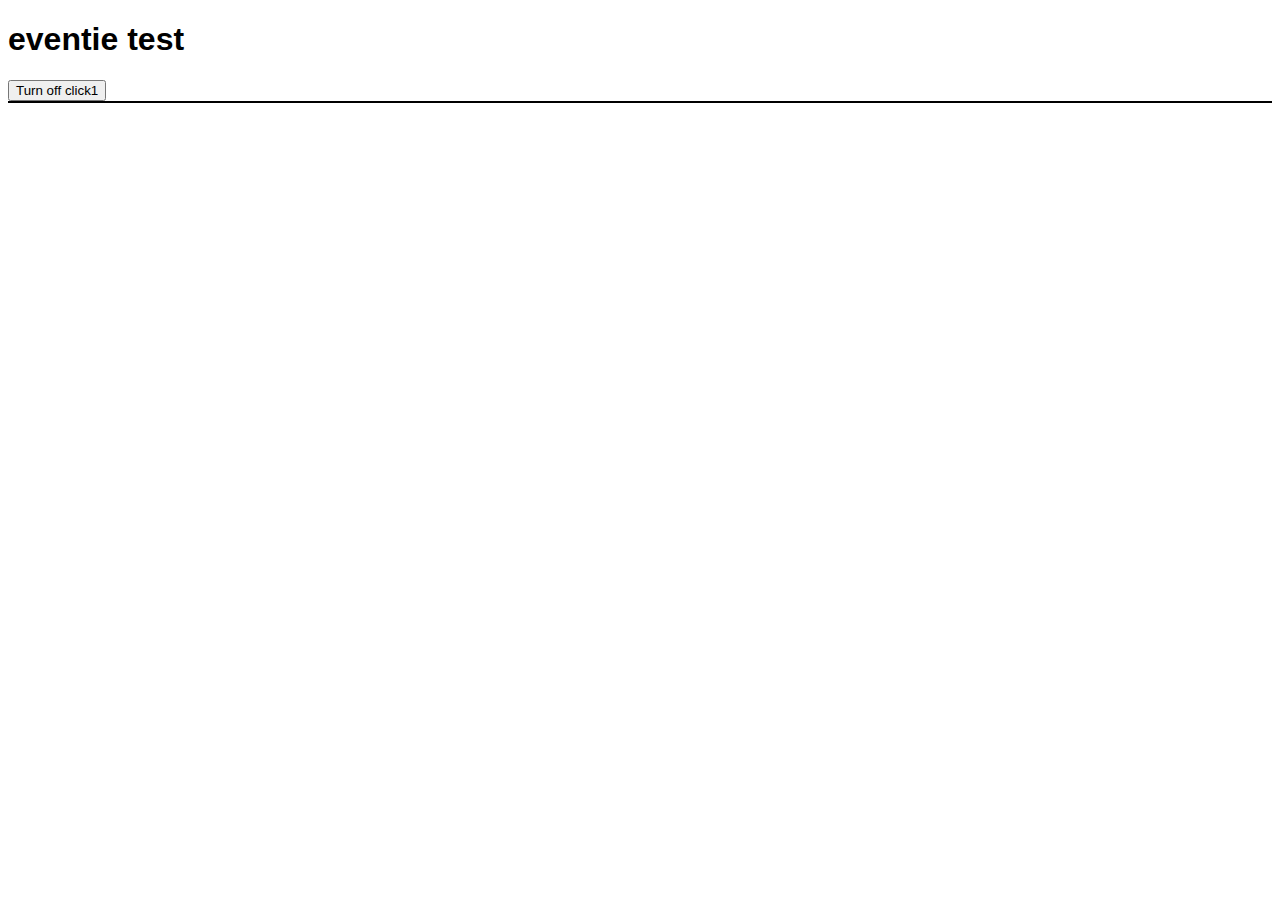
<file: node_modules/imagesloaded/node_modules/eventie/test.html>
<!doctype html>
<html>
<head>
  <meta charset="utf-8">

  <title>eventie test</title>
<style>
html, body { height: 100%; }

body { font-family: sans-serif; }

#output {
  font-size: 12px;
  border: 1px solid;
}
</style>

<script src="eventie.js"></script>
<script>
( function() {

var output;

function addText( message ) {
  output.innerHTML += '\<br\>' + message;
}

function Handler() {
  this.firstName = 'Ralph';
}

Handler.prototype.handleEvent = function( event ) {
  addText( this.firstName + ' handler on ' + event.type + ' at ' + (new Date()).getTime() );
};

function onClick1() {
  addText('click 1 on ' + this.nodeName + ' at ' + (new Date()).getTime() );
}

window.onload = function() {
  output = document.getElementById('output');
  var hndlr = new Handler();
    
  eventie.bind( document.body, 'click', onClick1 );
  eventie.bind( document.body, 'click', hndlr );
  eventie.bind( document.getElementById('turn-off'), 'click', function() {
    eventie.unbind( document.body, 'click', onClick1 );  
  }, false );

  function onResize() {
    console.log('resize');
  }

  eventie.bind( window, 'resize', onResize );
  eventie.unbind( window, 'resize', onResize );

  ( function() {
    var img = new Image();
    eventie.bind( img, 'load', function( event ) {
      var isImg = event.target === img;
      addText('img event.target is img: ' + isImg );
    });
    var w = Math.floor( Math.random() * 200 ) + 400;
    var h = Math.floor( Math.random() * 200 ) + 400;
    img.src = 'http://lorempixel.com/' + w + '/' + h;
  })();

};

})();
</script>

</head>
<body>

  <h1>eventie test</h1>

  <button id="turn-off">Turn off click1 </button>
  <div id="output"></div>

</body>
</html>
</file>
<file: masonry-docs/css/base.css>
* {
  -webkit-box-sizing: border-box;
     -moz-box-sizing: border-box;
          box-sizing: border-box;
}

body {
  font-family: 'Lucida Sans', 'Lucida Sans Regular', 'Lucida Grande', 'Lucida Sans Unicode', Arial, sans-serif;
  font-size: 15px;
  line-height: 1.5;
  color: #333;
  background: #D8D5D2;
}

/* margins */
h1, h2, h3, h4, h5, h6,
p,
ol, ul,
pre {
  margin-top: 0;
  margin-bottom: 1.0em;
}

/* Fonts
------------------------- */

/* Montserrat */
h1, h2, h3, h4, h5,
#site-nav,
#page-nav,
.tagline,
#what,
.masonry.counting .item:before,
.param-bit b,
.button,
.instruction,
#notification,
#footer .copyright {
  font-family: 'Montserrat', Gotham, 'Proxima Nova', 'Lucida Sans', 'Lucida Sans Regular', 'Lucida Grande', 'Lucida Sans Unicode', Arial, sans-serif;
}

/* ---- links ---- */

a,
a code {
  color: #A2C;
  text-decoration: none;
}

a:hover,
a:hover code {
  color: #D26;
}


/* ---- headers ---- */

h1, h2, h3, h4 {
  line-height: 1.25;
}

h1, h2 {
}

h1 {
  font-weight: bold;
  font-size: 2.65em;
  margin-bottom: 0.2em;
}

h3 {
  font-size: 1.4em;
  margin-bottom: 0.5em;
}

h4 {
  text-transform: uppercase;
  letter-spacing: 0.1em;
  font-size: 1.1em;
}

/* ---- lists ---- */

ul, ol {
  padding-left: 1.8em;
}
</file>
<file: masonry-docs/css/code.css>
/* Code
------------------------- */

pre, code {
  font-family: Consolas, Menlo, monospace;
  font-size: 14px;
  background: #222;
  color: white;
}

pre {
  padding: 0.8em;
  border-radius: 5px;
}

code {
  padding: 0.2em 0.3em;
  line-height: 1.2;
  border-radius: 3px;
}
pre code {
  padding: 0;
  line-height: 1.5;
  background: none;
}

a code {
  background: #A2C;
  color: white;
}

a:hover code {
  color: white;
  background: #D26;
}

code .string,
code .tag .value { color: #0C4; }
code .number, /* integer */
code .cp, /* doctype */
code .literal { color: #38F; } /*boolean*/
code .keyword { color: #F73; } /* keyword */
code .kd, /* storage */
code .attribute { color: #DC8; } /* markup attribute */
code .title { color: #9CF; }
code .params { color: #98D; }
code .p  { color: #EDB; } /* punctuation */
code .o  { color: #F63; }   /* operator */
code .nb { color: #AA97AC;} /* support */

/* comment */
code .comment { color: #999; font-style: italic; }

code .tag { color: #6CF; } /* Markup open tag */

code .id { color: #ABC; } /* css id */
code .class { color: #A63; }  /* CSS class */
code .rules { color: #FED; }
code .m  { color: #DE8E50; } /* CSS value */
code .nd { color: #9FAD7E; } /* CSS pseudo selector */
code .hexcolor { color: #F63; }
code .at_rule { color: #088; }
</file>
<file: masonry-docs/css/demos.css>
/* ---- demos ---- */

.demo .masonry,
.demo.masonry {
  background: white;
  border-radius: 5px;
}

.demo .button {
  margin-bottom: 0.8em;
}

/* ---- fit width ---- */

#fit-width {
  border: 2px solid white;
  border-radius: 6px;
}

#fit-width .masonry {
  margin: 10px auto;
}

/* ---- counting ---- */

.masonry.counting {
  counter-reset: item;
}

.masonry.counting .item:before {
  counter-increment: item;
  content: counter(item);
  display: block;
  color: white;
  padding-top: 0.2em;
  text-align: center;
  font-size: 18px;
}

/* ---- measurement demos ---- */

#gutter-opt-demo2 .item {
  margin-bottom: 10px;
}

/* responive column width */
#column-width-demo2 .grid-sizer { width: 20%; }
#column-width-demo2 .item { width: 20%; }
#column-width-demo2 .item.w2 { width: 40%; }

#row-height-demo2 .grid-sizer {
  height: 60px;
}

#gutter-opt-demo3 .gutter-sizer {
  width: 3%;
}

/* ---- stamp ---- */

.has-stamp {
  position: relative;
}

.demo .stamp {
  position: absolute;
  width: 30%;
  height: 60px;
  background: orange;
  border: 4px dotted black;
}

#stamp-opt-demo .stamp1 {
  left: 30%;
  top: 10px;
  width: 20%;
  height: 100px;
}

#stamp-opt-demo .stamp2 {
  right: 10%;
  top: 20px;
  width: 70%;
  height: 30px;
}

#stamp-demo .stamp {
  right: 10%;
  top: 10px;
  width: 35%;
  height: 70px;
}

#stamp-demo .item { opacity: 0.8; }

/* ---- clickable ---- */

.clickable .item:hover {
  border-color: white;
  background: #A2C;
  cursor: pointer;
}

/* ---- animate-item-size ---- */

/* item is invisible, but used for layout */
.masonry.animate-item-size-demo .item,
.masonry.animate-item-size-demo .item-content {
  width: 60px;
  height: 60px;
}

.masonry.animate-item-size-demo .item {
  border: none;
  background: transparent;
}

/* item-content is visible, and transitions size */
.animate-item-size-demo .item-content {
  width: 60px;
  height: 60px;
  background: #D26;
  border: 2px solid #333;
  border-color: hsla(0, 0%, 0%, 0.5);
  border-radius: 5px;
  -webkit-transition: width 0.4s, height 0.4s;
     -moz-transition: width 0.4s, height 0.4s;
       -o-transition: width 0.4s, height 0.4s;
          transition: width 0.4s, height 0.4s;
}

.animate-item-size-demo .item:hover .item-content {
  border-color: white;
  background: #A2C;
}

/* both item and item content change size */
.animate-item-size-demo .item.is-expanded,
.animate-item-size-demo .item.is-expanded .item-content {
  width: 180px;
  height: 120px;
}

.animate-item-size-demo .item.is-expanded {
  z-index: 2;
}

.animate-item-size-demo .item.is-expanded .item-content {
  background: #F90;
}


/* ---- animate item size responsive ---- */

#animate-item-size-responsive .item,
#animate-item-size-responsive .grid-sizer {
  width: 20%;
}

#animate-item-size-responsive .item-content {
  width:  100%;
  height: 100%;
}

/* item has expanded size */
#animate-item-size-responsive .item.is-expanded {
  width: 60%;
}
</file>
<file: masonry-docs/css/footer.css>
#footer {
  margin-top: 2.0em;
  font-size: 13px;
  font-style: italic;
  color: #888;
}

#footer .primary-content {
  padding: 2.0em 0;
}
</file>
<file: masonry-docs/css/hero.css>
#hero {
}

#hero .primary-content {
  padding-bottom: 20px;
}

#hero h1 {
  font-size: 70px;
  line-height: 1.2;
  letter-spacing: -0.01em;
  color: #D26;
  margin-bottom: 0.1em;
}

#hero .tagline {
  font-size: 24px;
  margin-bottom: 0.8em;
  line-height: 1.2;
}


/* ---- big ol buttons ---- */

.hero-masonry .button {
  display: block;
  font-size: 1.3em;
  line-height: 1.2em;
  position: relative;
  padding-left: 50px;
  background: #D26;
}

.hero-masonry .button:hover { background: #A2C; }

.hero-masonry .button .icon {
  font-size: 32px;
  position: absolute;
  left: 10px;
  top: 10px;
}

/* ---- hero masonry ---- */

.hero-masonry {
  background: white;
  border-radius: 10px;
  padding: 10px 1%;
  margin-bottom: 20px;
}

.hero-masonry:after {
  content: '';
  display: block;
  clear: both;
}

.hero-item,
.hero-masonry .grid-sizer {
  width: 46.9%; /* juse a lil under  47 */
  margin: 10px 1%;
  float: left;
  border-radius: 8px;
}

/* necessary for proper sizing with margins */
.hero-masonry .grid-sizer {
  position: absolute;
}

.hero-item.texty {
  background: #D8D6D2;
  padding: 10px;
}


.hero-item.has-title,
.hero-item.w2 {
  width: 96%;
}

.hero-item.has-example {
}

.hero-item.has-example a {
  font-size: 13px;
  font-weight: bold;
  background: #D26;
  color: white;
  display: block;
  border-radius: 10px 10px 8px 8px;
}

.hero-item.has-example a:hover {
  background: #A2C;
  color: white;
}

.hero-item.has-example img {
  display: block;
  max-width: 100%;
  border-radius: 8px 8px 0 0;
}

.hero-item.has-example .example-title {
  padding: 5px 10px;
  margin: 0;
}

/* enough width for 4 columns */
@media screen and ( min-width: 720px ) {

  .hero-item,
  .hero-masonry .grid-sizer {
    width: 22.5%;
  }

  .hero-item.has-title,
  .hero-item.w2 {
    width: 46.9%; /* just a lil under 47 */
  }

}

/* ---- desktop ---- */

@media screen and ( min-width: 960px ) {

  #hero h1 {
    font-size: 120px;
  }

  #hero .tagline {
    font-size: 32px;
  }

  /* just a little under 71.5 */
  .hero-item.has-title {
    width: 71.4%;
  }

  /* buttons */

  .big-ol-buttons .button {
    font-size: 1.6em;
    padding-left: 86px;
    min-height: 94px;
  }

  .big-ol-buttons .icon {
    font-size: 56px;
    left: 18px;
    top: 16px;
  }

}
</file>
<file: masonry-docs/css/icons.css>
@font-face {
	font-family: 'icomoon';
	src:url('../fonts/icomoon.eot');
	src:url('../fonts/icomoon.eot?#iefix') format('embedded-opentype'),
		url('../fonts/icomoon.woff') format('woff'),
		url('../fonts/icomoon.ttf') format('truetype'),
		url('../fonts/icomoon.svg#icomoon') format('svg');
	font-weight: normal;
	font-style: normal;
}

/* Use the following CSS code if you want to use data attributes for inserting your icons */
[data-icon]:before {
	font-family: 'icomoon';
	content: attr(data-icon);
	speak: none;
	font-weight: normal;
	font-variant: normal;
	font-style: normal;
	text-transform: none;
	line-height: 1;
	-webkit-font-smoothing: antialiased;
}

/* Use the following CSS code if you want to have a class per icon */
/*
Instead of a list of all class selectors,
you can use the generic selector below, but it's slower:
[class*="icon-"] {
*/
.icon {
	font-family: 'icomoon';
	speak: none;
	font-style: normal;
	font-weight: normal;
	font-variant: normal;
	text-transform: none;
	line-height: 1;
	-webkit-font-smoothing: antialiased;
}
.icon-file-download:before {
	content: "\e001";
}
.icon-folder-download:before {
	content: "\e002";
}
.icon-github:before {
	content: "\e000";
}
</file>
<file: masonry-docs/css/index.css>
/* ---- desktop  ---- */

@media screen and ( min-width: 960px ) {

  /* first primary content not used on homepage */
  .index-page #content > .primary-content:first-child {
    border-top: none;
    padding-top: 0;
  }

}
</file>
<file: masonry-docs/css/layout.css>
/* ---- primary-content ---- */

/* stuff that isn't in the gutter */
.primary-content {
  margin-left: 10px;
  margin-right: 10px;
}

#content .primary-content > * {
  max-width: 700px;
}

#content #notification,
#content #hero-demos {
  max-width: none;
}

/* ---- #content ---- */

#content h2,
#content .horiz-rule {
  font-size: 1.7em;
  font-weight: 400;
  padding: 0.4em 0;
}

#content h2:target {
  padding-left: 0.5em;
  background: #D26;
  color: white;
}

/* ---- #page-nav ---- */

#page-nav {
  padding: 1.0em 0;
  font-size: 13px;
  z-index: 2; /* above packeries */
}

#page-nav li {
  display: inline-block;
}

#page-nav li:after {
  content: ' •';
  margin: 0 0.3em;
  opacity: 0.5;
}

#page-nav li:last-child:after {
  content: none;
}

/* ---- row ---- */

.row .cell {
  margin-bottom: 0.8em;
}

/* clearfix */
.row:after {
  content: ' ';
  display: block;
  clear: both;
}

.row4 .cell {
  float: left;
  width: 48%;
  margin-right: 2%;
}

/* tablet-ish */
@media screen and ( min-width: 800px ) {

  #content .primary-content {
    padding-top: 20px;
    padding-bottom: 20px;
  }

  #content .primary-content > * {
    max-width: 700px;
  }

  /* stuff that can go extra wide */
  #content .primary-content .row,
  #content #notification,
  #content #hero-demos {
    max-width: 1200px;
  }

  .row {
    margin-bottom: 0.8em;
  }

  /* two column by default*/
  .row .cell {
    float: left;
    width: 48.75%;
    margin-right: 2.5%;
    margin-bottom: 0;
  }
  /* IE8 doesn't support :last-child */
  .lt-ie9 .row .cell { margin-right: 1.5%; }

  /* no margin */
/*  .example.row .cell {
    width: 50%;
    margin-right: 0;
  }*/

  /* three column */
  .row3 .cell {
    width: 31.6%;
  }

  /* four column */
  .row4 .cell {
    width: 23.1%;
  }

  .row .cell:last-child {
    margin-right: 0;
  }

}



/* desktop */
@media screen and ( min-width: 960px ) {

  .primary-content {
    margin-left: 6%;
    margin-right: 200px;
  }

  #page-nav {
    position: absolute;
    right: 0;
    top: 60px;
    list-style: none;
    padding: 0;
    width: 200px;
    padding: 10px;
  }

  #page-nav li {
    display: block;
    margin-bottom: 4px;
    margin-left: 0;
  }

  #page-nav li:after {
    content: none;
  }

}

/* fix #page-nav only if we have enough height */
@media screen and ( min-width: 960px ) and ( min-height: 540px ) {
  #page-nav {
    position: fixed;
  }
}
</file>
<file: masonry-docs/css/modules.css>
.tagline {
  font-size: 1.5em;
  line-height: 1.35;
  margin-bottom: 0.4em;
}

/* ---- button ---- */

.button {
  display: inline-block;
  background: #A2C;
  border: none;
  padding: 0.8em 1.0em;
  color: white;
  text-shadow: 0 -1px hsla(0, 0%, 0%, 0.3);
  cursor: pointer;
  border-radius: 7px;
}

.button:hover {
  background: #C3E;
  color: white;
}

.button:active {
  background: #91B;
  box-shadow: inset 0 1px 10px hsla(0, 0%, 0%, 0.6);
}

/* ---- #content ---- */

#content .primary-content,
#footer .primary-content {
  border-top: 2px solid #F8F5F2;
}

#content li {
  margin-bottom: 0.2em;
}

/* ---- parameters ---- */

.params {
  padding: 0;
  list-style: none;
}

.param {
  background: hsla(0, 0%, 0%, 0.075);
  padding: 0.4em 0.8em;
  margin: 0;
  border-radius: 5px;
}

.param,
.param code {
  font-size: 14px;
}

/* just one param */
div.param {
  margin-bottom: 0.4em;
}

.param-bit {
  display: inline;
  display: inline-block;
  margin-bottom: 0;
  margin-right: 1.0em;
}

.param-bit:last-child { margin-right: 0}

.param-name {
  font-size: 15px;
  font-weight: normal;
  color: #333;
}

.param-bit b {
  font-weight: normal;
}

.param-bit.type .value {
  color: #279;
}

/* ---- masonry ---- */

.masonry {
}

/* clearfix */
.masonry:before,
.masonry:after {
  content: " ";
  display: table;
}

.masonry:after {
  clear: both;
}

/* ---- masonry items ---- */

.masonry .item {
  width:  60px;
  height: 40px;
  float: left;
  background: #D26;
  border: 2px solid #333;
  border-color: hsla(0, 0%, 0%, 0.5);
  border-radius: 5px;
}

.masonry .item.w2 { width:  120px; }
.masonry .item.w3 { width:  180px; }
.masonry .item.w4 { width:  240px; }

.masonry .item.h2 { height:  70px; }
.masonry .item.h3 { height: 100px; }
.masonry .item.h4 { height: 150px; }

.masonry .item.gigante {
  width: 180px;
  height: 180px;
  z-index: 10; /* keep it above other items */
}

/* ---- instruction ---- */

.instruction {
  font-size: 18px;
  margin-bottom: 0.2em;
  color: #888;
}

/* ---- warning ---- */

.warning {
  position: relative;
  min-height: 40px;
  background: #FF8;
  border-radius: 5px;
  margin-bottom: 0.8em;
  padding: 10px;
  padding-left: 60px;
}

.warning p:last-child {
  margin-bottom: 0;
}

.warning:before {
  content: '!';
  display: block;
  position: absolute;
  left: 10px;
  top: 10px;
  width: 40px;
  height: 40px;
  border-radius: 20px;
  background: red;
  line-height: 40px;
  text-align: center;
  font-weight: bold;
  font-size: 30px;
  color: white;
}

/* ---- notification ---- */

#notification {
  display: none; /* hide by default */
  position: fixed;
  z-index: 20; /* above most stuff */
  bottom: 0px;
  right: 0px;
  background: #A2C;
  padding: 0.5em;
  color: white;
  font-size: 20px;
  pointer-events: none;
}

/* ---- desktop media query ---- */

@media screen and ( min-width: 960px ) {
  .tagline {
    font-size: 1.8em;
  }
}
</file>
<file: masonry-docs/css/site-nav.css>
/* ---- site nav ---- */

#site-nav {
}

#site-nav,
#site-nav h1 {
  line-height: 44px;
}


/* clear fix */
#site-nav:after {
  content: ' ';
  display: table;
  clear: both;
}

#site-nav h1 {
  float: left;
  text-align: center;
  font-size: 1.5em;
  margin: 0;
}

#site-nav h1 a {
  padding: 0 0.8em;
  display: block;
  color: #D26;
}

#site-nav h1 a:hover {
  background: #A2C;
  color: white;
}

#site-nav a {
  background: none;
}

#site-nav ol {
  list-style: none;
  font-size: 15px;
  margin-bottom: 0;
}

#site-nav ol:after {
  content: ' ';
  display: table;
  clear: both;
}

#site-nav li {
  float: left;
}

#site-nav ol a {
  display: block;
  padding: 0 1.0em;
}

#site-nav ol a:hover {
  background: #D26;
  color: white;
}

/* selected */
.options-page #site-nav .nav-options a,
.methods-page #site-nav .nav-methods a,
.events-page #site-nav .nav-events a,
.draggable-page #site-nav .nav-draggable a,
.license-page #site-nav .nav-license a,
.appendix-page #site-nav .nav-appendix a,
.faq-page #site-nav .nav-faq a {
  color: white;
}


@media screen and ( min-width: 960px ) {

  /* hide h1 on index */
  .index-page #site-nav h1 {
    visibility: hidden;
  }

  #site-nav,
  #site-nav h1 {
    line-height: 60px;
    margin-left: -0.5em;
  }

  #site-nav h1 {
    height: 60px;
    font-size: 2.0em;
  }

  #site-nav ol {
    font-size: 17px;
  }

}
</file>
